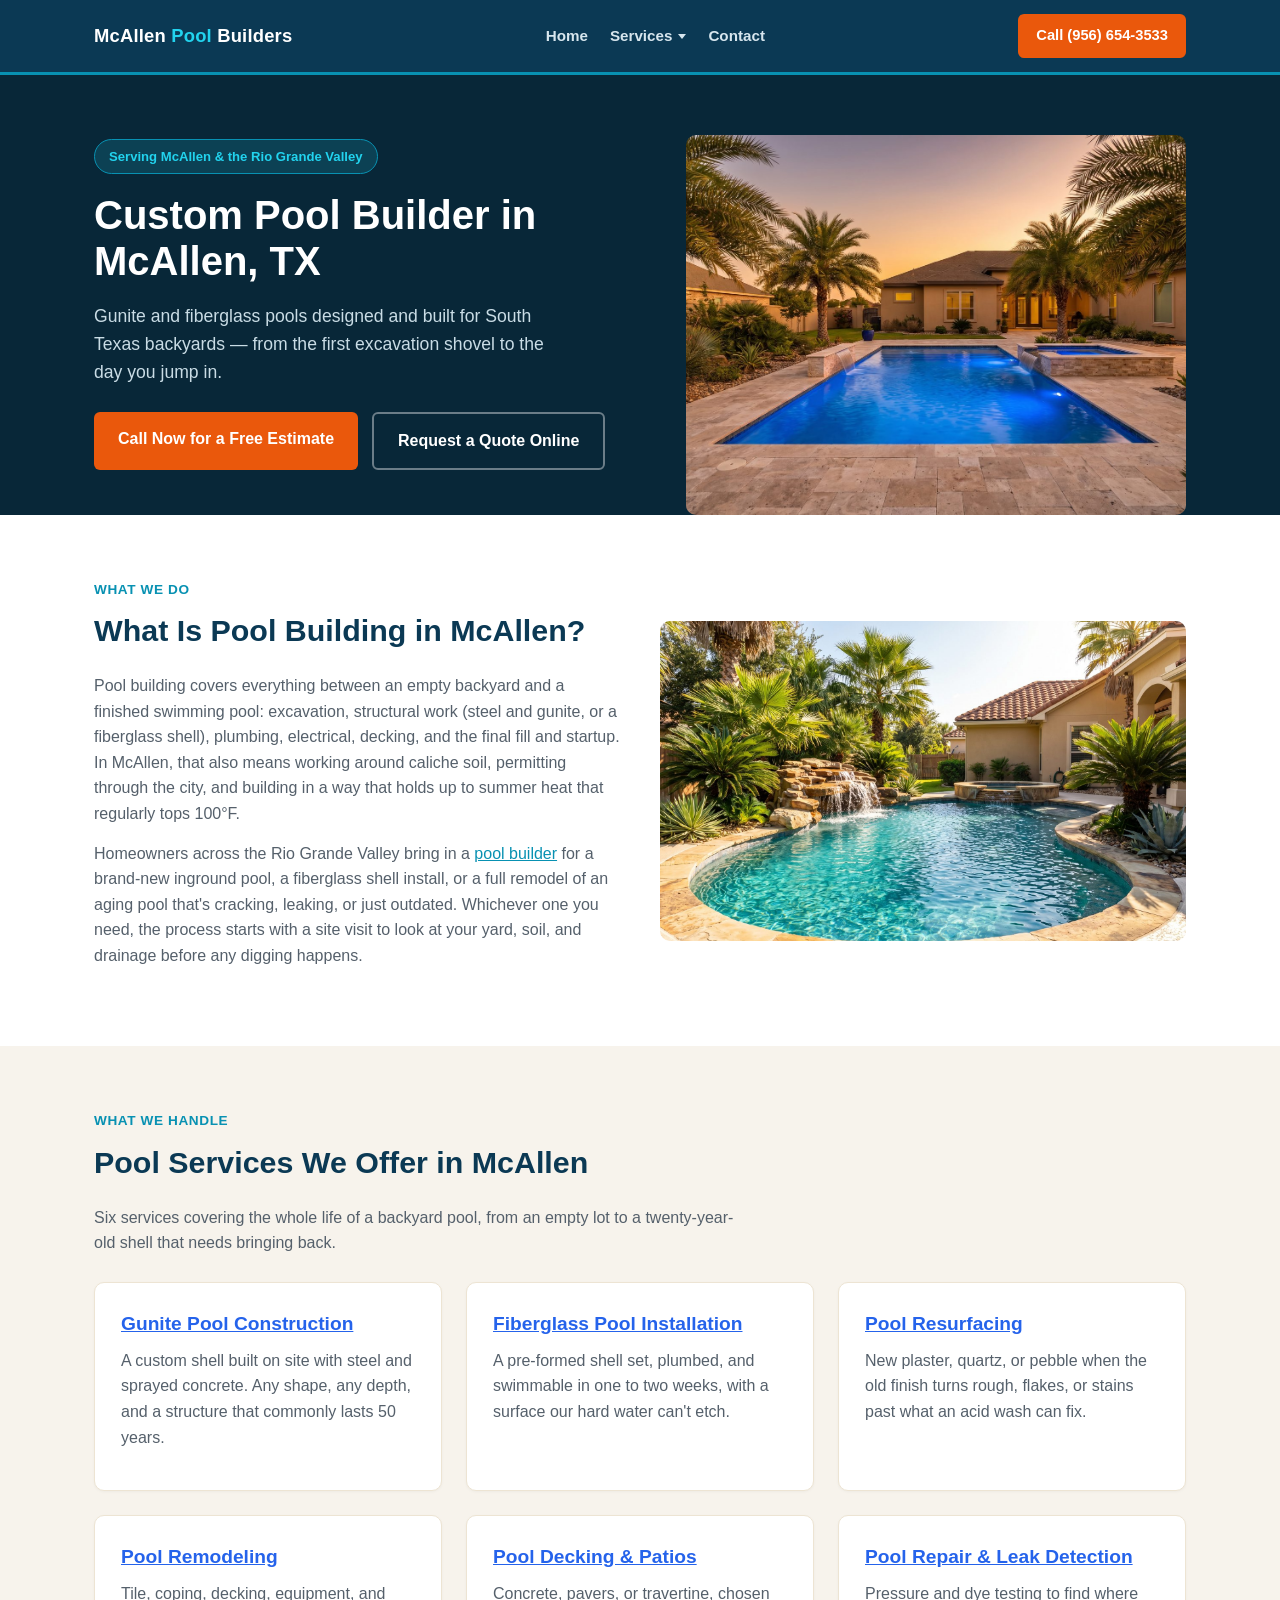
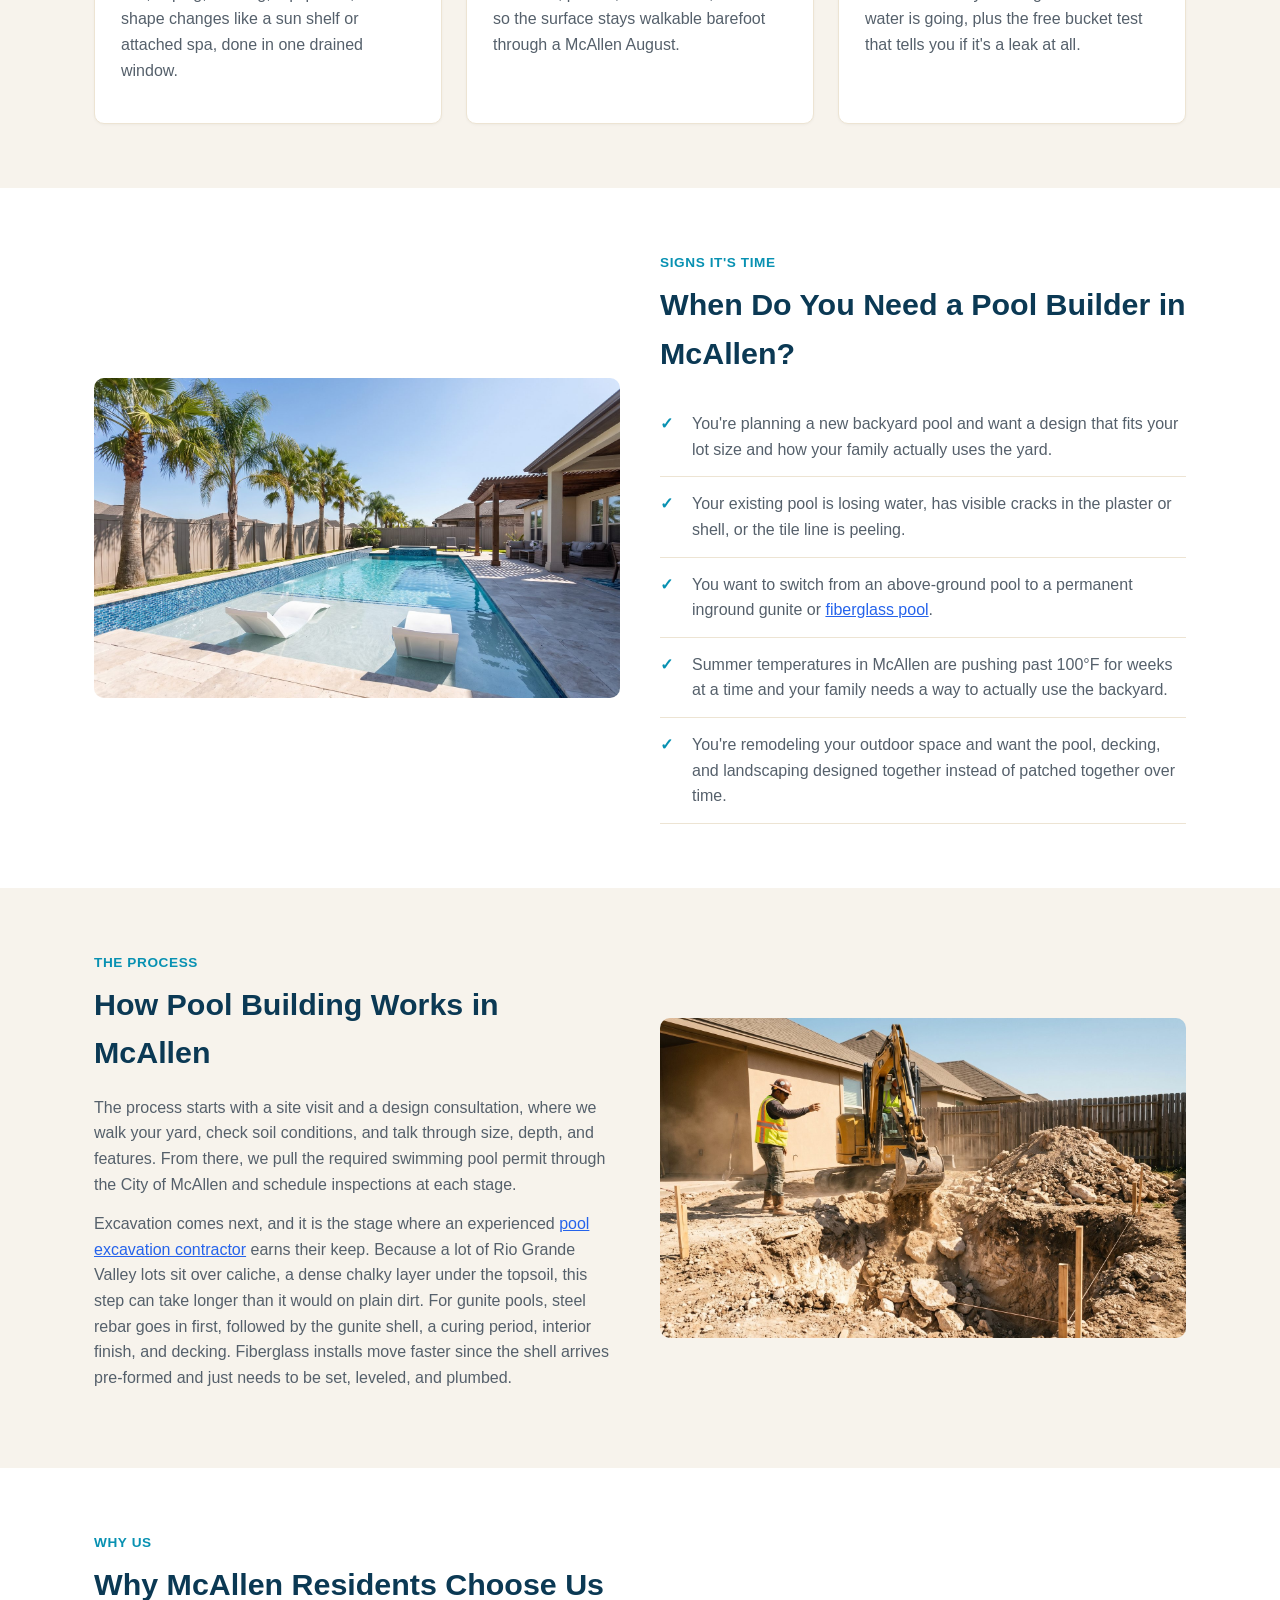
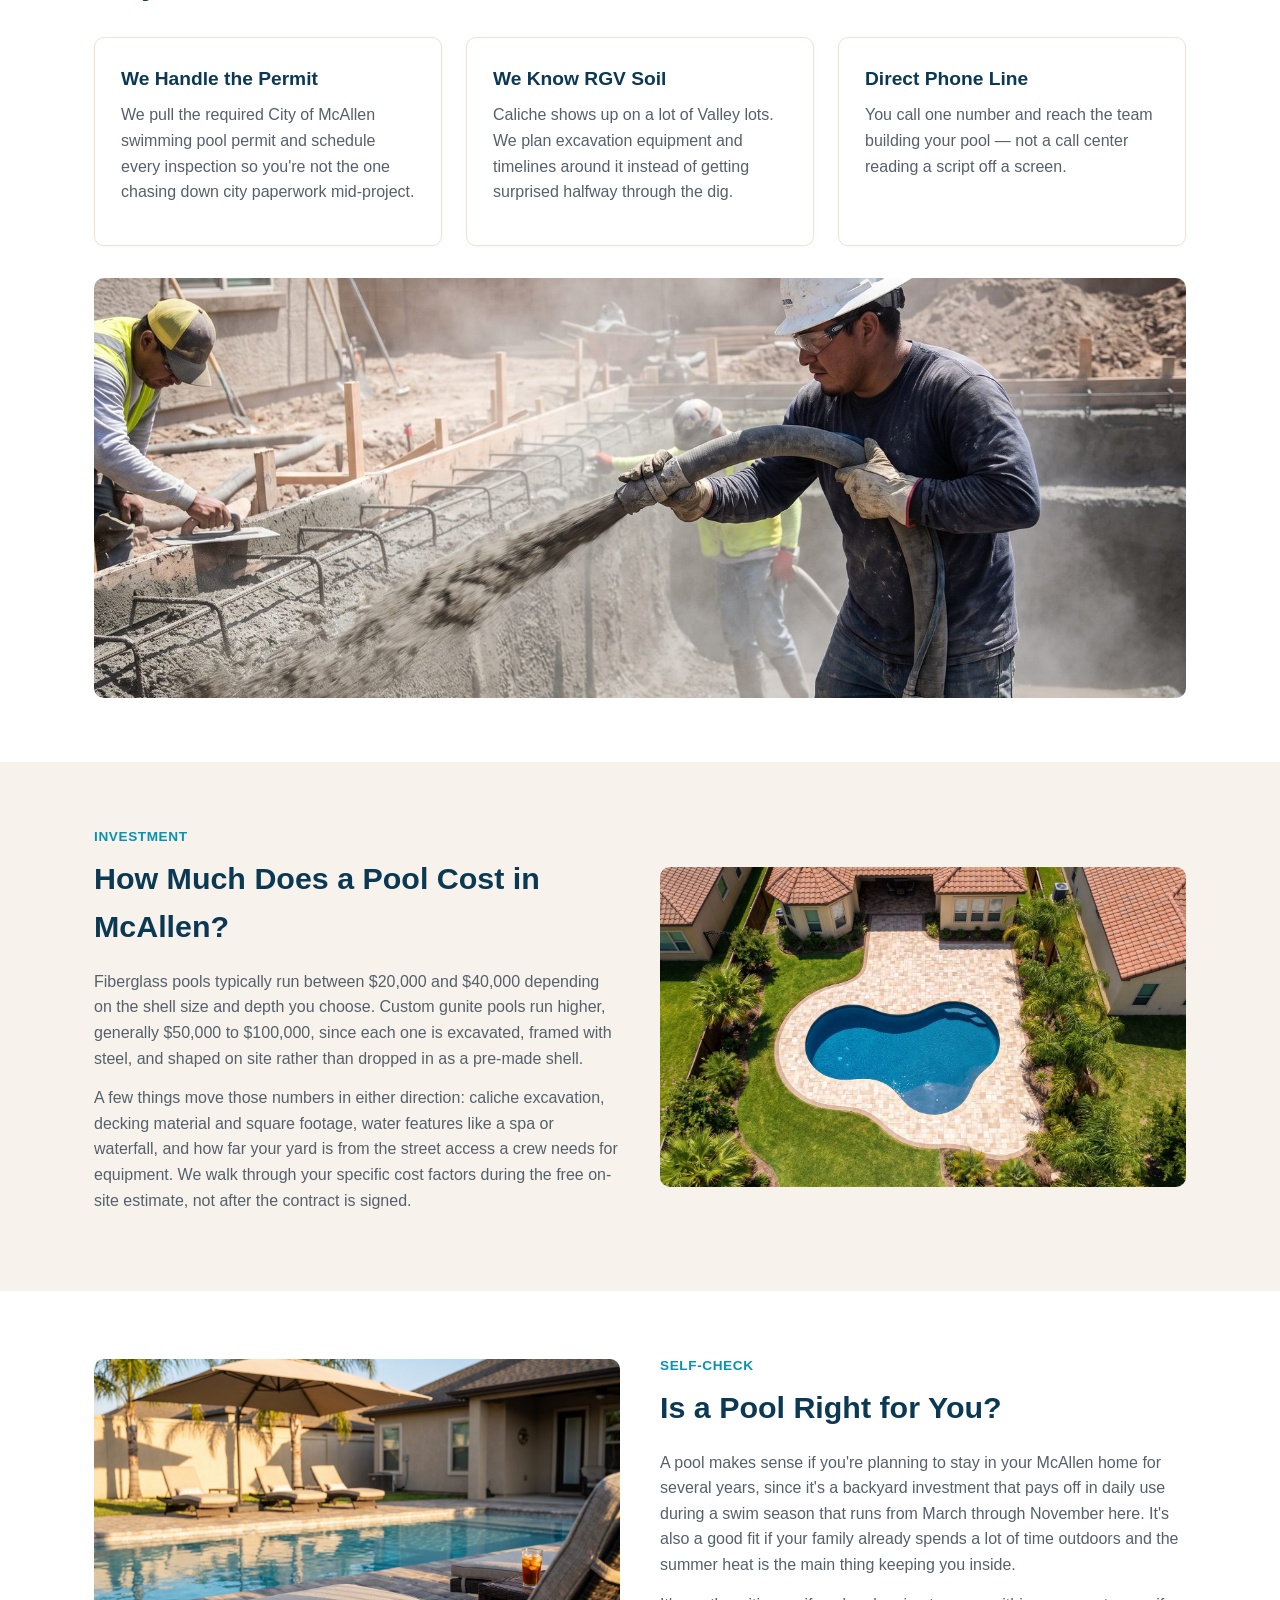
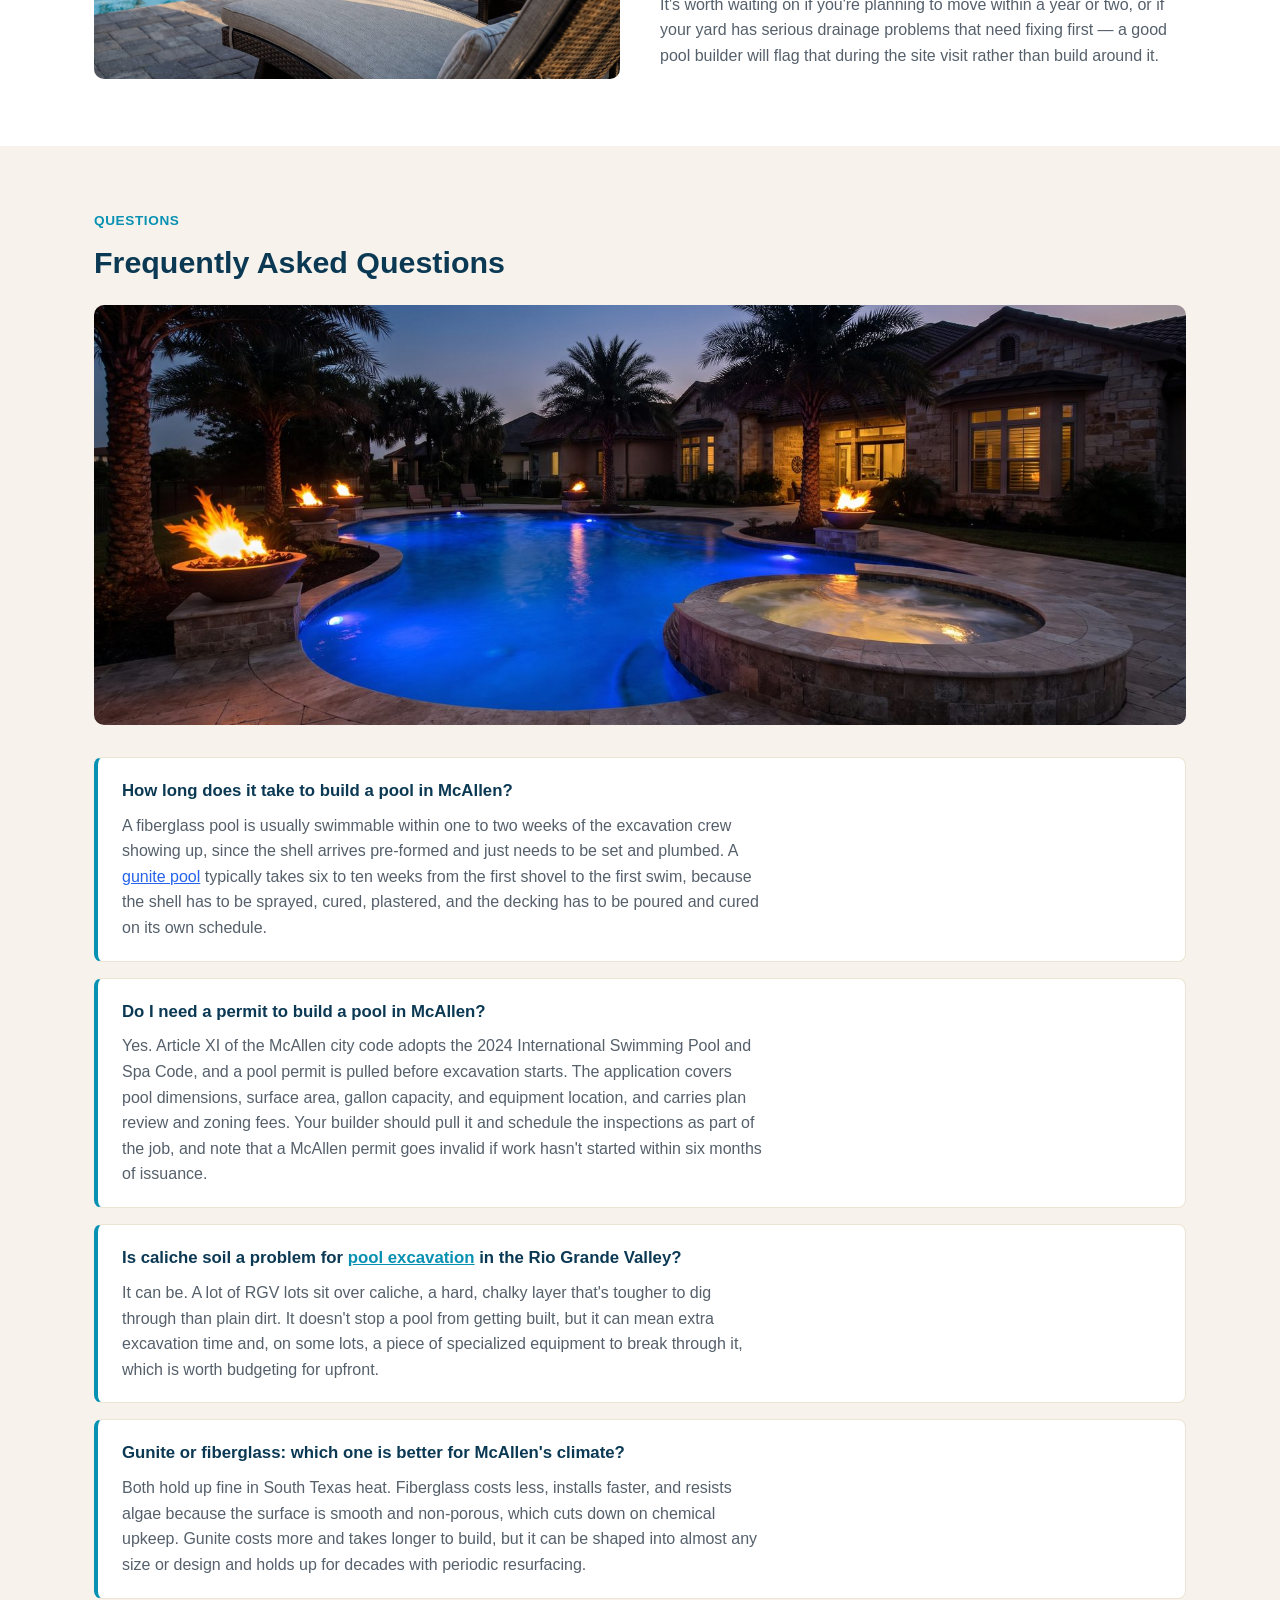
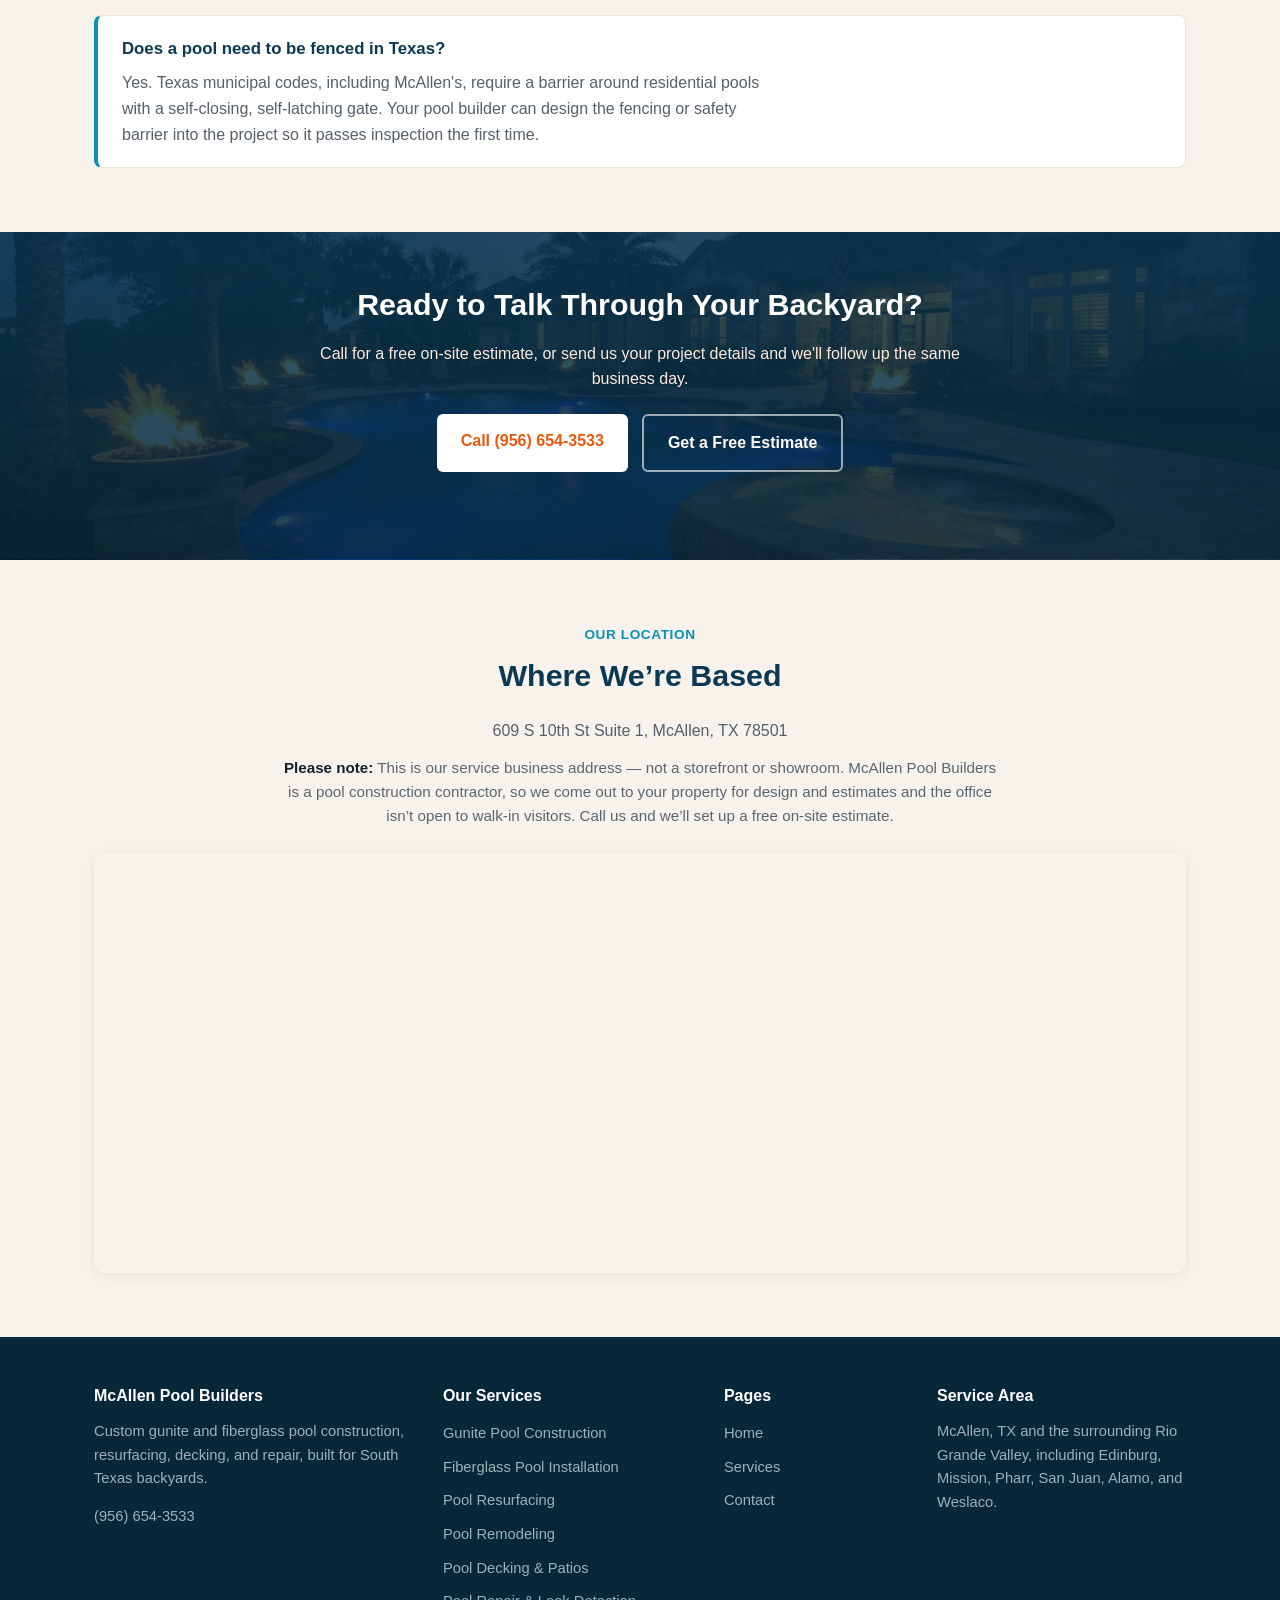
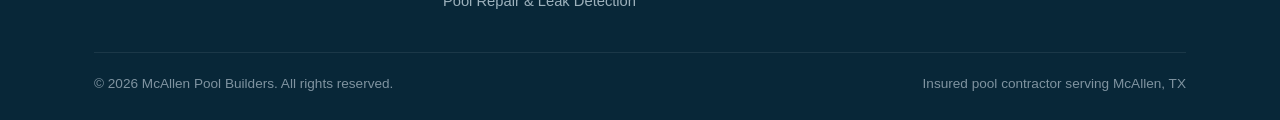
<file: index.html>
<!DOCTYPE html>

<html lang="en">
<head>
<link href="https://www.mcallenpoolbuilders.com/" rel="canonical"/>
<meta charset="utf-8"/>
<meta content="width=device-width, initial-scale=1.0" name="viewport"/>
<meta content="3usnAA2Hc35Qdj6KDBo5ALiQiFgTye6iGPglAsky8vU" name="google-site-verification">
<title>Pool Builder in McAllen, TX | Gunite &amp; Fiberglass Pools</title>
<meta content="Custom pool builder in McAllen, TX. Gunite and fiberglass pools built for South Texas heat. Call for a free on-site estimate today." name="description"/>
<link href="styles.css" rel="stylesheet"/>
<script type="application/ld+json">
{
  "@context": "https://schema.org",
  "@type": "LocalBusiness",
  "name": "McAllen Pool Builders",
  "telephone": "+19566543533",
  "address": {
    "@type": "PostalAddress",
    "addressLocality": "McAllen",
    "addressRegion": "TX",
    "addressCountry": "US"
  },
  "areaServed": "McAllen, TX",
  "description": "Custom gunite and fiberglass pool builder in McAllen, TX",
  "openingHours": "Mo-Fr 08:00-18:00"
}
</script>
<script type="application/ld+json">
{
  "@context": "https://schema.org",
  "@type": "FAQPage",
  "mainEntity": [
    {
      "@type": "Question",
      "name": "How long does it take to build a pool in McAllen?",
      "acceptedAnswer": { "@type": "Answer", "text": "A fiberglass pool is usually swimmable within one to two weeks of the excavation crew showing up, since the shell arrives pre-formed and just needs to be set and plumbed. A gunite pool typically takes six to ten weeks from the first shovel to the first swim, because the shell has to be sprayed, cured, plastered, and the decking has to be poured and cured on its own schedule." }
    },
    {
      "@type": "Question",
      "name": "Do I need a permit to build a pool in McAllen?",
      "acceptedAnswer": { "@type": "Answer", "text": "Yes. Article XI of the McAllen city code adopts the 2024 International Swimming Pool and Spa Code, and a pool permit is pulled before excavation starts. The application covers pool dimensions, surface area, gallon capacity, and equipment location, and carries plan review and zoning fees. Your builder should pull it and schedule the inspections as part of the job, and note that a McAllen permit goes invalid if work hasn't started within six months of issuance." }
    },
    {
      "@type": "Question",
      "name": "Is caliche soil a problem for pool excavation in the Rio Grande Valley?",
      "acceptedAnswer": { "@type": "Answer", "text": "It can be. A lot of RGV lots sit over caliche, a hard, chalky layer that's tougher to dig through than plain dirt. It doesn't stop a pool from getting built, but it can mean extra excavation time and, on some lots, a piece of specialized equipment to break through it, which is worth budgeting for upfront." }
    },
    {
      "@type": "Question",
      "name": "Gunite or fiberglass: which one is better for McAllen's climate?",
      "acceptedAnswer": { "@type": "Answer", "text": "Both hold up fine in South Texas heat. Fiberglass costs less, installs faster, and resists algae because the surface is smooth and non-porous, which cuts down on chemical upkeep. Gunite costs more and takes longer to build, but it can be shaped into almost any size or design and holds up for decades with periodic resurfacing." }
    },
    {
      "@type": "Question",
      "name": "Does a pool need to be fenced in Texas?",
      "acceptedAnswer": { "@type": "Answer", "text": "Yes. Texas municipal codes, including McAllen's, require a barrier around residential pools with a self-closing, self-latching gate. Your pool builder can design the fencing or safety barrier into the project so it passes inspection the first time." }
    },
    {
      "@type": "Question",
      "name": "How much does a pool cost in McAllen?",
      "acceptedAnswer": { "@type": "Answer", "text": "Fiberglass pools generally run in the $20,000 to $40,000 range depending on size and depth. Custom gunite pools run higher, typically $50,000 to $100,000, since every shell is poured and shaped on site. Decking, water features, and lot conditions like caliche can move either number up or down." }
    }
  ]
}
</script>
</meta></head>
<body>
<nav class="site-nav">
<div class="nav-inner">
<a class="nav-logo" href="/">McAllen <span>Pool</span> Builders</a>
<ul class="nav-links">
<li><a href="/">Home</a></li>
<li class="has-dropdown">
<a href="services.html">Services</a>
<div class="dropdown-menu">
<ul class="dropdown-menu-list">
<li><a href="gunite-pool-construction-mcallen.html">Gunite Pool Construction</a></li>
<li><a href="fiberglass-pool-installation-mcallen.html">Fiberglass Pool Installation</a></li>
<li><a href="pool-resurfacing-mcallen.html">Pool Resurfacing &amp; Replastering</a></li>
<li><a href="pool-remodeling-mcallen.html">Pool Remodeling</a></li>
<li><a href="pool-decking-mcallen.html">Pool Decking &amp; Patios</a></li>
<li><a href="pool-leak-detection-mcallen.html">Pool Repair &amp; Leak Detection</a></li>
</ul>
</div>
</li>
<li><a href="contact.html">Contact</a></li>
</ul>
<a class="nav-cta" href="tel:+19566543533">Call (956) 654-3533</a>
</div>
</nav>
<header class="hero">
<div class="container hero-grid">
<div>
<span class="hero-badge">Serving McAllen &amp; the Rio Grande Valley</span>
<h1>Custom Pool Builder in McAllen, TX</h1>
<p class="lead">Gunite and fiberglass pools designed and built for South Texas backyards — from the first excavation shovel to the day you jump in.</p>
<div class="hero-ctas">
<a class="btn btn-primary" href="tel:+19566543533">Call Now for a Free Estimate</a>
<a class="btn btn-secondary" href="contact.html">Request a Quote Online</a>
</div>
</div>
<div class="hero-image">
<img alt="Custom gunite pool with a raised spa built by a McAllen pool builder in a Rio Grande Valley backyard at sunset" src="images/custom-pool-mcallen-hero.jpg" width="1600" height="893" fetchpriority="high" decoding="async"/>
</div>
</div>
</header>
<section class="section-white">
<div class="container two-col">
<div>
<span class="eyebrow">What We Do</span>
<h2>What Is Pool Building in McAllen?</h2>
<p>Pool building covers everything between an empty backyard and a finished swimming pool: excavation, structural work (steel and gunite, or a fiberglass shell), plumbing, electrical, decking, and the final fill and startup. In McAllen, that also means working around caliche soil, permitting through the city, and building in a way that holds up to summer heat that regularly tops 100°F.</p>
<p>Homeowners across the Rio Grande Valley bring in a <a href="https://poolbuildersasheville.com/">pool builder</a> for a brand-new inground pool, a fiberglass shell install, or a full remodel of an aging pool that's cracking, leaking, or just outdated. Whichever one you need, the process starts with a site visit to look at your yard, soil, and drainage before any digging happens.</p>
</div>
<div>
<img alt="Custom freeform pool with a rock waterfall and attached spa built in McAllen, TX" src="images/custom-pool-waterfall-spa-mcallen.jpg" width="1600" height="1073" loading="lazy" decoding="async"/>
</div>
</div>
</section>
<section class="section-sand">
<div class="container">
<span class="eyebrow">What We Handle</span>
<h2>Pool Services We Offer in McAllen</h2>
<p>Six services covering the whole life of a backyard pool, from an empty lot to a twenty-year-old shell that needs bringing back.</p>
<div class="card-grid" style="margin-top:26px;">
<div class="card">
<h3><a href="gunite-pool-construction-mcallen.html" style="color: #2563eb; text-decoration: underline;">Gunite Pool Construction</a></h3>
<p>A custom shell built on site with steel and sprayed concrete. Any shape, any depth, and a structure that commonly lasts 50 years.</p>
</div>
<div class="card">
<h3><a href="https://birminghampoolpros.com/" style="color: #2563eb; text-decoration: underline;">Fiberglass Pool Installation</a></h3>
<p>A pre-formed shell set, plumbed, and swimmable in one to two weeks, with a surface our hard water can't etch.</p>
</div>
<div class="card">
<h3><a href="pool-resurfacing-mcallen.html" style="color: #2563eb; text-decoration: underline;">Pool Resurfacing</a></h3>
<p>New plaster, quartz, or pebble when the old finish turns rough, flakes, or stains past what an acid wash can fix.</p>
</div>
<div class="card">
<h3><a href="pool-remodeling-mcallen.html" style="color: #2563eb; text-decoration: underline;">Pool Remodeling</a></h3>
<p>Tile, coping, decking, equipment, and shape changes like a sun shelf or attached spa, done in one drained window.</p>
</div>
<div class="card">
<h3><a href="pool-decking-mcallen.html" style="color: #2563eb; text-decoration: underline;">Pool Decking &amp; Patios</a></h3>
<p>Concrete, pavers, or travertine, chosen so the surface stays walkable barefoot through a McAllen August.</p>
</div>
<div class="card">
<h3><a href="pool-leak-detection-mcallen.html" style="color: #2563eb; text-decoration: underline;">Pool Repair &amp; Leak Detection</a></h3>
<p>Pressure and dye testing to find where water is going, plus the free bucket test that tells you if it's a leak at all.</p>
</div>
</div>
</div>
</section>
<section class="section-white">
<div class="container two-col">
<div>
<img alt="Modern custom pool with a tanning ledge sun shelf and travertine deck at a McAllen home" src="images/custom-pool-sun-shelf-mcallen.jpg" width="1600" height="1073" loading="lazy" decoding="async"/>
</div>
<div>
<span class="eyebrow">Signs It's Time</span>
<h2>When Do You Need a Pool Builder in McAllen?</h2>
<ul class="trigger-list">
<li>You're planning a new backyard pool and want a design that fits your lot size and how your family actually uses the yard.</li>
<li>Your existing pool is losing water, has visible cracks in the plaster or shell, or the tile line is peeling.</li>
<li>You want to switch from an above-ground pool to a permanent inground gunite or <a href="fiberglass-pool-installation-mcallen.html" style="color: #2563eb; text-decoration: underline;">fiberglass pool</a>.</li>
<li>Summer temperatures in McAllen are pushing past 100°F for weeks at a time and your family needs a way to actually use the backyard.</li>
<li>You're remodeling your outdoor space and want the pool, decking, and landscaping designed together instead of patched together over time.</li>
</ul>
</div>
</div>
</section>
<section class="section-sand">
<div class="container two-col">
<div>
<span class="eyebrow">The Process</span>
<h2>How Pool Building Works in McAllen</h2>
<p>The process starts with a site visit and a design consultation, where we walk your yard, check soil conditions, and talk through size, depth, and features. From there, we pull the required swimming pool permit through the City of McAllen and schedule inspections at each stage.</p>
<p>Excavation comes next, and it is the stage where an experienced <a href="https://www.flemingtonexcavation.com/" style="color: #2563eb; text-decoration: underline;">pool excavation contractor</a> earns their keep. Because a lot of Rio Grande Valley lots sit over caliche, a dense chalky layer under the topsoil, this step can take longer than it would on plain dirt. For gunite pools, steel rebar goes in first, followed by the gunite shell, a curing period, interior finish, and decking. Fiberglass installs move faster since the shell arrives pre-formed and just needs to be set, leveled, and plumbed.</p>
</div>
<div>
<img alt="Pool builder crew excavating a swimming pool through caliche soil in a McAllen backyard" src="images/pool-contractors-excavation-mcallen.jpg" width="1600" height="1073" loading="lazy" decoding="async"/>
</div>
</div>
</section>
<section class="section-white">
<div class="container">
<span class="eyebrow">Why Us</span>
<h2>Why McAllen Residents Choose Us</h2>
<div class="card-grid" style="margin-bottom:32px;">
<div class="card">
<h3>We Handle the Permit</h3>
<p>We pull the required City of McAllen swimming pool permit and schedule every inspection so you're not the one chasing down city paperwork mid-project.</p>
</div>
<div class="card">
<h3>We Know RGV Soil</h3>
<p>Caliche shows up on a lot of Valley lots. We plan excavation equipment and timelines around it instead of getting surprised halfway through the dig.</p>
</div>
<div class="card">
<h3>Direct Phone Line</h3>
<p>You call one number and reach the team building your pool — not a call center reading a script off a screen.</p>
</div>
</div>
<img alt="McAllen pool contractor spraying gunite into a new swimming pool shell" src="images/pool-contractor-spraying-gunite-mcallen.jpg" width="1600" height="1073" loading="lazy" decoding="async" style="border-radius:10px; width:100%; max-height:420px; object-fit:cover;"/>
</div>
</section>
<section class="section-sand">
<div class="container two-col">
<div>
<span class="eyebrow">Investment</span>
<h2>How Much Does a Pool Cost in McAllen?</h2>
<p>Fiberglass pools typically run between $20,000 and $40,000 depending on the shell size and depth you choose. Custom gunite pools run higher, generally $50,000 to $100,000, since each one is excavated, framed with steel, and shaped on site rather than dropped in as a pre-made shell.</p>
<p>A few things move those numbers in either direction: caliche excavation, decking material and square footage, water features like a spa or waterfall, and how far your yard is from the street access a crew needs for equipment. We walk through your specific cost factors during the free on-site estimate, not after the contract is signed.</p>
</div>
<div>
<img alt="Aerial view of a finished custom pool and paver deck at a McAllen, TX home" src="images/custom-pool-aerial-mcallen.jpg" width="1600" height="893" loading="lazy" decoding="async"/>
</div>
</div>
</section>
<section class="section-white">
<div class="container two-col">
<div>
<img alt="Paver pool deck with lounge chairs beside a custom pool in McAllen, TX" src="images/pool-deck-patio-mcallen.jpg" width="1600" height="1073" loading="lazy" decoding="async"/>
</div>
<div>
<span class="eyebrow">Self-Check</span>
<h2>Is a Pool Right for You?</h2>
<p>A pool makes sense if you're planning to stay in your McAllen home for several years, since it's a backyard investment that pays off in daily use during a swim season that runs from March through November here. It's also a good fit if your family already spends a lot of time outdoors and the summer heat is the main thing keeping you inside.</p>
<p>It's worth waiting on if you're planning to move within a year or two, or if your yard has serious drainage problems that need fixing first — a good pool builder will flag that during the site visit rather than build around it.</p>
</div>
</div>
</section>
<section class="section-sand">
<div class="container">
<span class="eyebrow">Questions</span>
<h2>Frequently Asked Questions</h2>
<img alt="Custom McAllen pool lit at twilight with a raised spa and fire bowls on the deck" src="images/custom-pool-twilight-mcallen.jpg" width="1600" height="893" loading="lazy" decoding="async" style="border-radius:10px; width:100%; max-height:420px; object-fit:cover; margin-bottom:32px;"/>
<div class="faq-grid">
<div class="faq-card">
<h3>How long does it take to build a pool in McAllen?</h3>
<p>A fiberglass pool is usually swimmable within one to two weeks of the excavation crew showing up, since the shell arrives pre-formed and just needs to be set and plumbed. A <a href="gunite-pool-construction-mcallen.html" style="color: #2563eb; text-decoration: underline;">gunite pool</a> typically takes six to ten weeks from the first shovel to the first swim, because the shell has to be sprayed, cured, plastered, and the decking has to be poured and cured on its own schedule.</p>
</div>
<div class="faq-card">
<h3>Do I need a permit to build a pool in McAllen?</h3>
<p>Yes. Article XI of the McAllen city code adopts the 2024 International Swimming Pool and Spa Code, and a pool permit is pulled before excavation starts. The application covers pool dimensions, surface area, gallon capacity, and equipment location, and carries plan review and zoning fees. Your builder should pull it and schedule the inspections as part of the job, and note that a McAllen permit goes invalid if work hasn't started within six months of issuance.</p>
</div>
<div class="faq-card">
<h3>Is caliche soil a problem for <a href="https://www.belvidereexcavation.com/">pool excavation</a> in the Rio Grande Valley?</h3>
<p>It can be. A lot of RGV lots sit over caliche, a hard, chalky layer that's tougher to dig through than plain dirt. It doesn't stop a pool from getting built, but it can mean extra excavation time and, on some lots, a piece of specialized equipment to break through it, which is worth budgeting for upfront.</p>
</div>
<div class="faq-card">
<h3>Gunite or fiberglass: which one is better for McAllen's climate?</h3>
<p>Both hold up fine in South Texas heat. Fiberglass costs less, installs faster, and resists algae because the surface is smooth and non-porous, which cuts down on chemical upkeep. Gunite costs more and takes longer to build, but it can be shaped into almost any size or design and holds up for decades with periodic resurfacing.</p>
</div>
<div class="faq-card">
<h3>Does a pool need to be fenced in Texas?</h3>
<p>Yes. Texas municipal codes, including McAllen's, require a barrier around residential pools with a self-closing, self-latching gate. Your pool builder can design the fencing or safety barrier into the project so it passes inspection the first time.</p>
</div>
</div>
</div>
</section>
<section class="cta-banner" style="background-image: linear-gradient(rgba(11,57,84,0.82), rgba(8,39,56,0.88)), url('images/custom-pool-twilight-mcallen.jpg'); background-size: cover; background-position: center;">
<div class="container">
<h2>Ready to Talk Through Your Backyard?</h2>
<p>Call for a free on-site estimate, or send us your project details and we'll follow up the same business day.</p>
<div class="hero-ctas" style="justify-content:center;">
<a class="btn" href="tel:+19566543533" style="background:#fff;color:#ea580c;">Call (956) 654-3533</a>
<a class="btn btn-secondary" href="contact.html">Get a Free Estimate</a>
</div>
</div>
</section>
<!-- MAP / LOCATION -->
<section class="section-sand">
<div class="container" style="text-align:center;">
<span class="eyebrow">Our Location</span>
<h2>Where We&rsquo;re Based</h2>
<p style="margin:0 auto 12px;">609 S 10th St Suite 1, McAllen, TX 78501</p>
<p style="max-width:720px;margin:0 auto 24px;font-size:0.95rem;color:#5b6570;"><strong style="color:#16202b;">Please note:</strong> This is our service business address &mdash; not a storefront or showroom. McAllen Pool Builders is a pool construction contractor, so we come out to your property for design and estimates and the office isn&rsquo;t open to walk-in visitors. Call us and we&rsquo;ll set up a free on-site estimate.</p>
<div style="border-radius:10px; overflow:hidden; box-shadow:0 2px 12px rgba(0,0,0,0.08);">
<iframe title="Map to McAllen Pool Builders service address, 609 S 10th St Suite 1, McAllen, TX 78501" src="https://www.google.com/maps?q=609%20S%2010th%20St%20Suite%201%2C%20McAllen%2C%20TX%2078501&amp;output=embed" width="100%" height="420" style="border:0; display:block;" loading="lazy" referrerpolicy="no-referrer-when-downgrade" allowfullscreen></iframe>
</div>
</div>
</section>
<footer>
<div class="container">
<div class="footer-grid">
<div>
<h4>McAllen Pool Builders</h4>
<p>Custom gunite and fiberglass pool construction, resurfacing, decking, and repair, built for South Texas backyards.</p>
<p><a href="tel:+19566543533">(956) 654-3533</a></p>
</div>
<div>
<h4>Our Services</h4>
<ul>
<li><a href="gunite-pool-construction-mcallen.html">Gunite Pool Construction</a></li>
<li><a href="fiberglass-pool-installation-mcallen.html">Fiberglass Pool Installation</a></li>
<li><a href="pool-resurfacing-mcallen.html">Pool Resurfacing</a></li>
<li><a href="pool-remodeling-mcallen.html">Pool Remodeling</a></li>
<li><a href="pool-decking-mcallen.html">Pool Decking &amp; Patios</a></li>
<li><a href="pool-leak-detection-mcallen.html">Pool Repair &amp; Leak Detection</a></li>
</ul>
</div>
<div>
<h4>Pages</h4>
<ul>
<li><a href="/">Home</a></li>
<li><a href="services.html">Services</a></li>
<li><a href="contact.html">Contact</a></li>
</ul>
</div>
<div>
<h4>Service Area</h4>
<p>McAllen, TX and the surrounding Rio Grande Valley, including Edinburg, Mission, Pharr, San Juan, Alamo, and Weslaco.</p>
</div>
</div>
<div class="footer-bottom">
<span>© 2026 McAllen Pool Builders. All rights reserved.</span>
<span>Insured pool contractor serving McAllen, TX</span>
</div>
</div>
</footer>
</body>
</html>
</file>
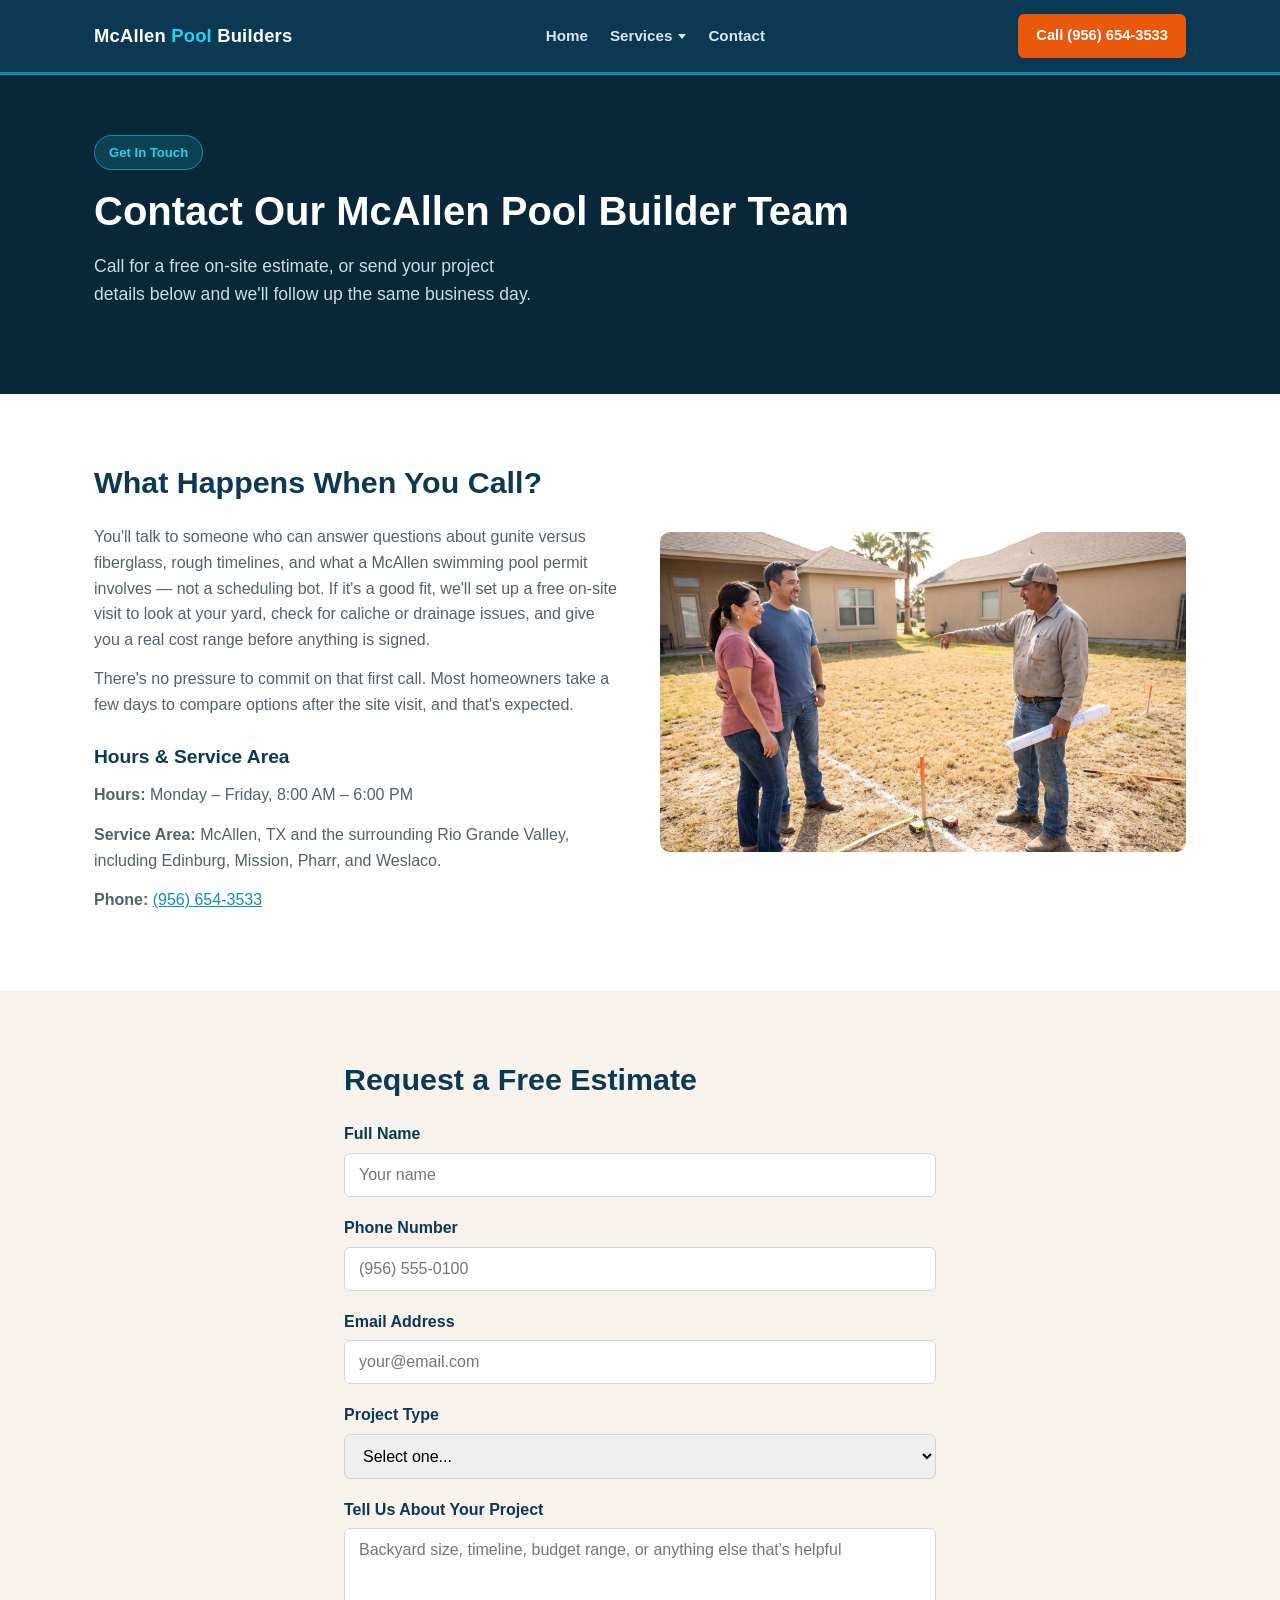
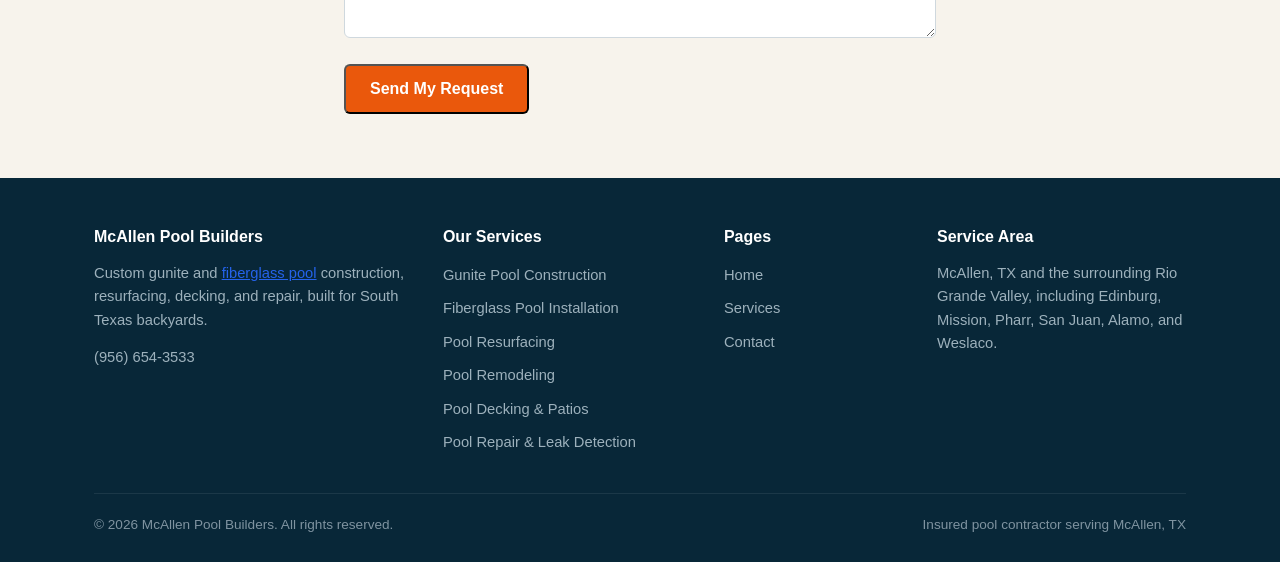
<file: contact.html>
<!DOCTYPE html>

<html lang="en">
<head>
<link href="https://www.mcallenpoolbuilders.com/contact.html" rel="canonical"/>
<meta charset="utf-8"/>
<meta content="width=device-width, initial-scale=1.0" name="viewport"/>
<title>Contact McAllen Pool Builders | Free Estimate</title>
<meta content="Get a free pool building estimate in McAllen, TX. Call (956) 654-3533 or send your project details online." name="description"/>
<link href="styles.css" rel="stylesheet"/>
<script type="application/ld+json">
{
  "@context": "https://schema.org",
  "@type": "LocalBusiness",
  "name": "McAllen Pool Builders",
  "telephone": "+19566543533",
  "address": {
    "@type": "PostalAddress",
    "addressLocality": "McAllen",
    "addressRegion": "TX",
    "addressCountry": "US"
  },
  "areaServed": "McAllen, TX",
  "description": "Custom gunite and fiberglass pool builder in McAllen, TX",
  "openingHours": "Mo-Fr 08:00-18:00"
}
</script>
</head>
<body>
<nav class="site-nav">
<div class="nav-inner">
<a class="nav-logo" href="/">McAllen <span>Pool</span> Builders</a>
<ul class="nav-links">
<li><a href="/">Home</a></li>
<li class="has-dropdown">
<a href="services.html">Services</a>
<div class="dropdown-menu">
<ul class="dropdown-menu-list">
<li><a href="gunite-pool-construction-mcallen.html">Gunite Pool Construction</a></li>
<li><a href="fiberglass-pool-installation-mcallen.html">Fiberglass Pool Installation</a></li>
<li><a href="pool-resurfacing-mcallen.html">Pool Resurfacing &amp; Replastering</a></li>
<li><a href="pool-remodeling-mcallen.html">Pool Remodeling</a></li>
<li><a href="pool-decking-mcallen.html">Pool Decking &amp; Patios</a></li>
<li><a href="pool-leak-detection-mcallen.html">Pool Repair &amp; Leak Detection</a></li>
</ul>
</div>
</li>
<li><a href="contact.html">Contact</a></li>
</ul>
<a class="nav-cta" href="tel:+19566543533">Call (956) 654-3533</a>
</div>
</nav>
<header class="hero" style="padding-bottom: 60px;">
<div class="container">
<span class="hero-badge">Get In Touch</span>
<h1>Contact Our McAllen Pool Builder Team</h1>
<p class="lead">Call for a free on-site estimate, or send your project details below and we'll follow up the same business day.</p>
</div>
</header>
<section class="section-white">
<div class="container two-col">
<div>
<h2>What Happens When You Call?</h2>
<p>You'll talk to someone who can answer questions about gunite versus fiberglass, rough timelines, and what a McAllen swimming pool permit involves — not a scheduling bot. If it's a good fit, we'll set up a free on-site visit to look at your yard, check for caliche or drainage issues, and give you a real cost range before anything is signed.</p>
<p>There's no pressure to commit on that first call. Most homeowners take a few days to compare options after the site visit, and that's expected.</p>
<h3 style="margin-top:24px;">Hours &amp; Service Area</h3>
<p><strong>Hours:</strong> Monday – Friday, 8:00 AM – 6:00 PM</p>
<p><strong>Service Area:</strong> McAllen, TX and the surrounding Rio Grande Valley, including Edinburg, Mission, Pharr, and Weslaco.</p>
<p><strong>Phone:</strong> <a href="tel:+19566543533">(956) 654-3533</a></p>
</div>
<div>
<img alt="McAllen pool builder walking a homeowner&#x27;s backyard during a free on-site pool estimate" src="images/pool-builder-consultation-mcallen.jpg" width="1600" height="1073" loading="lazy" decoding="async"/>
</div>
</div>
</section>
<section class="section-sand">
<div class="container" style="max-width: 640px;">
<h2>Request a Free Estimate</h2>
<form action="https://formspree.io/f/mvzezpne" method="POST">
<input name="_subject" type="hidden" value="New Lead — Pool Builder in McAllen, TX"/>
<div class="form-group">
<label for="name">Full Name</label>
<input id="name" name="name" placeholder="Your name" required="" type="text"/>
</div>
<div class="form-group">
<label for="phone">Phone Number</label>
<input id="phone" name="phone" placeholder="(956) 555-0100" required="" type="tel"/>
</div>
<div class="form-group">
<label for="email">Email Address</label>
<input id="email" name="email" placeholder="your@email.com" type="email"/>
</div>
<div class="form-group">
<label for="project">Project Type</label>
<select id="project" name="project">
<option value="">Select one...</option>
<option value="New gunite pool">New gunite pool</option>
<option value="New fiberglass pool">New fiberglass pool</option>
<option value="Pool remodel or resurfacing">Pool remodel or resurfacing</option>
<option value="Not sure yet">Not sure yet</option>
</select>
</div>
<div class="form-group">
<label for="message">Tell Us About Your Project</label>
<textarea id="message" name="message" placeholder="Backyard size, timeline, budget range, or anything else that's helpful"></textarea>
</div>
<input name="_gotcha" style="display:none" tabindex="-1" type="text"/>
<button class="btn btn-primary" type="submit">Send My Request</button>
</form>
</div>
</section>
<footer>
<div class="container">
<div class="footer-grid">
<div>
<h4>McAllen Pool Builders</h4>
<p>Custom gunite and <a href="fiberglass-pool-installation-mcallen.html" style="color: #2563eb; text-decoration: underline;">fiberglass pool</a> construction, resurfacing, decking, and repair, built for South Texas backyards.</p>
<p><a href="tel:+19566543533">(956) 654-3533</a></p>
</div>
<div>
<h4>Our Services</h4>
<ul>
<li><a href="gunite-pool-construction-mcallen.html">Gunite Pool Construction</a></li>
<li><a href="fiberglass-pool-installation-mcallen.html">Fiberglass Pool Installation</a></li>
<li><a href="pool-resurfacing-mcallen.html">Pool Resurfacing</a></li>
<li><a href="pool-remodeling-mcallen.html">Pool Remodeling</a></li>
<li><a href="pool-decking-mcallen.html">Pool Decking &amp; Patios</a></li>
<li><a href="pool-leak-detection-mcallen.html">Pool Repair &amp; Leak Detection</a></li>
</ul>
</div>
<div>
<h4>Pages</h4>
<ul>
<li><a href="/">Home</a></li>
<li><a href="services.html">Services</a></li>
<li><a href="contact.html">Contact</a></li>
</ul>
</div>
<div>
<h4>Service Area</h4>
<p>McAllen, TX and the surrounding Rio Grande Valley, including Edinburg, Mission, Pharr, San Juan, Alamo, and Weslaco.</p>
</div>
</div>
<div class="footer-bottom">
<span>© 2026 McAllen Pool Builders. All rights reserved.</span>
<span>Insured pool contractor serving McAllen, TX</span>
</div>
</div>
</footer>
</body>
</html>
</file>
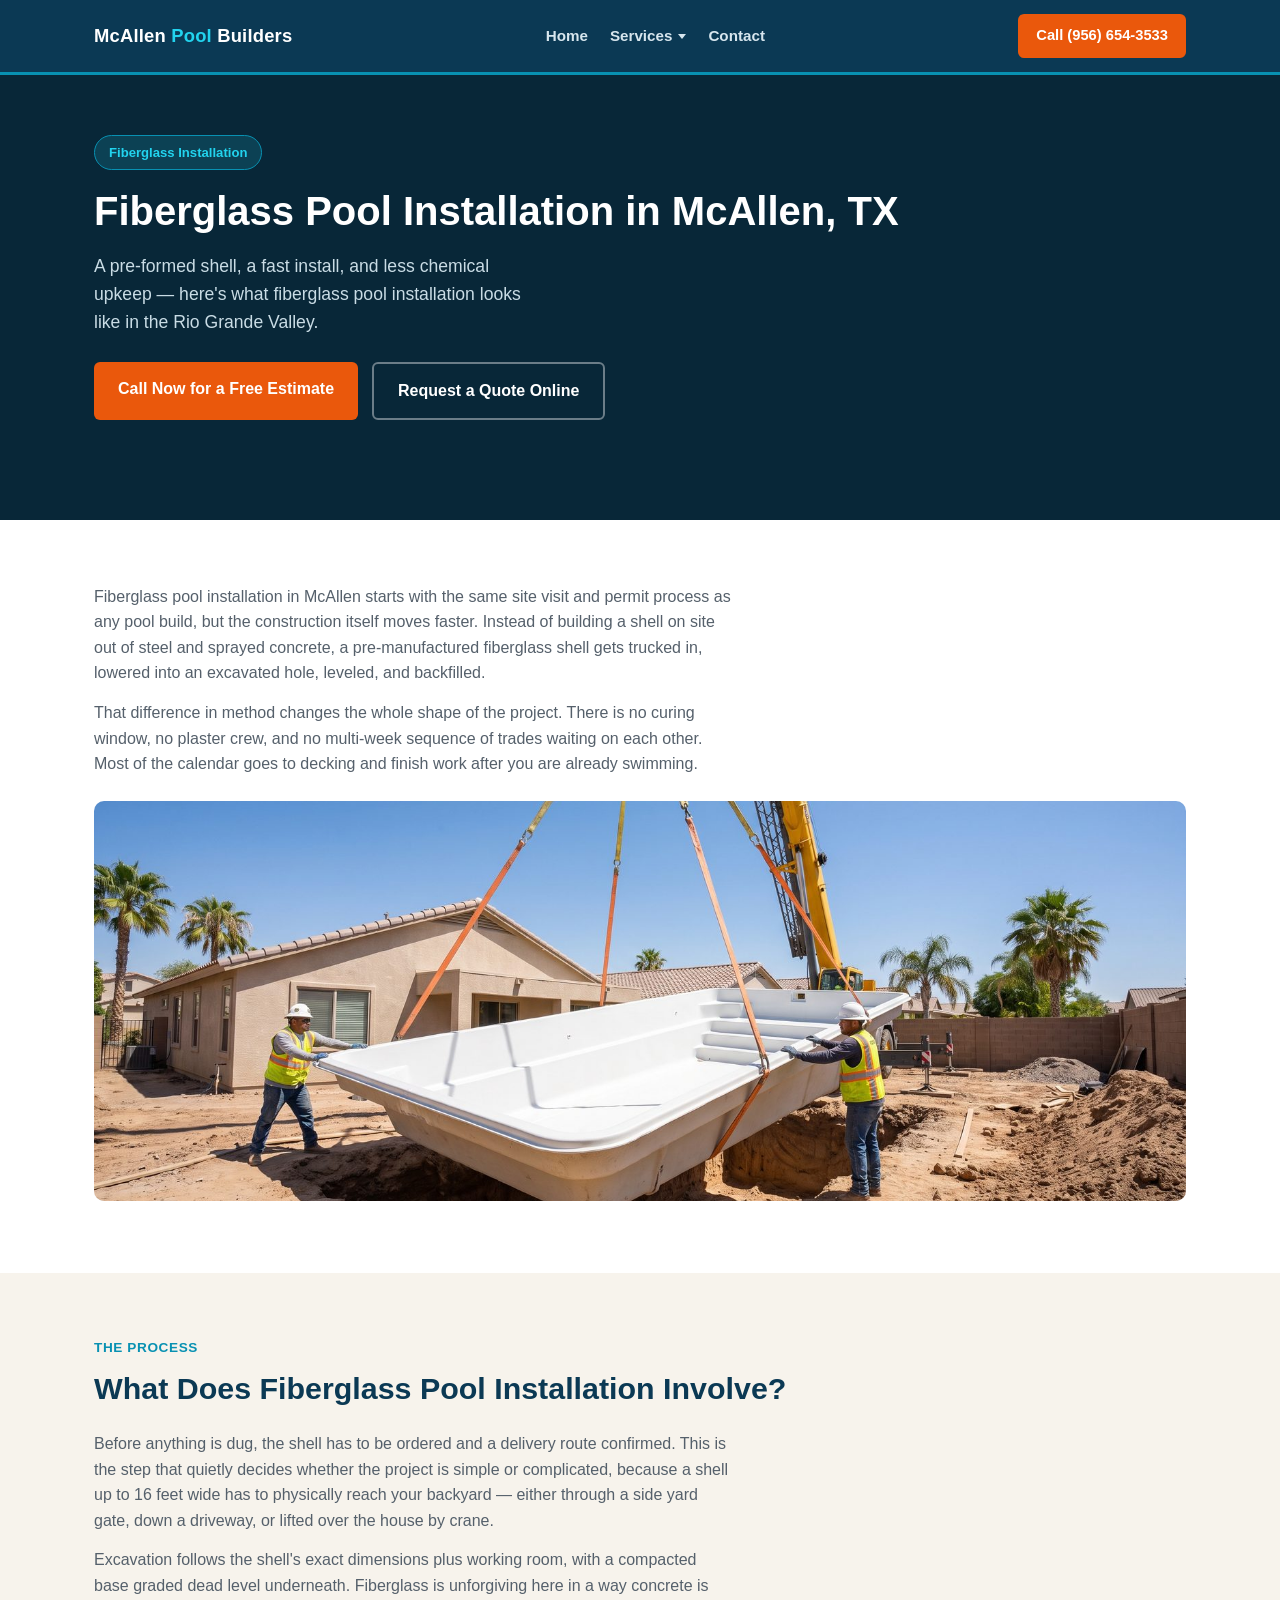
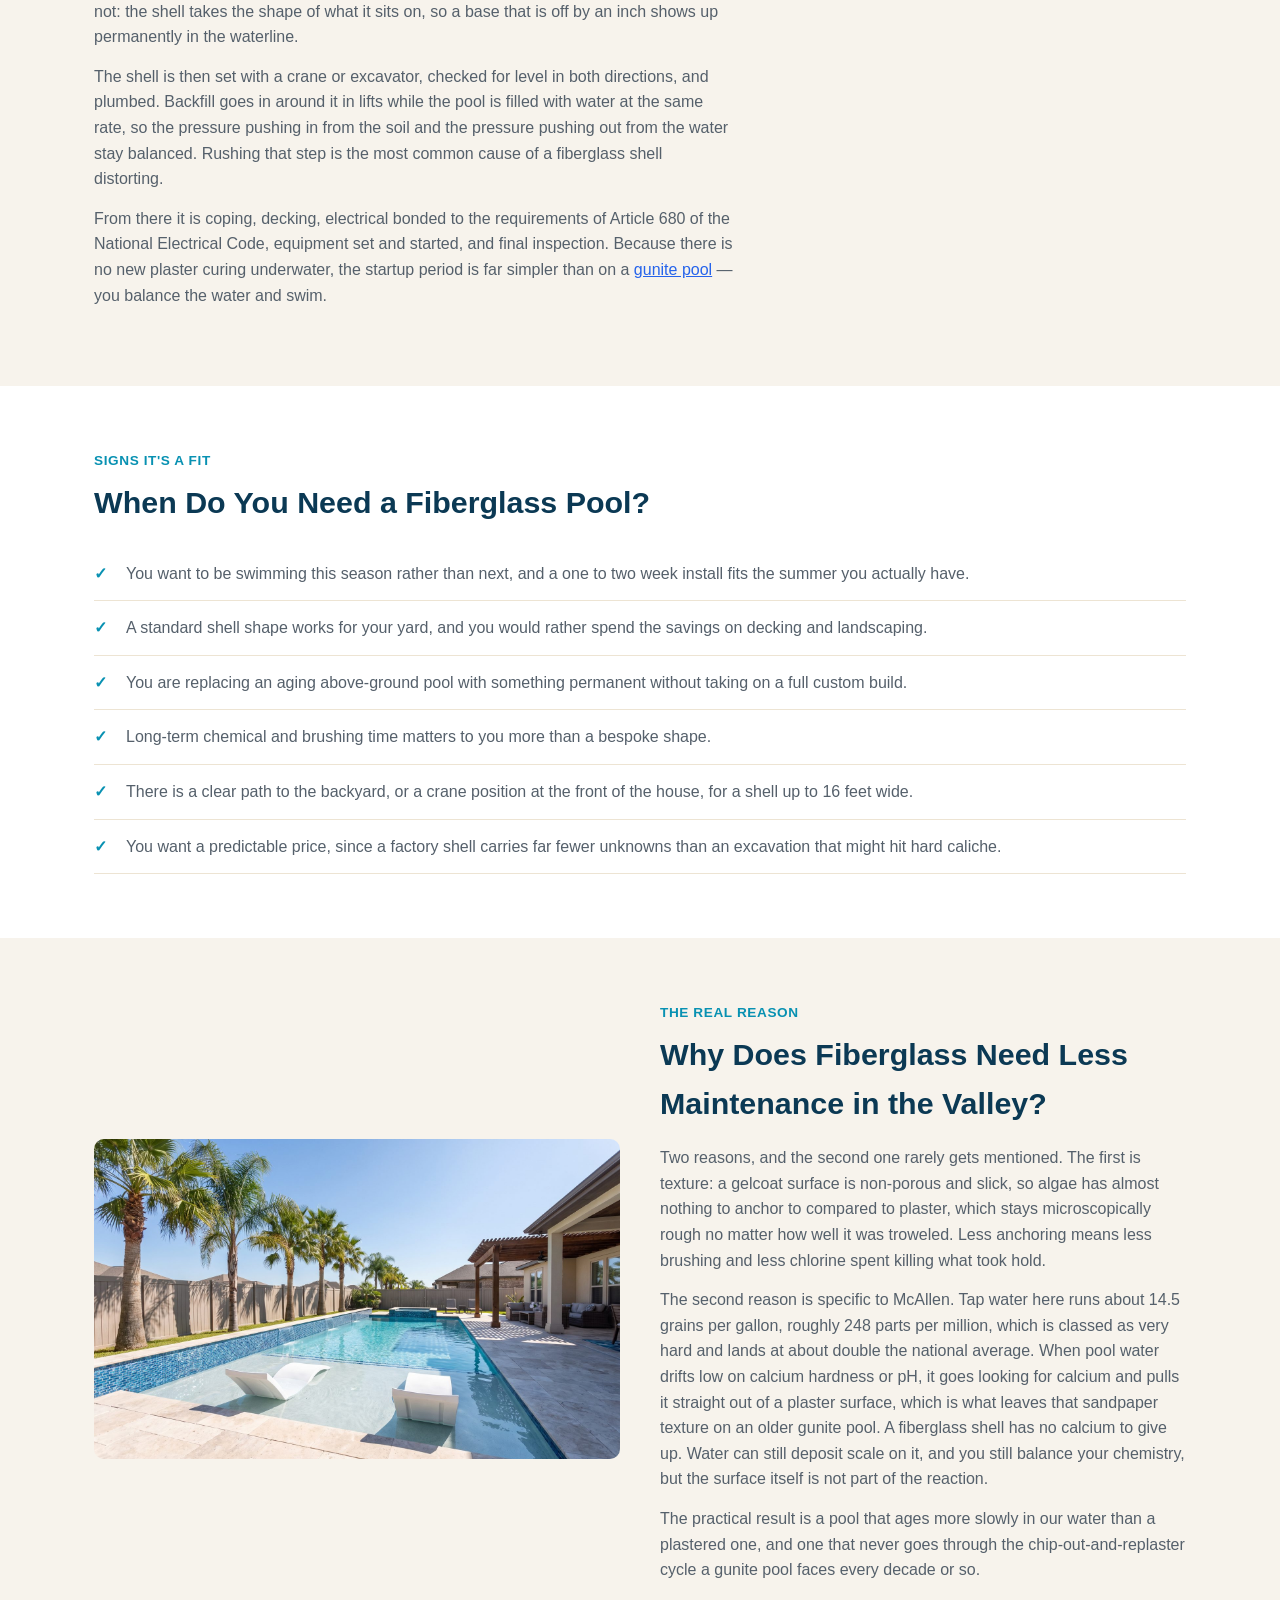
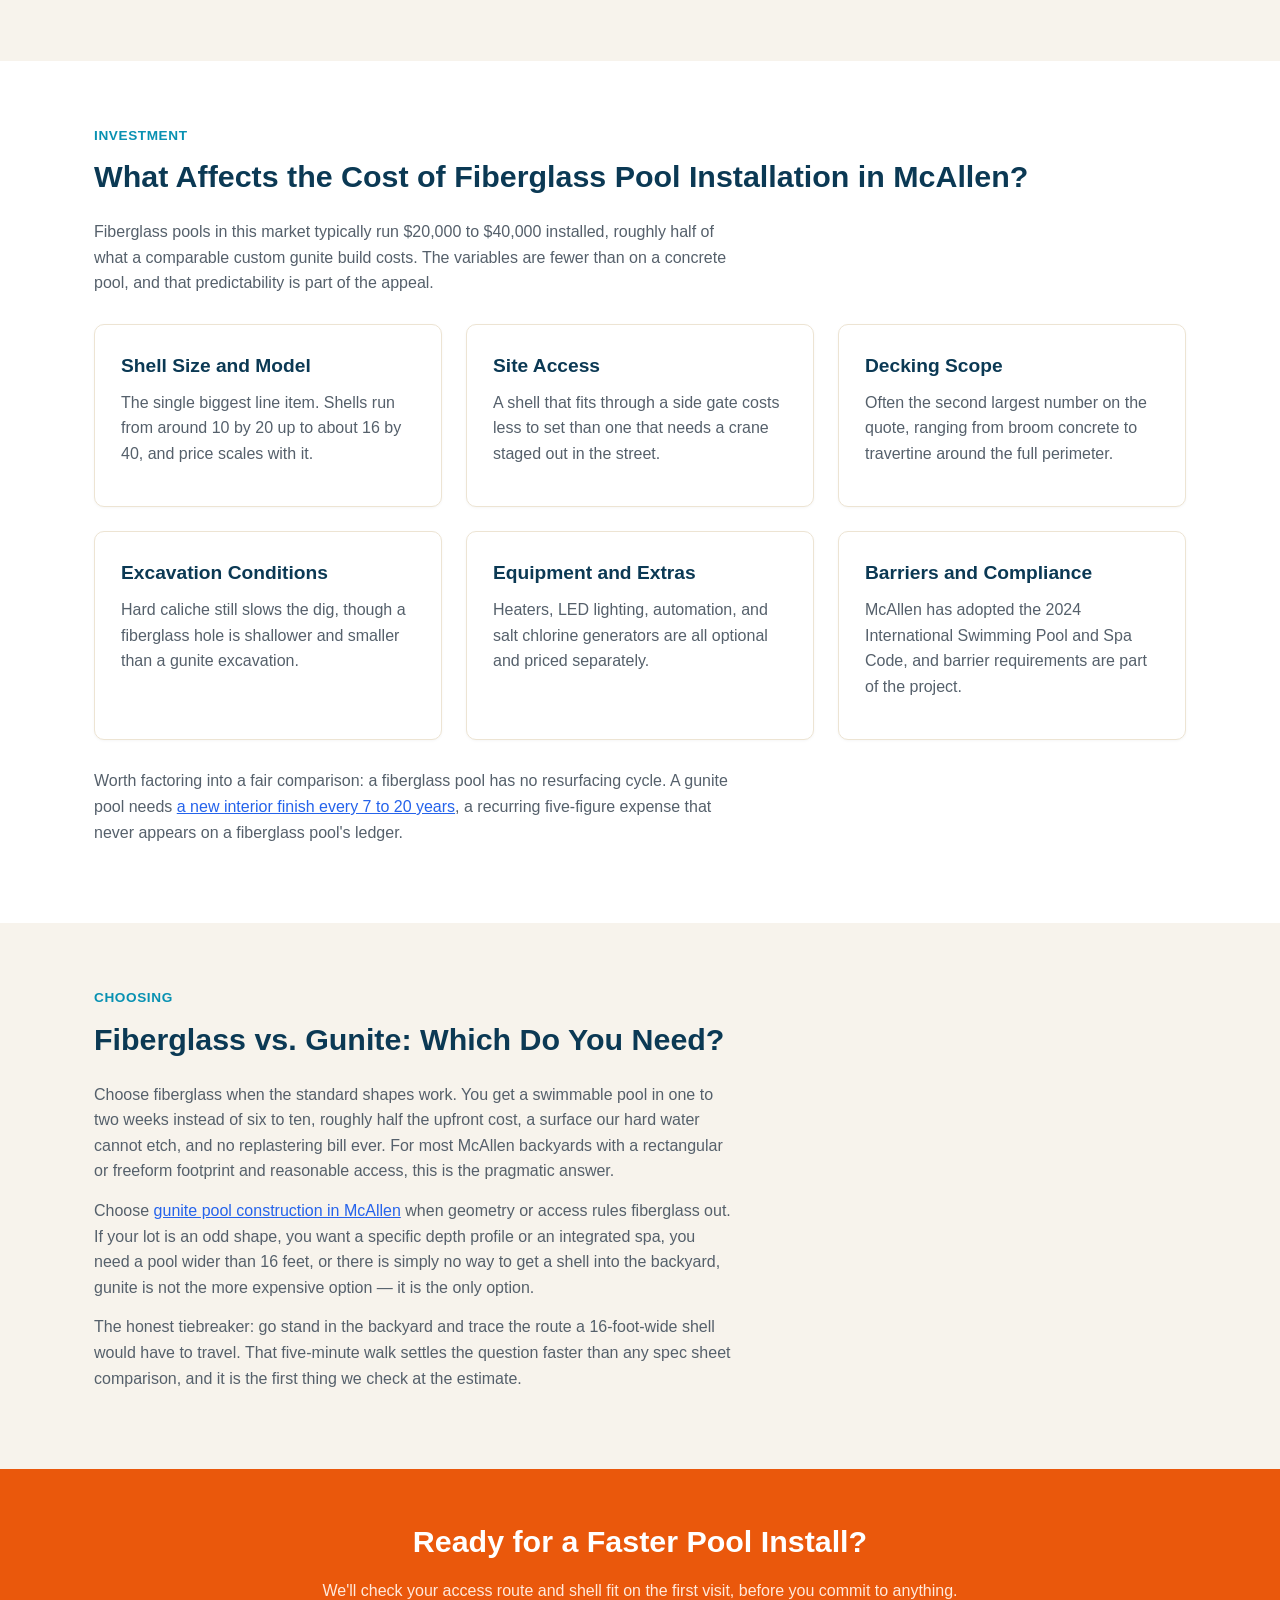
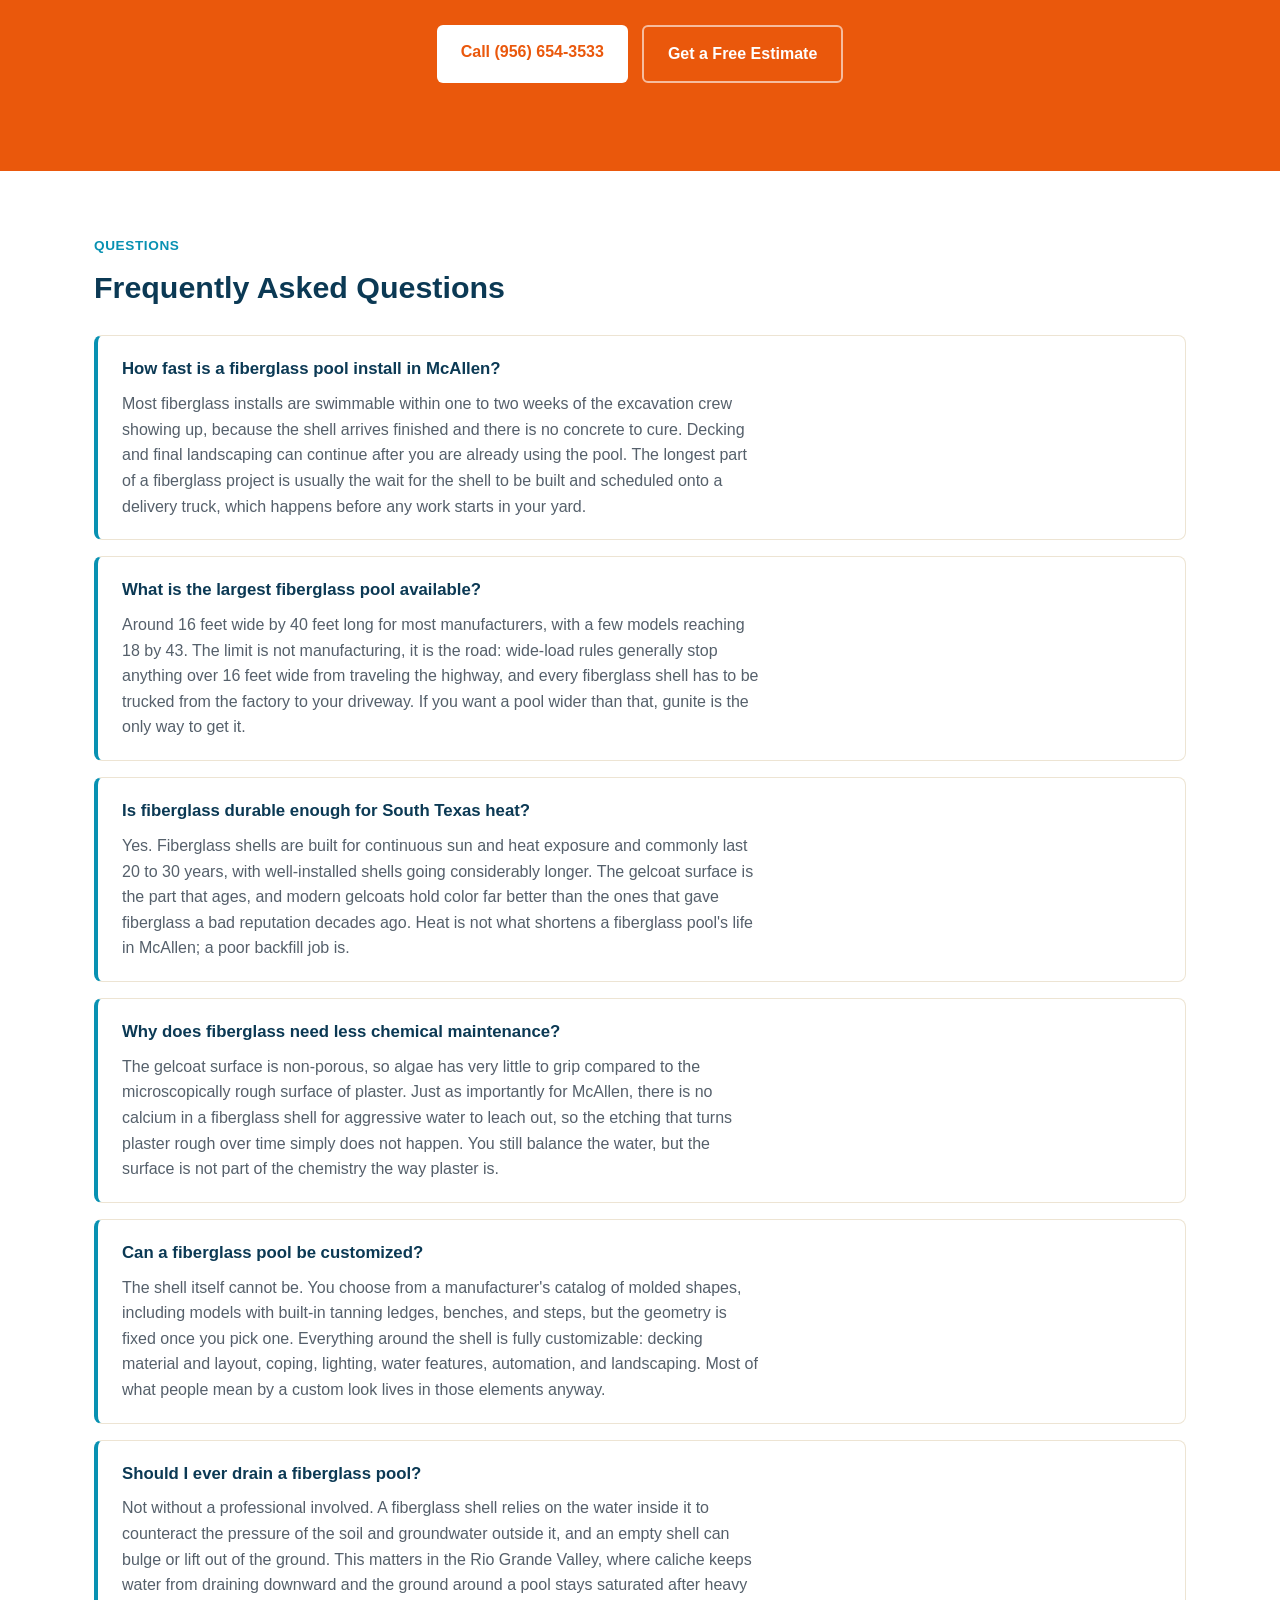
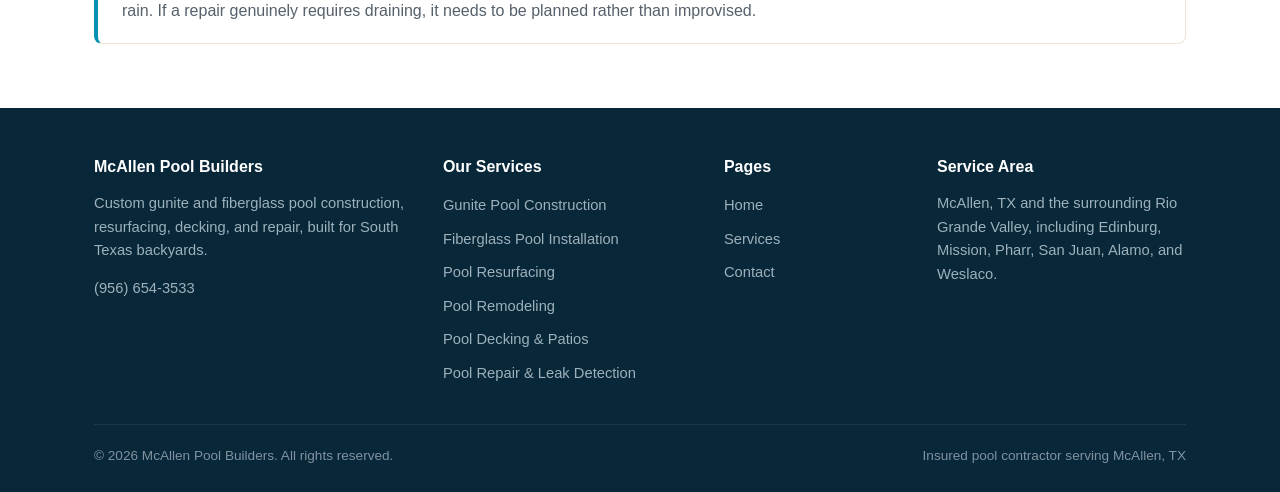
<file: fiberglass-pool-installation-mcallen.html>
<!DOCTYPE html>

<html lang="en">
<head>
<link href="https://www.mcallenpoolbuilders.com/fiberglass-pool-installation-mcallen.html" rel="canonical"/>
<meta charset="utf-8"/>
<meta content="width=device-width, initial-scale=1.0" name="viewport"/>
<title>Fiberglass Pool Installation in McAllen, TX</title>
<meta content="Fiberglass pool installation in McAllen, TX. A pre-formed shell, swimmable in one to two weeks, and a surface that shrugs off Valley hard water. Free estimate." name="description"/>
<link href="styles.css" rel="stylesheet"/>
<script type="application/ld+json">
{
  "@context": "https://schema.org",
  "@type": "LocalBusiness",
  "name": "McAllen Pool Builders",
  "telephone": "+19566543533",
  "address": {
    "@type": "PostalAddress",
    "addressLocality": "McAllen",
    "addressRegion": "TX",
    "addressCountry": "US"
  },
  "areaServed": "McAllen, TX",
  "description": "Fiberglass pool installation in McAllen, TX",
  "openingHours": "Mo-Fr 08:00-18:00"
}
</script>
<script type="application/ld+json">
{
  "@context": "https://schema.org",
  "@type": "FAQPage",
  "mainEntity": [
    {
      "@type": "Question",
      "name": "How fast is a fiberglass pool install in McAllen?",
      "acceptedAnswer": { "@type": "Answer", "text": "Most fiberglass installs are swimmable within one to two weeks of the excavation crew showing up, because the shell arrives finished and there is no concrete to cure. Decking and final landscaping can continue after you are already using the pool. The longest part of a fiberglass project is usually the wait for the shell to be built and scheduled onto a delivery truck, which happens before any work starts in your yard." }
    },
    {
      "@type": "Question",
      "name": "What is the largest fiberglass pool available?",
      "acceptedAnswer": { "@type": "Answer", "text": "Around 16 feet wide by 40 feet long for most manufacturers, with a few models reaching 18 by 43. The limit is not manufacturing, it is the road: wide-load rules generally stop anything over 16 feet wide from traveling the highway, and every fiberglass shell has to be trucked from the factory to your driveway. If you want a pool wider than that, gunite is the only way to get it." }
    },
    {
      "@type": "Question",
      "name": "Is fiberglass durable enough for South Texas heat?",
      "acceptedAnswer": { "@type": "Answer", "text": "Yes. Fiberglass shells are built for continuous sun and heat exposure and commonly last 20 to 30 years, with well-installed shells going considerably longer. The gelcoat surface is the part that ages, and modern gelcoats hold color far better than the ones that gave fiberglass a bad reputation decades ago. Heat is not what shortens a fiberglass pool's life in McAllen; a poor backfill job is." }
    },
    {
      "@type": "Question",
      "name": "Why does fiberglass need less chemical maintenance?",
      "acceptedAnswer": { "@type": "Answer", "text": "The gelcoat surface is non-porous, so algae has very little to grip compared to the microscopically rough surface of plaster. Just as importantly for McAllen, there is no calcium in a fiberglass shell for aggressive water to leach out, so the etching that turns plaster rough over time simply does not happen. You still balance the water, but the surface is not part of the chemistry the way plaster is." }
    },
    {
      "@type": "Question",
      "name": "Can a fiberglass pool be customized?",
      "acceptedAnswer": { "@type": "Answer", "text": "The shell itself cannot be. You choose from a manufacturer's catalog of molded shapes, including models with built-in tanning ledges, benches, and steps, but the geometry is fixed once you pick one. Everything around the shell is fully customizable: decking material and layout, coping, lighting, water features, automation, and landscaping. Most of what people mean by a custom look lives in those elements anyway." }
    },
    {
      "@type": "Question",
      "name": "Should I ever drain a fiberglass pool?",
      "acceptedAnswer": { "@type": "Answer", "text": "Not without a professional involved. A fiberglass shell relies on the water inside it to counteract the pressure of the soil and groundwater outside it, and an empty shell can bulge or lift out of the ground. This matters in the Rio Grande Valley, where caliche keeps water from draining downward and the ground around a pool stays saturated after heavy rain. If a repair genuinely requires draining, it needs to be planned rather than improvised." }
    }
  ]
}
</script>
</head>
<body>
<nav class="site-nav">
<div class="nav-inner">
<a class="nav-logo" href="/">McAllen <span>Pool</span> Builders</a>
<ul class="nav-links">
<li><a href="/">Home</a></li>
<li class="has-dropdown">
<a href="services.html">Services</a>
<div class="dropdown-menu">
<ul class="dropdown-menu-list">
<li><a href="gunite-pool-construction-mcallen.html">Gunite Pool Construction</a></li>
<li><a href="fiberglass-pool-installation-mcallen.html">Fiberglass Pool Installation</a></li>
<li><a href="pool-resurfacing-mcallen.html">Pool Resurfacing &amp; Replastering</a></li>
<li><a href="pool-remodeling-mcallen.html">Pool Remodeling</a></li>
<li><a href="pool-decking-mcallen.html">Pool Decking &amp; Patios</a></li>
<li><a href="pool-leak-detection-mcallen.html">Pool Repair &amp; Leak Detection</a></li>
</ul>
</div>
</li>
<li><a href="contact.html">Contact</a></li>
</ul>
<a class="nav-cta" href="tel:+19566543533">Call (956) 654-3533</a>
</div>
</nav>
<header class="hero" style="padding-bottom: 60px;">
<div class="container">
<span class="hero-badge">Fiberglass Installation</span>
<h1>Fiberglass Pool Installation in McAllen, TX</h1>
<p class="lead">A pre-formed shell, a fast install, and less chemical upkeep — here's what fiberglass pool installation looks like in the Rio Grande Valley.</p>
<div class="hero-ctas" style="margin-top:26px;">
<a class="btn btn-primary" href="tel:+19566543533">Call Now for a Free Estimate</a>
<a class="btn btn-secondary" href="contact.html">Request a Quote Online</a>
</div>
</div>
</header>
<section class="section-white">
<div class="container">
<p>Fiberglass pool installation in McAllen starts with the same site visit and permit process as any pool build, but the construction itself moves faster. Instead of building a shell on site out of steel and sprayed concrete, a pre-manufactured fiberglass shell gets trucked in, lowered into an excavated hole, leveled, and backfilled.</p>
<p>That difference in method changes the whole shape of the project. There is no curing window, no plaster crew, and no multi-week sequence of trades waiting on each other. Most of the calendar goes to decking and finish work after you are already swimming.</p>
<img alt="Crane lowering a fiberglass pool shell into a prepared excavation at a McAllen home" src="images/fiberglass-pool-shell-install-mcallen.jpg" width="1600" height="1073" fetchpriority="high" decoding="async" style="border-radius:10px; width:100%; max-height:400px; object-fit:cover; margin:24px 0 8px;"/>
</div>
</section>
<section class="section-sand">
<div class="container">
<span class="eyebrow">The Process</span>
<h2>What Does Fiberglass Pool Installation Involve?</h2>
<p>Before anything is dug, the shell has to be ordered and a delivery route confirmed. This is the step that quietly decides whether the project is simple or complicated, because a shell up to 16 feet wide has to physically reach your backyard — either through a side yard gate, down a driveway, or lifted over the house by crane.</p>
<p>Excavation follows the shell's exact dimensions plus working room, with a compacted base graded dead level underneath. Fiberglass is unforgiving here in a way concrete is not: the shell takes the shape of what it sits on, so a base that is off by an inch shows up permanently in the waterline.</p>
<p>The shell is then set with a crane or excavator, checked for level in both directions, and plumbed. Backfill goes in around it in lifts while the pool is filled with water at the same rate, so the pressure pushing in from the soil and the pressure pushing out from the water stay balanced. Rushing that step is the most common cause of a fiberglass shell distorting.</p>
<p>From there it is coping, decking, electrical bonded to the requirements of Article 680 of the National Electrical Code, equipment set and started, and final inspection. Because there is no new plaster curing underwater, the startup period is far simpler than on a <a href="gunite-pool-construction-mcallen.html" style="color: #2563eb; text-decoration: underline;">gunite pool</a> — you balance the water and swim.</p>
</div>
</section>
<section class="section-white">
<div class="container">
<span class="eyebrow">Signs It's a Fit</span>
<h2>When Do You Need a Fiberglass Pool?</h2>
<ul class="trigger-list">
<li>You want to be swimming this season rather than next, and a one to two week install fits the summer you actually have.</li>
<li>A standard shell shape works for your yard, and you would rather spend the savings on decking and landscaping.</li>
<li>You are replacing an aging above-ground pool with something permanent without taking on a full custom build.</li>
<li>Long-term chemical and brushing time matters to you more than a bespoke shape.</li>
<li>There is a clear path to the backyard, or a crane position at the front of the house, for a shell up to 16 feet wide.</li>
<li>You want a predictable price, since a factory shell carries far fewer unknowns than an excavation that might hit hard caliche.</li>
</ul>
</div>
</section>
<section class="section-sand">
<div class="container two-col">
<div>
<img alt="Finished fiberglass pool with a tanning ledge and travertine deck in McAllen, TX" src="images/custom-pool-sun-shelf-mcallen.jpg" width="1600" height="1073" loading="lazy" decoding="async"/>
</div>
<div>
<span class="eyebrow">The Real Reason</span>
<h2>Why Does Fiberglass Need Less Maintenance in the Valley?</h2>
<p>Two reasons, and the second one rarely gets mentioned. The first is texture: a gelcoat surface is non-porous and slick, so algae has almost nothing to anchor to compared to plaster, which stays microscopically rough no matter how well it was troweled. Less anchoring means less brushing and less chlorine spent killing what took hold.</p>
<p>The second reason is specific to McAllen. Tap water here runs about 14.5 grains per gallon, roughly 248 parts per million, which is classed as very hard and lands at about double the national average. When pool water drifts low on calcium hardness or pH, it goes looking for calcium and pulls it straight out of a plaster surface, which is what leaves that sandpaper texture on an older gunite pool. A fiberglass shell has no calcium to give up. Water can still deposit scale on it, and you still balance your chemistry, but the surface itself is not part of the reaction.</p>
<p>The practical result is a pool that ages more slowly in our water than a plastered one, and one that never goes through the chip-out-and-replaster cycle a gunite pool faces every decade or so.</p>
</div>
</div>
</section>
<section class="section-white">
<div class="container">
<span class="eyebrow">Investment</span>
<h2>What Affects the Cost of Fiberglass Pool Installation in McAllen?</h2>
<p>Fiberglass pools in this market typically run $20,000 to $40,000 installed, roughly half of what a comparable custom gunite build costs. The variables are fewer than on a concrete pool, and that predictability is part of the appeal.</p>
<div class="card-grid" style="margin-bottom:28px;">
<div class="card">
<h3>Shell Size and Model</h3>
<p>The single biggest line item. Shells run from around 10 by 20 up to about 16 by 40, and price scales with it.</p>
</div>
<div class="card">
<h3>Site Access</h3>
<p>A shell that fits through a side gate costs less to set than one that needs a crane staged out in the street.</p>
</div>
<div class="card">
<h3>Decking Scope</h3>
<p>Often the second largest number on the quote, ranging from broom concrete to travertine around the full perimeter.</p>
</div>
<div class="card">
<h3>Excavation Conditions</h3>
<p>Hard caliche still slows the dig, though a fiberglass hole is shallower and smaller than a gunite excavation.</p>
</div>
<div class="card">
<h3>Equipment and Extras</h3>
<p>Heaters, LED lighting, automation, and salt chlorine generators are all optional and priced separately.</p>
</div>
<div class="card">
<h3>Barriers and Compliance</h3>
<p>McAllen has adopted the 2024 International Swimming Pool and Spa Code, and barrier requirements are part of the project.</p>
</div>
</div>
<p>Worth factoring into a fair comparison: a fiberglass pool has no resurfacing cycle. A gunite pool needs <a href="pool-resurfacing-mcallen.html" style="color: #2563eb; text-decoration: underline;">a new interior finish every 7 to 20 years</a>, a recurring five-figure expense that never appears on a fiberglass pool's ledger.</p>
</div>
</section>
<section class="section-sand">
<div class="container">
<span class="eyebrow">Choosing</span>
<h2>Fiberglass vs. Gunite: Which Do You Need?</h2>
<p>Choose fiberglass when the standard shapes work. You get a swimmable pool in one to two weeks instead of six to ten, roughly half the upfront cost, a surface our hard water cannot etch, and no replastering bill ever. For most McAllen backyards with a rectangular or freeform footprint and reasonable access, this is the pragmatic answer.</p>
<p>Choose <a href="gunite-pool-construction-mcallen.html" style="color: #2563eb; text-decoration: underline;">gunite pool construction in McAllen</a> when geometry or access rules fiberglass out. If your lot is an odd shape, you want a specific depth profile or an integrated spa, you need a pool wider than 16 feet, or there is simply no way to get a shell into the backyard, gunite is not the more expensive option — it is the only option.</p>
<p>The honest tiebreaker: go stand in the backyard and trace the route a 16-foot-wide shell would have to travel. That five-minute walk settles the question faster than any spec sheet comparison, and it is the first thing we check at the estimate.</p>
</div>
</section>
<section class="cta-banner">
<div class="container">
<h2>Ready for a Faster Pool Install?</h2>
<p>We'll check your access route and shell fit on the first visit, before you commit to anything.</p>
<div class="hero-ctas" style="justify-content:center;">
<a class="btn" href="tel:+19566543533" style="background:#fff;color:#ea580c;">Call (956) 654-3533</a>
<a class="btn btn-secondary" href="contact.html">Get a Free Estimate</a>
</div>
</div>
</section>
<section class="section-white">
<div class="container">
<span class="eyebrow">Questions</span>
<h2>Frequently Asked Questions</h2>
<div class="faq-grid">
<div class="faq-card">
<h3>How fast is a fiberglass pool install in McAllen?</h3>
<p>Most fiberglass installs are swimmable within one to two weeks of the excavation crew showing up, because the shell arrives finished and there is no concrete to cure. Decking and final landscaping can continue after you are already using the pool. The longest part of a fiberglass project is usually the wait for the shell to be built and scheduled onto a delivery truck, which happens before any work starts in your yard.</p>
</div>
<div class="faq-card">
<h3>What is the largest fiberglass pool available?</h3>
<p>Around 16 feet wide by 40 feet long for most manufacturers, with a few models reaching 18 by 43. The limit is not manufacturing, it is the road: wide-load rules generally stop anything over 16 feet wide from traveling the highway, and every fiberglass shell has to be trucked from the factory to your driveway. If you want a pool wider than that, gunite is the only way to get it.</p>
</div>
<div class="faq-card">
<h3>Is fiberglass durable enough for South Texas heat?</h3>
<p>Yes. Fiberglass shells are built for continuous sun and heat exposure and commonly last 20 to 30 years, with well-installed shells going considerably longer. The gelcoat surface is the part that ages, and modern gelcoats hold color far better than the ones that gave fiberglass a bad reputation decades ago. Heat is not what shortens a fiberglass pool's life in McAllen; a poor backfill job is.</p>
</div>
<div class="faq-card">
<h3>Why does fiberglass need less chemical maintenance?</h3>
<p>The gelcoat surface is non-porous, so algae has very little to grip compared to the microscopically rough surface of plaster. Just as importantly for McAllen, there is no calcium in a fiberglass shell for aggressive water to leach out, so the etching that turns plaster rough over time simply does not happen. You still balance the water, but the surface is not part of the chemistry the way plaster is.</p>
</div>
<div class="faq-card">
<h3>Can a fiberglass pool be customized?</h3>
<p>The shell itself cannot be. You choose from a manufacturer's catalog of molded shapes, including models with built-in tanning ledges, benches, and steps, but the geometry is fixed once you pick one. Everything around the shell is fully customizable: decking material and layout, coping, lighting, water features, automation, and landscaping. Most of what people mean by a custom look lives in those elements anyway.</p>
</div>
<div class="faq-card">
<h3>Should I ever drain a fiberglass pool?</h3>
<p>Not without a professional involved. A fiberglass shell relies on the water inside it to counteract the pressure of the soil and groundwater outside it, and an empty shell can bulge or lift out of the ground. This matters in the Rio Grande Valley, where caliche keeps water from draining downward and the ground around a pool stays saturated after heavy rain. If a repair genuinely requires draining, it needs to be planned rather than improvised.</p>
</div>
</div>
</div>
</section>
<footer>
<div class="container">
<div class="footer-grid">
<div>
<h4>McAllen Pool Builders</h4>
<p>Custom gunite and fiberglass pool construction, resurfacing, decking, and repair, built for South Texas backyards.</p>
<p><a href="tel:+19566543533">(956) 654-3533</a></p>
</div>
<div>
<h4>Our Services</h4>
<ul>
<li><a href="gunite-pool-construction-mcallen.html">Gunite Pool Construction</a></li>
<li><a href="fiberglass-pool-installation-mcallen.html">Fiberglass Pool Installation</a></li>
<li><a href="pool-resurfacing-mcallen.html">Pool Resurfacing</a></li>
<li><a href="pool-remodeling-mcallen.html">Pool Remodeling</a></li>
<li><a href="pool-decking-mcallen.html">Pool Decking &amp; Patios</a></li>
<li><a href="pool-leak-detection-mcallen.html">Pool Repair &amp; Leak Detection</a></li>
</ul>
</div>
<div>
<h4>Pages</h4>
<ul>
<li><a href="/">Home</a></li>
<li><a href="services.html">Services</a></li>
<li><a href="contact.html">Contact</a></li>
</ul>
</div>
<div>
<h4>Service Area</h4>
<p>McAllen, TX and the surrounding Rio Grande Valley, including Edinburg, Mission, Pharr, San Juan, Alamo, and Weslaco.</p>
</div>
</div>
<div class="footer-bottom">
<span>© 2026 McAllen Pool Builders. All rights reserved.</span>
<span>Insured pool contractor serving McAllen, TX</span>
</div>
</div>
</footer>
</body>
</html>
</file>
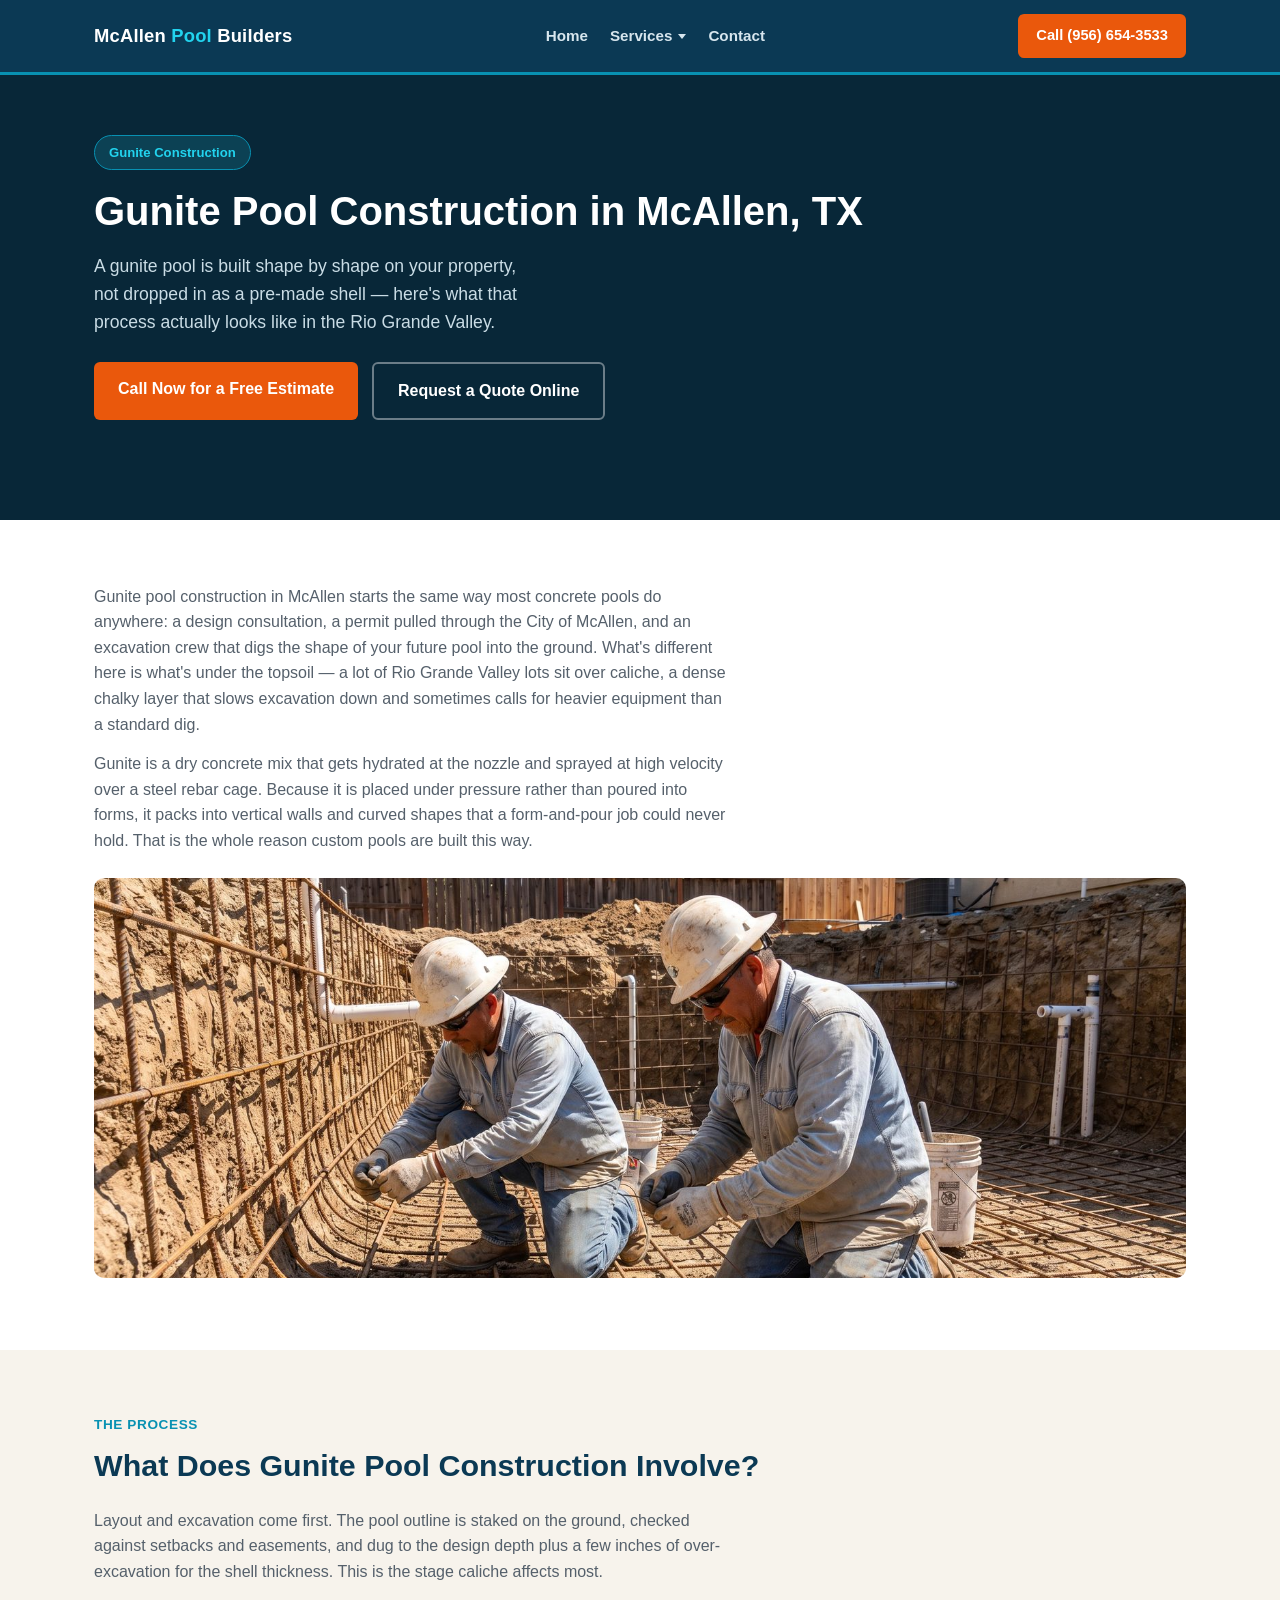
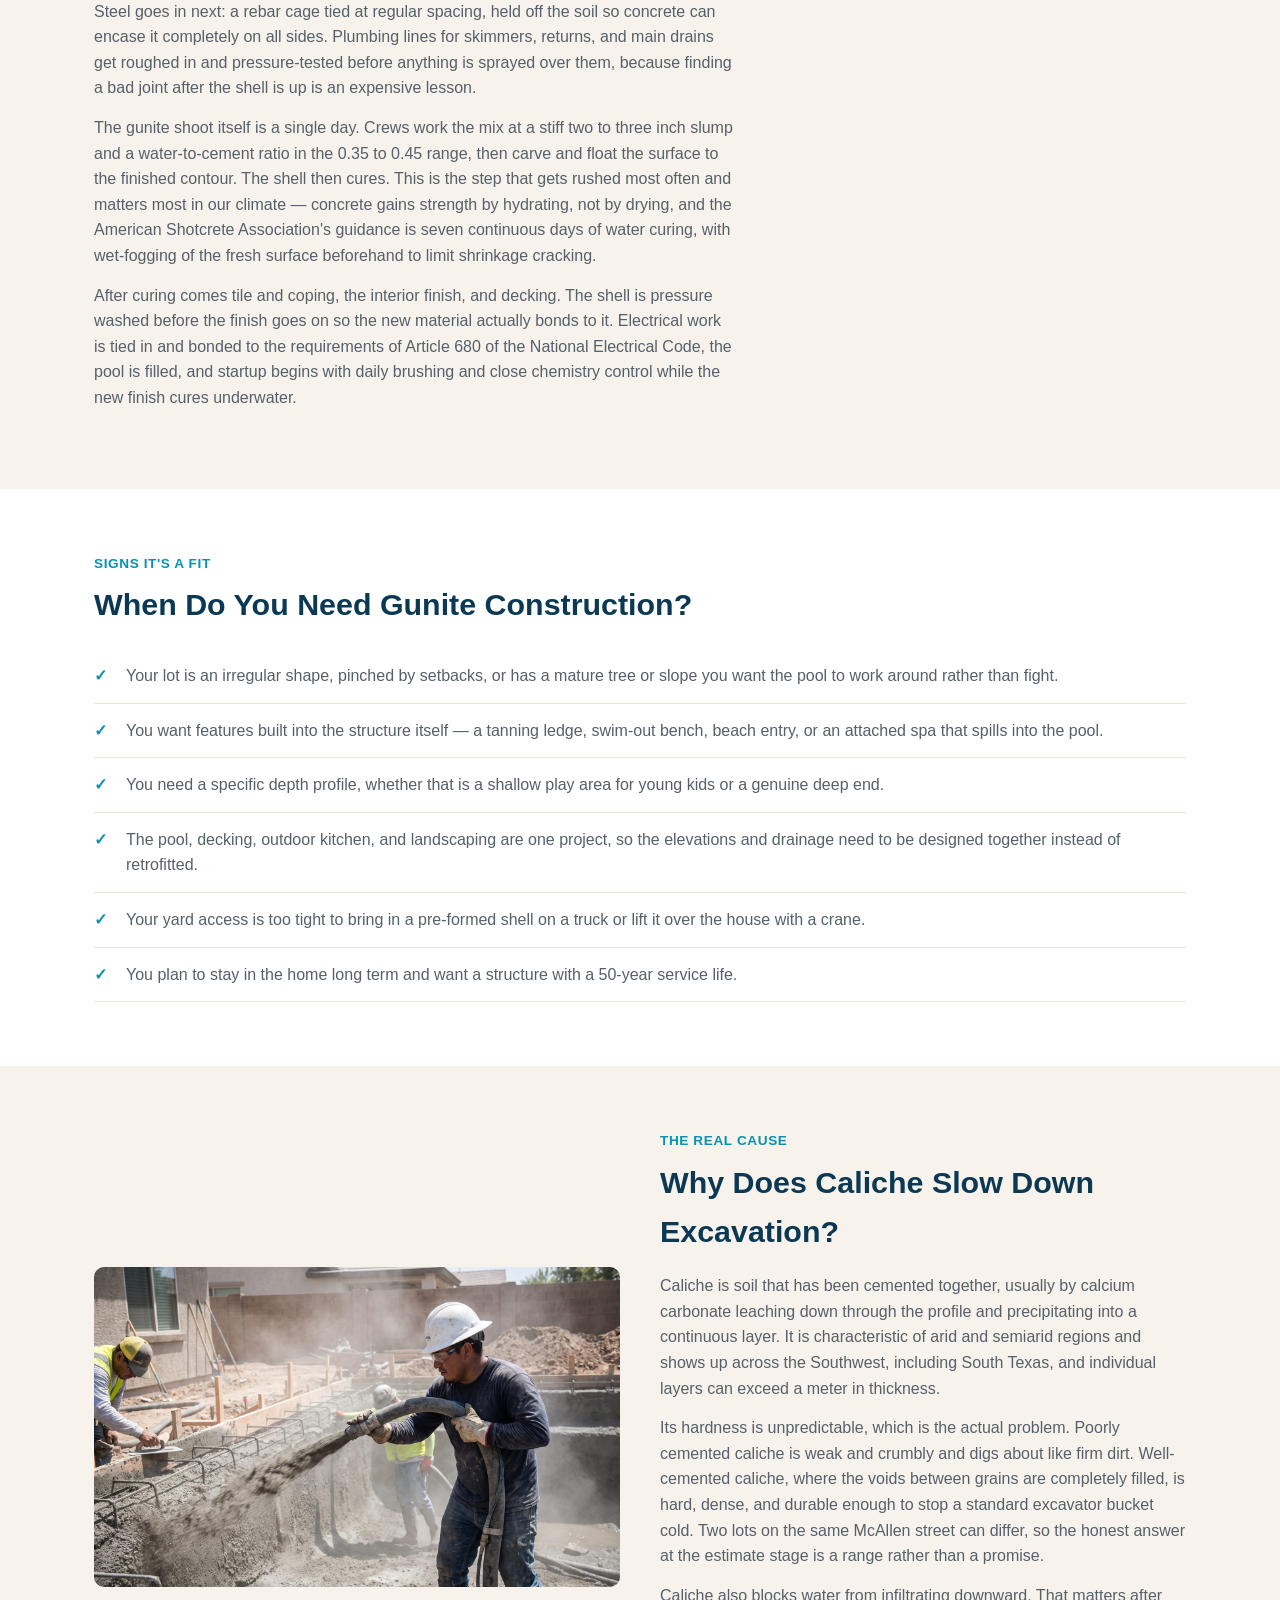
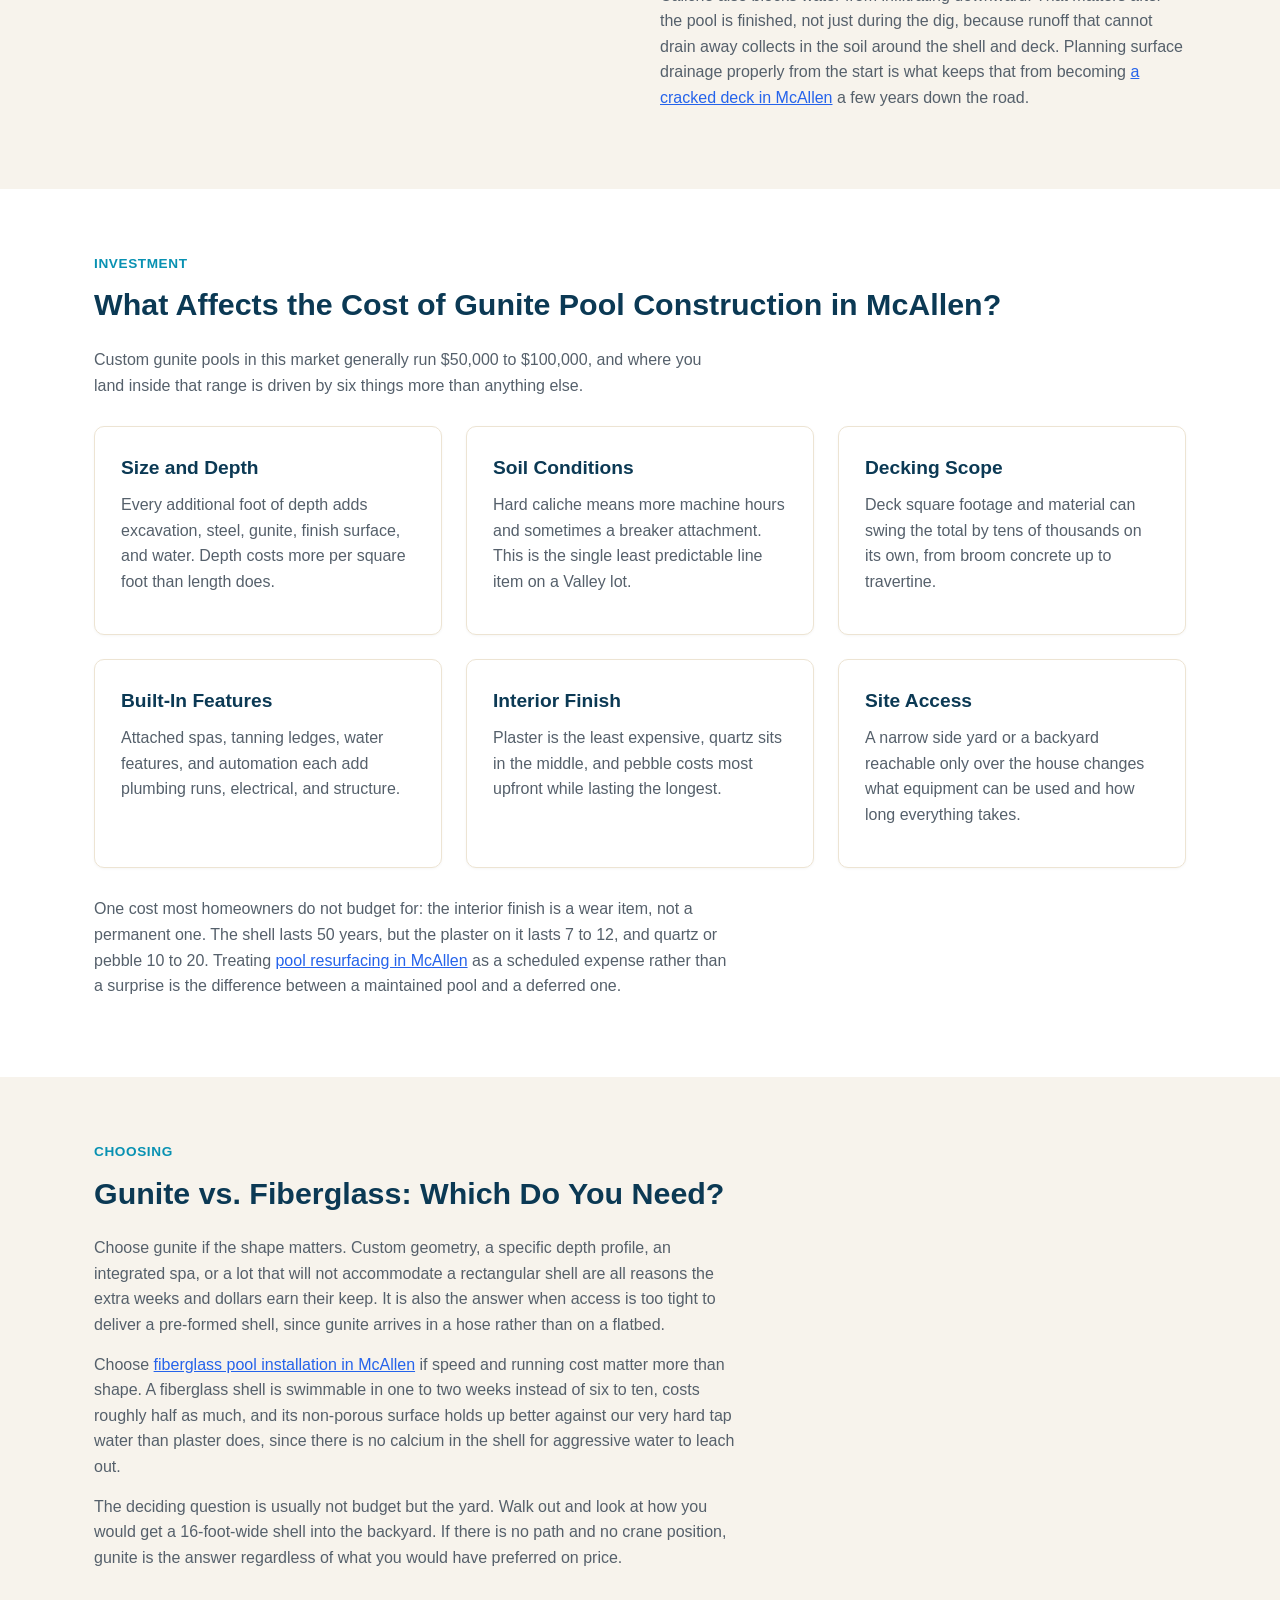
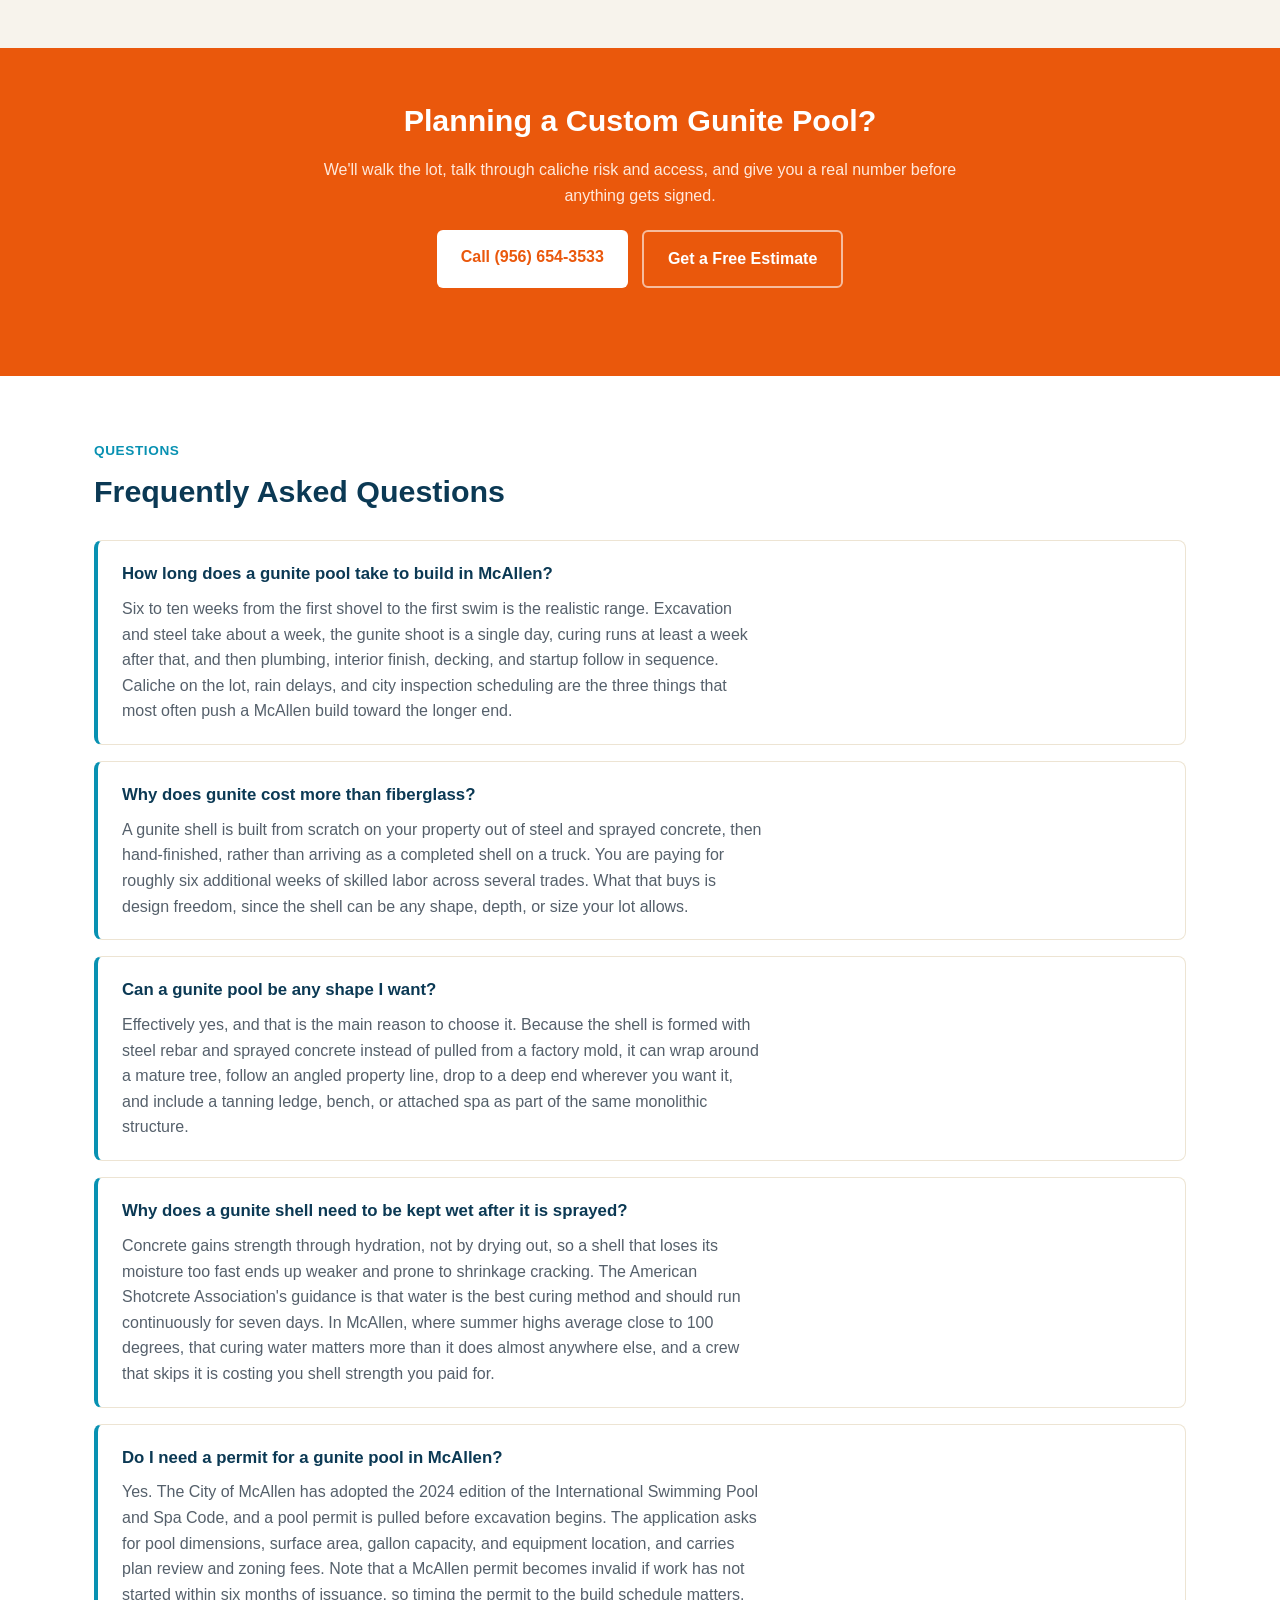
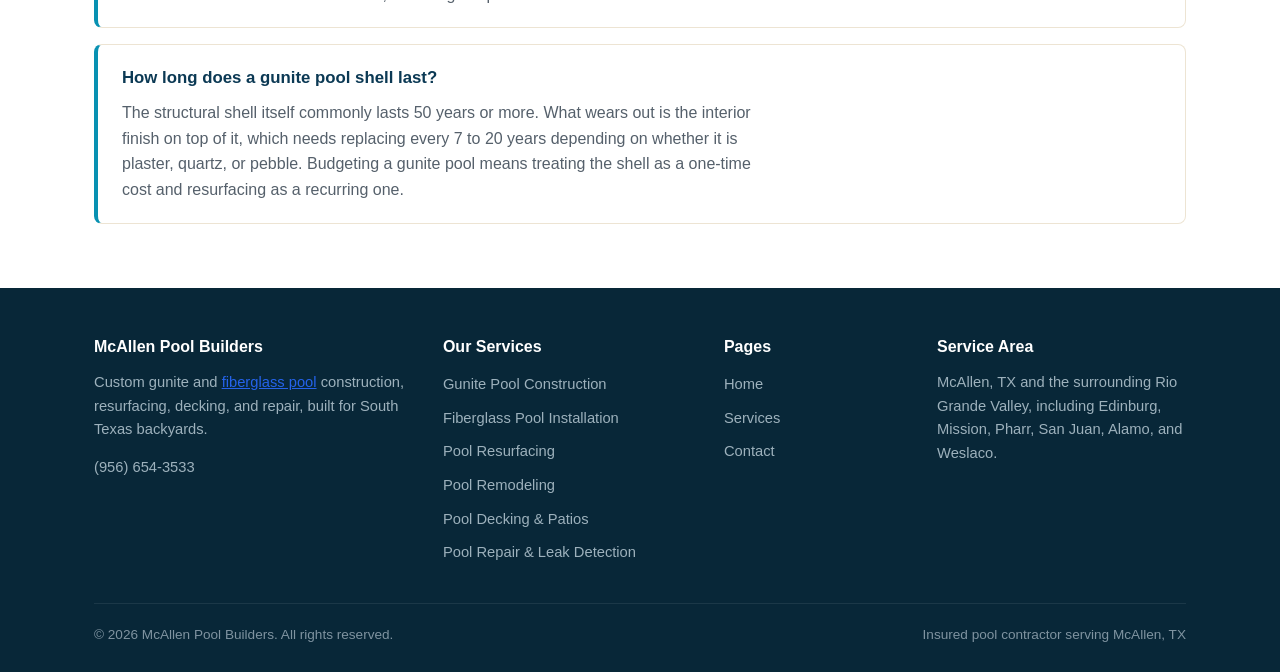
<file: gunite-pool-construction-mcallen.html>
<!DOCTYPE html>

<html lang="en">
<head>
<link href="https://www.mcallenpoolbuilders.com/gunite-pool-construction-mcallen.html" rel="canonical"/>
<meta charset="utf-8"/>
<meta content="width=device-width, initial-scale=1.0" name="viewport"/>
<title>Gunite Pool Construction in McAllen, TX</title>
<meta content="Custom gunite pool construction in McAllen, TX. Steel, sprayed concrete, and a shell built for caliche soil and South Texas heat. Free on-site estimate." name="description"/>
<link href="styles.css" rel="stylesheet"/>
<script type="application/ld+json">
{
  "@context": "https://schema.org",
  "@type": "LocalBusiness",
  "name": "McAllen Pool Builders",
  "telephone": "+19566543533",
  "address": {
    "@type": "PostalAddress",
    "addressLocality": "McAllen",
    "addressRegion": "TX",
    "addressCountry": "US"
  },
  "areaServed": "McAllen, TX",
  "description": "Custom gunite pool construction in McAllen, TX",
  "openingHours": "Mo-Fr 08:00-18:00"
}
</script>
<script type="application/ld+json">
{
  "@context": "https://schema.org",
  "@type": "FAQPage",
  "mainEntity": [
    {
      "@type": "Question",
      "name": "How long does a gunite pool take to build in McAllen?",
      "acceptedAnswer": { "@type": "Answer", "text": "Six to ten weeks from the first shovel to the first swim is the realistic range. Excavation and steel take about a week, the gunite shoot is a single day, curing runs at least a week after that, and then plumbing, interior finish, decking, and startup follow in sequence. Caliche on the lot, rain delays, and city inspection scheduling are the three things that most often push a McAllen build toward the longer end." }
    },
    {
      "@type": "Question",
      "name": "Why does gunite cost more than fiberglass?",
      "acceptedAnswer": { "@type": "Answer", "text": "A gunite shell is built from scratch on your property out of steel and sprayed concrete, then hand-finished, rather than arriving as a completed shell on a truck. You are paying for roughly six additional weeks of skilled labor across several trades. What that buys is design freedom, since the shell can be any shape, depth, or size your lot allows." }
    },
    {
      "@type": "Question",
      "name": "Can a gunite pool be any shape I want?",
      "acceptedAnswer": { "@type": "Answer", "text": "Effectively yes, and that is the main reason to choose it. Because the shell is formed with steel rebar and sprayed concrete instead of pulled from a factory mold, it can wrap around a mature tree, follow an angled property line, drop to a deep end wherever you want it, and include a tanning ledge, bench, or attached spa as part of the same monolithic structure." }
    },
    {
      "@type": "Question",
      "name": "Why does a gunite shell need to be kept wet after it is sprayed?",
      "acceptedAnswer": { "@type": "Answer", "text": "Concrete gains strength through hydration, not by drying out, so a shell that loses its moisture too fast ends up weaker and prone to shrinkage cracking. The American Shotcrete Association's guidance is that water is the best curing method and should run continuously for seven days. In McAllen, where summer highs average close to 100 degrees, that curing water matters more than it does almost anywhere else, and a crew that skips it is costing you shell strength you paid for." }
    },
    {
      "@type": "Question",
      "name": "Do I need a permit for a gunite pool in McAllen?",
      "acceptedAnswer": { "@type": "Answer", "text": "Yes. The City of McAllen has adopted the 2024 edition of the International Swimming Pool and Spa Code, and a pool permit is pulled before excavation begins. The application asks for pool dimensions, surface area, gallon capacity, and equipment location, and carries plan review and zoning fees. Note that a McAllen permit becomes invalid if work has not started within six months of issuance, so timing the permit to the build schedule matters." }
    },
    {
      "@type": "Question",
      "name": "How long does a gunite pool shell last?",
      "acceptedAnswer": { "@type": "Answer", "text": "The structural shell itself commonly lasts 50 years or more. What wears out is the interior finish on top of it, which needs replacing every 7 to 20 years depending on whether it is plaster, quartz, or pebble. Budgeting a gunite pool means treating the shell as a one-time cost and resurfacing as a recurring one." }
    }
  ]
}
</script>
</head>
<body>
<nav class="site-nav">
<div class="nav-inner">
<a class="nav-logo" href="/">McAllen <span>Pool</span> Builders</a>
<ul class="nav-links">
<li><a href="/">Home</a></li>
<li class="has-dropdown">
<a href="services.html">Services</a>
<div class="dropdown-menu">
<ul class="dropdown-menu-list">
<li><a href="gunite-pool-construction-mcallen.html">Gunite Pool Construction</a></li>
<li><a href="fiberglass-pool-installation-mcallen.html">Fiberglass Pool Installation</a></li>
<li><a href="pool-resurfacing-mcallen.html">Pool Resurfacing &amp; Replastering</a></li>
<li><a href="pool-remodeling-mcallen.html">Pool Remodeling</a></li>
<li><a href="pool-decking-mcallen.html">Pool Decking &amp; Patios</a></li>
<li><a href="pool-leak-detection-mcallen.html">Pool Repair &amp; Leak Detection</a></li>
</ul>
</div>
</li>
<li><a href="contact.html">Contact</a></li>
</ul>
<a class="nav-cta" href="tel:+19566543533">Call (956) 654-3533</a>
</div>
</nav>
<header class="hero" style="padding-bottom: 60px;">
<div class="container">
<span class="hero-badge">Gunite Construction</span>
<h1>Gunite Pool Construction in McAllen, TX</h1>
<p class="lead">A gunite pool is built shape by shape on your property, not dropped in as a pre-made shell — here's what that process actually looks like in the Rio Grande Valley.</p>
<div class="hero-ctas" style="margin-top:26px;">
<a class="btn btn-primary" href="tel:+19566543533">Call Now for a Free Estimate</a>
<a class="btn btn-secondary" href="contact.html">Request a Quote Online</a>
</div>
</div>
</header>
<section class="section-white">
<div class="container">
<p>Gunite pool construction in McAllen starts the same way most concrete pools do anywhere: a design consultation, a permit pulled through the City of McAllen, and an excavation crew that digs the shape of your future pool into the ground. What's different here is what's under the topsoil — a lot of Rio Grande Valley lots sit over caliche, a dense chalky layer that slows excavation down and sometimes calls for heavier equipment than a standard dig.</p>
<p>Gunite is a dry concrete mix that gets hydrated at the nozzle and sprayed at high velocity over a steel rebar cage. Because it is placed under pressure rather than poured into forms, it packs into vertical walls and curved shapes that a form-and-pour job could never hold. That is the whole reason custom pools are built this way.</p>
<img alt="Pool builders tying the steel rebar cage inside a gunite pool shell in McAllen, TX" src="images/pool-builders-rebar-steel-mcallen.jpg" width="1600" height="1073" fetchpriority="high" decoding="async" style="border-radius:10px; width:100%; max-height:400px; object-fit:cover; margin:24px 0 8px;"/>
</div>
</section>
<section class="section-sand">
<div class="container">
<span class="eyebrow">The Process</span>
<h2>What Does Gunite Pool Construction Involve?</h2>
<p>Layout and excavation come first. The pool outline is staked on the ground, checked against setbacks and easements, and dug to the design depth plus a few inches of over-excavation for the shell thickness. This is the stage caliche affects most.</p>
<p>Steel goes in next: a rebar cage tied at regular spacing, held off the soil so concrete can encase it completely on all sides. Plumbing lines for skimmers, returns, and main drains get roughed in and pressure-tested before anything is sprayed over them, because finding a bad joint after the shell is up is an expensive lesson.</p>
<p>The gunite shoot itself is a single day. Crews work the mix at a stiff two to three inch slump and a water-to-cement ratio in the 0.35 to 0.45 range, then carve and float the surface to the finished contour. The shell then cures. This is the step that gets rushed most often and matters most in our climate — concrete gains strength by hydrating, not by drying, and the American Shotcrete Association's guidance is seven continuous days of water curing, with wet-fogging of the fresh surface beforehand to limit shrinkage cracking.</p>
<p>After curing comes tile and coping, the interior finish, and decking. The shell is pressure washed before the finish goes on so the new material actually bonds to it. Electrical work is tied in and bonded to the requirements of Article 680 of the National Electrical Code, the pool is filled, and startup begins with daily brushing and close chemistry control while the new finish cures underwater.</p>
</div>
</section>
<section class="section-white">
<div class="container">
<span class="eyebrow">Signs It's a Fit</span>
<h2>When Do You Need Gunite Construction?</h2>
<ul class="trigger-list">
<li>Your lot is an irregular shape, pinched by setbacks, or has a mature tree or slope you want the pool to work around rather than fight.</li>
<li>You want features built into the structure itself — a tanning ledge, swim-out bench, beach entry, or an attached spa that spills into the pool.</li>
<li>You need a specific depth profile, whether that is a shallow play area for young kids or a genuine deep end.</li>
<li>The pool, decking, outdoor kitchen, and landscaping are one project, so the elevations and drainage need to be designed together instead of retrofitted.</li>
<li>Your yard access is too tight to bring in a pre-formed shell on a truck or lift it over the house with a crane.</li>
<li>You plan to stay in the home long term and want a structure with a 50-year service life.</li>
</ul>
</div>
</section>
<section class="section-sand">
<div class="container two-col">
<div>
<img alt="Contractor spraying gunite over rebar to form a custom pool shell in McAllen" src="images/pool-contractor-spraying-gunite-mcallen.jpg" width="1600" height="1073" loading="lazy" decoding="async"/>
</div>
<div>
<span class="eyebrow">The Real Cause</span>
<h2>Why Does Caliche Slow Down Excavation?</h2>
<p>Caliche is soil that has been cemented together, usually by calcium carbonate leaching down through the profile and precipitating into a continuous layer. It is characteristic of arid and semiarid regions and shows up across the Southwest, including South Texas, and individual layers can exceed a meter in thickness.</p>
<p>Its hardness is unpredictable, which is the actual problem. Poorly cemented caliche is weak and crumbly and digs about like firm dirt. Well-cemented caliche, where the voids between grains are completely filled, is hard, dense, and durable enough to stop a standard excavator bucket cold. Two lots on the same McAllen street can differ, so the honest answer at the estimate stage is a range rather than a promise.</p>
<p>Caliche also blocks water from infiltrating downward. That matters after the pool is finished, not just during the dig, because runoff that cannot drain away collects in the soil around the shell and deck. Planning surface drainage properly from the start is what keeps that from becoming <a href="pool-decking-mcallen.html" style="color: #2563eb; text-decoration: underline;">a cracked deck in McAllen</a> a few years down the road.</p>
</div>
</div>
</section>
<section class="section-white">
<div class="container">
<span class="eyebrow">Investment</span>
<h2>What Affects the Cost of Gunite Pool Construction in McAllen?</h2>
<p>Custom gunite pools in this market generally run $50,000 to $100,000, and where you land inside that range is driven by six things more than anything else.</p>
<div class="card-grid" style="margin-bottom:28px;">
<div class="card">
<h3>Size and Depth</h3>
<p>Every additional foot of depth adds excavation, steel, gunite, finish surface, and water. Depth costs more per square foot than length does.</p>
</div>
<div class="card">
<h3>Soil Conditions</h3>
<p>Hard caliche means more machine hours and sometimes a breaker attachment. This is the single least predictable line item on a Valley lot.</p>
</div>
<div class="card">
<h3>Decking Scope</h3>
<p>Deck square footage and material can swing the total by tens of thousands on its own, from broom concrete up to travertine.</p>
</div>
<div class="card">
<h3>Built-In Features</h3>
<p>Attached spas, tanning ledges, water features, and automation each add plumbing runs, electrical, and structure.</p>
</div>
<div class="card">
<h3>Interior Finish</h3>
<p>Plaster is the least expensive, quartz sits in the middle, and pebble costs most upfront while lasting the longest.</p>
</div>
<div class="card">
<h3>Site Access</h3>
<p>A narrow side yard or a backyard reachable only over the house changes what equipment can be used and how long everything takes.</p>
</div>
</div>
<p>One cost most homeowners do not budget for: the interior finish is a wear item, not a permanent one. The shell lasts 50 years, but the plaster on it lasts 7 to 12, and quartz or pebble 10 to 20. Treating <a href="pool-resurfacing-mcallen.html" style="color: #2563eb; text-decoration: underline;">pool resurfacing in McAllen</a> as a scheduled expense rather than a surprise is the difference between a maintained pool and a deferred one.</p>
</div>
</section>
<section class="section-sand">
<div class="container">
<span class="eyebrow">Choosing</span>
<h2>Gunite vs. Fiberglass: Which Do You Need?</h2>
<p>Choose gunite if the shape matters. Custom geometry, a specific depth profile, an integrated spa, or a lot that will not accommodate a rectangular shell are all reasons the extra weeks and dollars earn their keep. It is also the answer when access is too tight to deliver a pre-formed shell, since gunite arrives in a hose rather than on a flatbed.</p>
<p>Choose <a href="fiberglass-pool-installation-mcallen.html" style="color: #2563eb; text-decoration: underline;">fiberglass pool installation in McAllen</a> if speed and running cost matter more than shape. A fiberglass shell is swimmable in one to two weeks instead of six to ten, costs roughly half as much, and its non-porous surface holds up better against our very hard tap water than plaster does, since there is no calcium in the shell for aggressive water to leach out.</p>
<p>The deciding question is usually not budget but the yard. Walk out and look at how you would get a 16-foot-wide shell into the backyard. If there is no path and no crane position, gunite is the answer regardless of what you would have preferred on price.</p>
</div>
</section>
<section class="cta-banner">
<div class="container">
<h2>Planning a Custom Gunite Pool?</h2>
<p>We'll walk the lot, talk through caliche risk and access, and give you a real number before anything gets signed.</p>
<div class="hero-ctas" style="justify-content:center;">
<a class="btn" href="tel:+19566543533" style="background:#fff;color:#ea580c;">Call (956) 654-3533</a>
<a class="btn btn-secondary" href="contact.html">Get a Free Estimate</a>
</div>
</div>
</section>
<section class="section-white">
<div class="container">
<span class="eyebrow">Questions</span>
<h2>Frequently Asked Questions</h2>
<div class="faq-grid">
<div class="faq-card">
<h3>How long does a gunite pool take to build in McAllen?</h3>
<p>Six to ten weeks from the first shovel to the first swim is the realistic range. Excavation and steel take about a week, the gunite shoot is a single day, curing runs at least a week after that, and then plumbing, interior finish, decking, and startup follow in sequence. Caliche on the lot, rain delays, and city inspection scheduling are the three things that most often push a McAllen build toward the longer end.</p>
</div>
<div class="faq-card">
<h3>Why does gunite cost more than fiberglass?</h3>
<p>A gunite shell is built from scratch on your property out of steel and sprayed concrete, then hand-finished, rather than arriving as a completed shell on a truck. You are paying for roughly six additional weeks of skilled labor across several trades. What that buys is design freedom, since the shell can be any shape, depth, or size your lot allows.</p>
</div>
<div class="faq-card">
<h3>Can a gunite pool be any shape I want?</h3>
<p>Effectively yes, and that is the main reason to choose it. Because the shell is formed with steel rebar and sprayed concrete instead of pulled from a factory mold, it can wrap around a mature tree, follow an angled property line, drop to a deep end wherever you want it, and include a tanning ledge, bench, or attached spa as part of the same monolithic structure.</p>
</div>
<div class="faq-card">
<h3>Why does a gunite shell need to be kept wet after it is sprayed?</h3>
<p>Concrete gains strength through hydration, not by drying out, so a shell that loses its moisture too fast ends up weaker and prone to shrinkage cracking. The American Shotcrete Association's guidance is that water is the best curing method and should run continuously for seven days. In McAllen, where summer highs average close to 100 degrees, that curing water matters more than it does almost anywhere else, and a crew that skips it is costing you shell strength you paid for.</p>
</div>
<div class="faq-card">
<h3>Do I need a permit for a gunite pool in McAllen?</h3>
<p>Yes. The City of McAllen has adopted the 2024 edition of the International Swimming Pool and Spa Code, and a pool permit is pulled before excavation begins. The application asks for pool dimensions, surface area, gallon capacity, and equipment location, and carries plan review and zoning fees. Note that a McAllen permit becomes invalid if work has not started within six months of issuance, so timing the permit to the build schedule matters.</p>
</div>
<div class="faq-card">
<h3>How long does a gunite pool shell last?</h3>
<p>The structural shell itself commonly lasts 50 years or more. What wears out is the interior finish on top of it, which needs replacing every 7 to 20 years depending on whether it is plaster, quartz, or pebble. Budgeting a gunite pool means treating the shell as a one-time cost and resurfacing as a recurring one.</p>
</div>
</div>
</div>
</section>
<footer>
<div class="container">
<div class="footer-grid">
<div>
<h4>McAllen Pool Builders</h4>
<p>Custom gunite and <a href="fiberglass-pool-installation-mcallen.html" style="color: #2563eb; text-decoration: underline;">fiberglass pool</a> construction, resurfacing, decking, and repair, built for South Texas backyards.</p>
<p><a href="tel:+19566543533">(956) 654-3533</a></p>
</div>
<div>
<h4>Our Services</h4>
<ul>
<li><a href="gunite-pool-construction-mcallen.html">Gunite Pool Construction</a></li>
<li><a href="fiberglass-pool-installation-mcallen.html">Fiberglass Pool Installation</a></li>
<li><a href="pool-resurfacing-mcallen.html">Pool Resurfacing</a></li>
<li><a href="pool-remodeling-mcallen.html">Pool Remodeling</a></li>
<li><a href="pool-decking-mcallen.html">Pool Decking &amp; Patios</a></li>
<li><a href="pool-leak-detection-mcallen.html">Pool Repair &amp; Leak Detection</a></li>
</ul>
</div>
<div>
<h4>Pages</h4>
<ul>
<li><a href="/">Home</a></li>
<li><a href="services.html">Services</a></li>
<li><a href="contact.html">Contact</a></li>
</ul>
</div>
<div>
<h4>Service Area</h4>
<p>McAllen, TX and the surrounding Rio Grande Valley, including Edinburg, Mission, Pharr, San Juan, Alamo, and Weslaco.</p>
</div>
</div>
<div class="footer-bottom">
<span>© 2026 McAllen Pool Builders. All rights reserved.</span>
<span>Insured pool contractor serving McAllen, TX</span>
</div>
</div>
</footer>
</body>
</html>
</file>
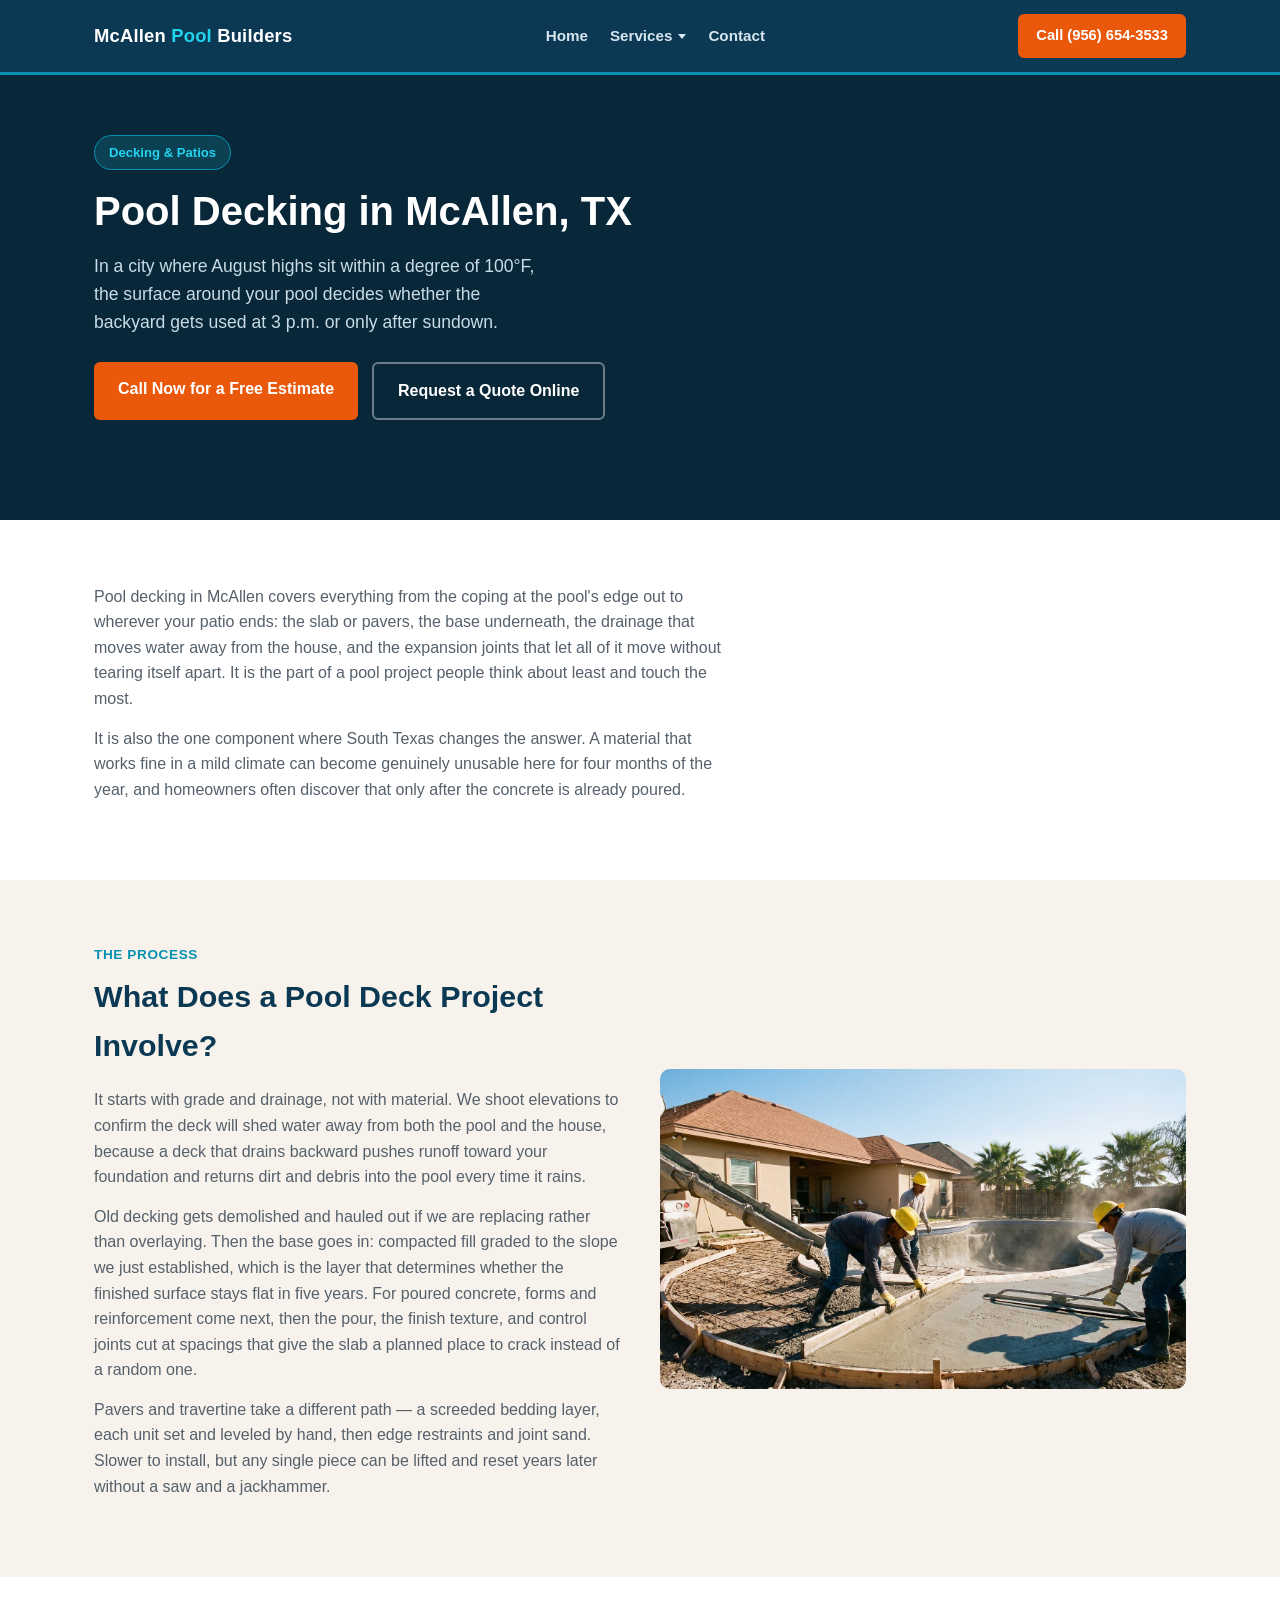
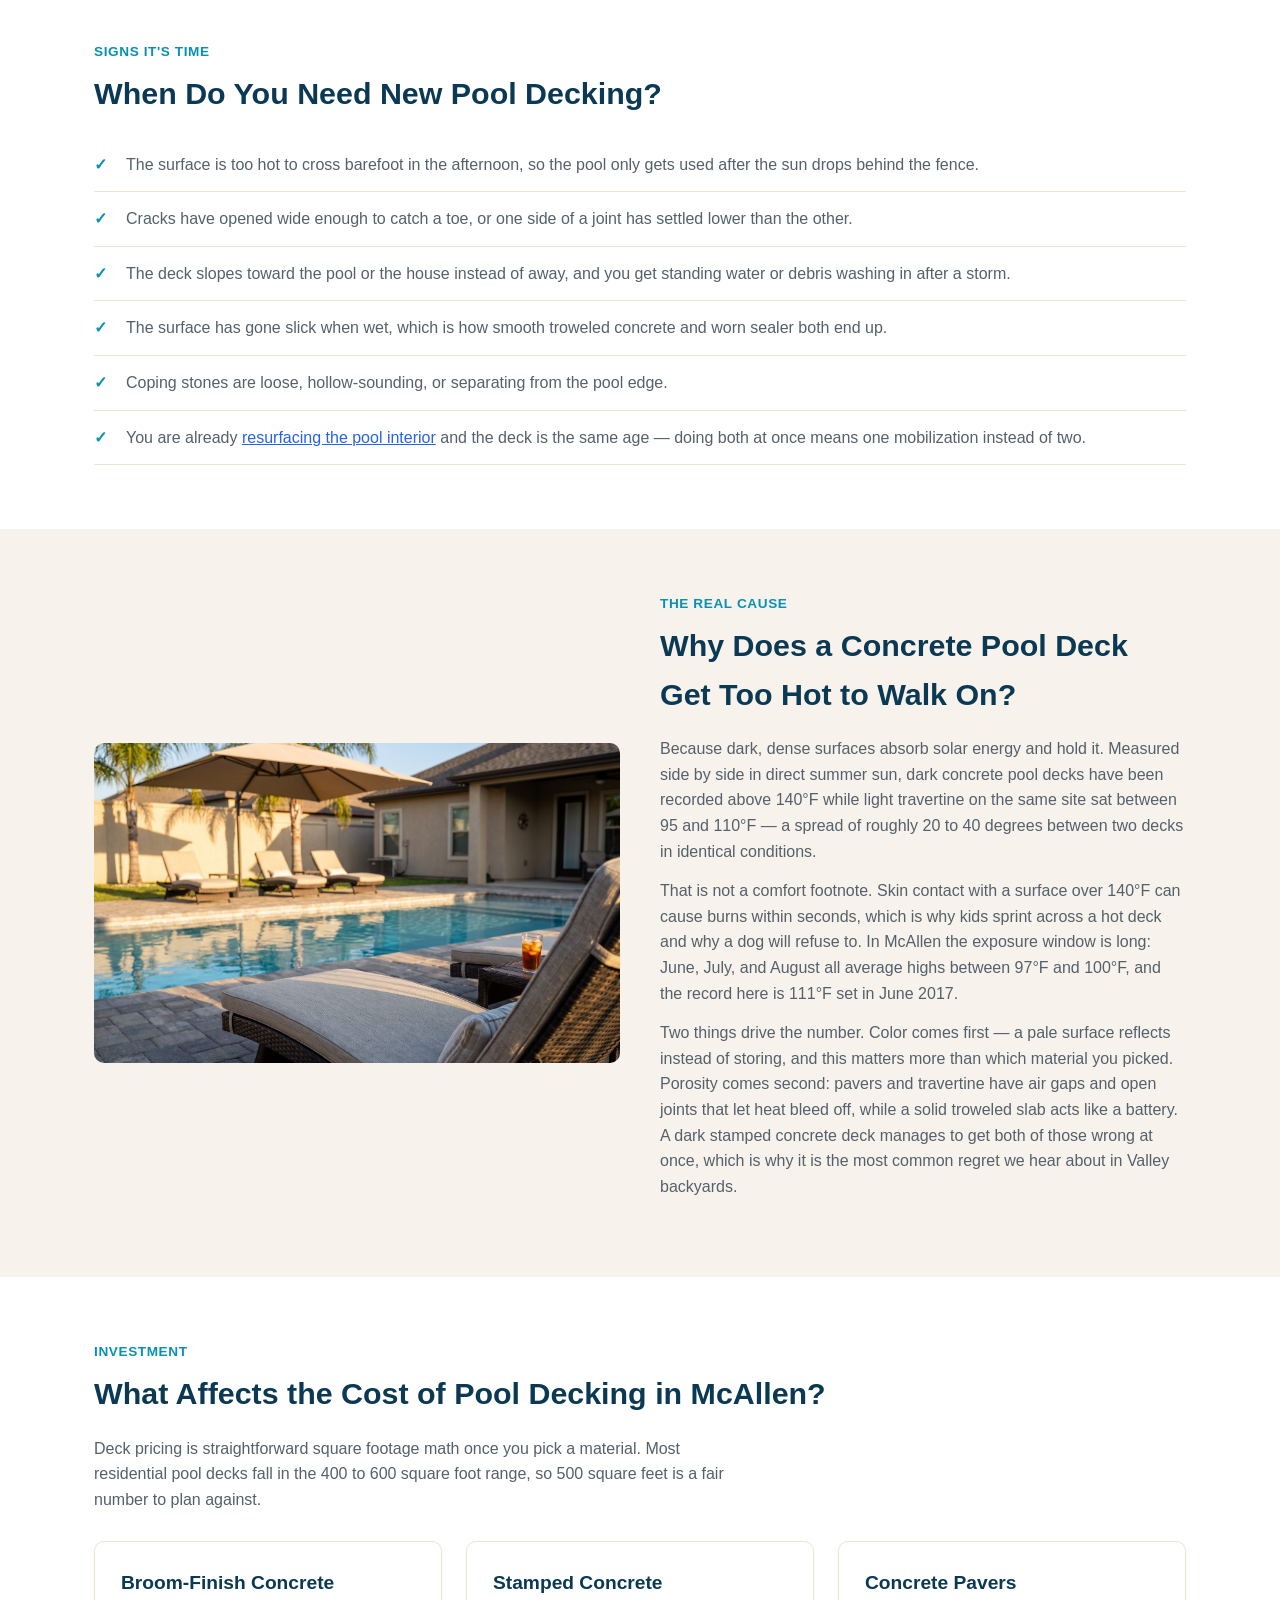
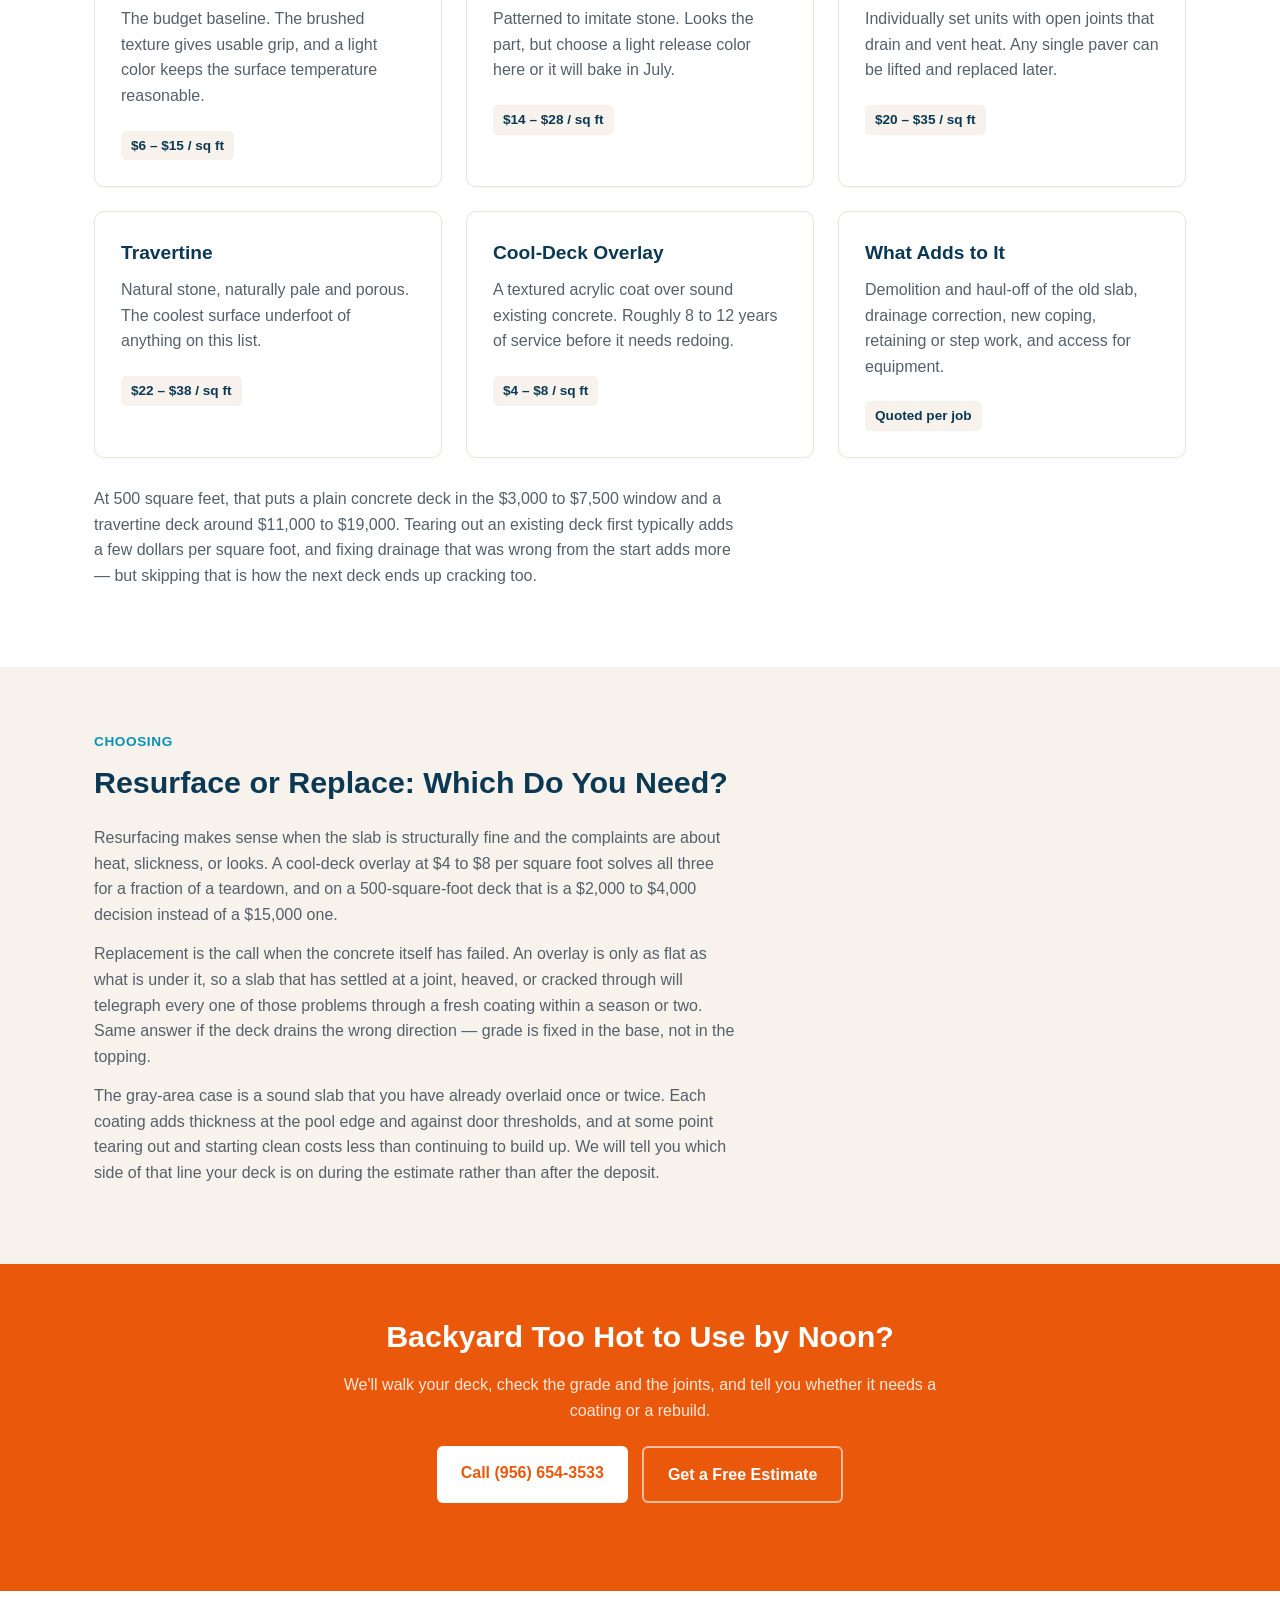
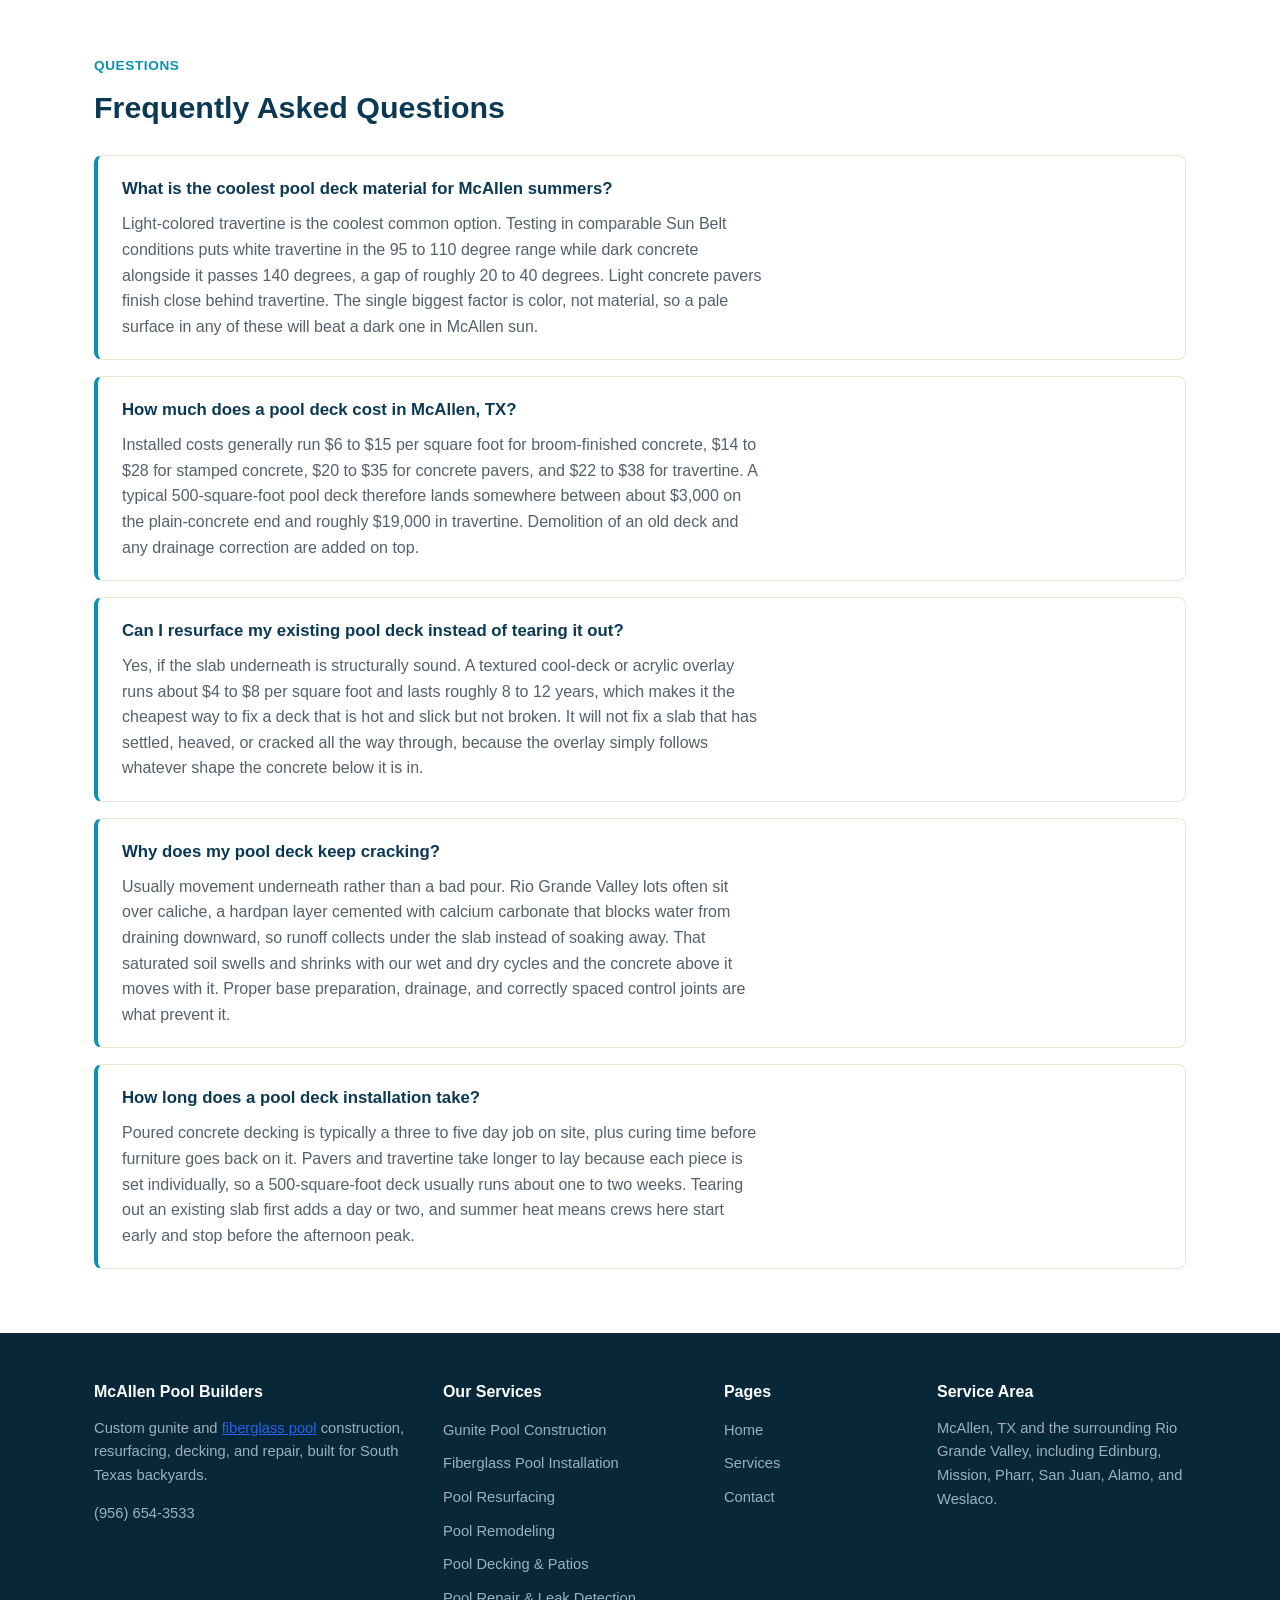
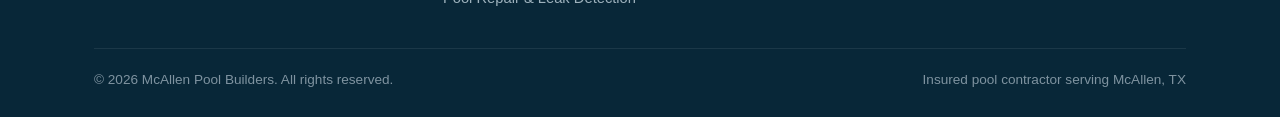
<file: pool-decking-mcallen.html>
<!DOCTYPE html>

<html lang="en">
<head>
<link href="https://www.mcallenpoolbuilders.com/pool-decking-mcallen.html" rel="canonical"/>
<meta charset="utf-8"/>
<meta content="width=device-width, initial-scale=1.0" name="viewport"/>
<title>Pool Decking in McAllen, TX | Pavers &amp; Travertine</title>
<meta content="Pool decking and patios in McAllen, TX. Travertine, pavers, and cool-deck coatings that stay walkable when bare concrete hits 140 degrees. Free estimate." name="description"/>
<link href="styles.css" rel="stylesheet"/>
<script type="application/ld+json">
{
  "@context": "https://schema.org",
  "@type": "LocalBusiness",
  "name": "McAllen Pool Builders",
  "telephone": "+19566543533",
  "address": {
    "@type": "PostalAddress",
    "addressLocality": "McAllen",
    "addressRegion": "TX",
    "addressCountry": "US"
  },
  "areaServed": "McAllen, TX",
  "description": "Pool decking and patio construction in McAllen, TX",
  "openingHours": "Mo-Fr 08:00-18:00"
}
</script>
<script type="application/ld+json">
{
  "@context": "https://schema.org",
  "@type": "FAQPage",
  "mainEntity": [
    {
      "@type": "Question",
      "name": "What is the coolest pool deck material for McAllen summers?",
      "acceptedAnswer": { "@type": "Answer", "text": "Light-colored travertine is the coolest common option. Testing in comparable Sun Belt conditions puts white travertine in the 95 to 110 degree range while dark concrete alongside it passes 140 degrees, a gap of roughly 20 to 40 degrees. Light concrete pavers finish close behind travertine. The single biggest factor is color, not material, so a pale surface in any of these will beat a dark one in McAllen sun." }
    },
    {
      "@type": "Question",
      "name": "How much does a pool deck cost in McAllen, TX?",
      "acceptedAnswer": { "@type": "Answer", "text": "Installed costs generally run $6 to $15 per square foot for broom-finished concrete, $14 to $28 for stamped concrete, $20 to $35 for concrete pavers, and $22 to $38 for travertine. A typical 500-square-foot pool deck therefore lands somewhere between about $3,000 on the plain-concrete end and roughly $19,000 in travertine. Demolition of an old deck and any drainage correction are added on top." }
    },
    {
      "@type": "Question",
      "name": "Can I resurface my existing pool deck instead of tearing it out?",
      "acceptedAnswer": { "@type": "Answer", "text": "Yes, if the slab underneath is structurally sound. A textured cool-deck or acrylic overlay runs about $4 to $8 per square foot and lasts roughly 8 to 12 years, which makes it the cheapest way to fix a deck that is hot and slick but not broken. It will not fix a slab that has settled, heaved, or cracked all the way through, because the overlay simply follows whatever shape the concrete below it is in." }
    },
    {
      "@type": "Question",
      "name": "Why does my pool deck keep cracking?",
      "acceptedAnswer": { "@type": "Answer", "text": "Usually movement underneath rather than a bad pour. Rio Grande Valley lots often sit over caliche, a hardpan layer cemented with calcium carbonate that blocks water from draining downward, so runoff collects under the slab instead of soaking away. That saturated soil swells and shrinks with our wet and dry cycles and the concrete above it moves with it. Proper base preparation, drainage, and correctly spaced control joints are what prevent it." }
    },
    {
      "@type": "Question",
      "name": "How long does a pool deck installation take?",
      "acceptedAnswer": { "@type": "Answer", "text": "Poured concrete decking is typically a three to five day job on site, plus curing time before furniture goes back on it. Pavers and travertine take longer to lay because each piece is set individually, so a 500-square-foot deck usually runs about one to two weeks. Tearing out an existing slab first adds a day or two, and summer heat means crews here start early and stop before the afternoon peak." }
    }
  ]
}
</script>
</head>
<body>
<nav class="site-nav">
<div class="nav-inner">
<a class="nav-logo" href="/">McAllen <span>Pool</span> Builders</a>
<ul class="nav-links">
<li><a href="/">Home</a></li>
<li class="has-dropdown">
<a href="services.html">Services</a>
<div class="dropdown-menu">
<ul class="dropdown-menu-list">
<li><a href="gunite-pool-construction-mcallen.html">Gunite Pool Construction</a></li>
<li><a href="fiberglass-pool-installation-mcallen.html">Fiberglass Pool Installation</a></li>
<li><a href="pool-resurfacing-mcallen.html">Pool Resurfacing &amp; Replastering</a></li>
<li><a href="pool-remodeling-mcallen.html">Pool Remodeling</a></li>
<li><a href="pool-decking-mcallen.html">Pool Decking &amp; Patios</a></li>
<li><a href="pool-leak-detection-mcallen.html">Pool Repair &amp; Leak Detection</a></li>
</ul>
</div>
</li>
<li><a href="contact.html">Contact</a></li>
</ul>
<a class="nav-cta" href="tel:+19566543533">Call (956) 654-3533</a>
</div>
</nav>
<header class="hero" style="padding-bottom: 60px;">
<div class="container">
<span class="hero-badge">Decking &amp; Patios</span>
<h1>Pool Decking in McAllen, TX</h1>
<p class="lead">In a city where August highs sit within a degree of 100°F, the surface around your pool decides whether the backyard gets used at 3 p.m. or only after sundown.</p>
<div class="hero-ctas" style="margin-top:26px;">
<a class="btn btn-primary" href="tel:+19566543533">Call Now for a Free Estimate</a>
<a class="btn btn-secondary" href="contact.html">Request a Quote Online</a>
</div>
</div>
</header>
<section class="section-white">
<div class="container">
<p>Pool decking in McAllen covers everything from the coping at the pool's edge out to wherever your patio ends: the slab or pavers, the base underneath, the drainage that moves water away from the house, and the expansion joints that let all of it move without tearing itself apart. It is the part of a pool project people think about least and touch the most.</p>
<p>It is also the one component where South Texas changes the answer. A material that works fine in a mild climate can become genuinely unusable here for four months of the year, and homeowners often discover that only after the concrete is already poured.</p>
</div>
</section>
<section class="section-sand">
<div class="container two-col">
<div>
<span class="eyebrow">The Process</span>
<h2>What Does a Pool Deck Project Involve?</h2>
<p>It starts with grade and drainage, not with material. We shoot elevations to confirm the deck will shed water away from both the pool and the house, because a deck that drains backward pushes runoff toward your foundation and returns dirt and debris into the pool every time it rains.</p>
<p>Old decking gets demolished and hauled out if we are replacing rather than overlaying. Then the base goes in: compacted fill graded to the slope we just established, which is the layer that determines whether the finished surface stays flat in five years. For poured concrete, forms and reinforcement come next, then the pour, the finish texture, and control joints cut at spacings that give the slab a planned place to crack instead of a random one.</p>
<p>Pavers and travertine take a different path — a screeded bedding layer, each unit set and leveled by hand, then edge restraints and joint sand. Slower to install, but any single piece can be lifted and reset years later without a saw and a jackhammer.</p>
</div>
<div>
<img alt="Concrete crew screeding a fresh pool deck around a new pool in McAllen, TX" src="images/pool-deck-concrete-pour-mcallen.jpg" width="1600" height="893" fetchpriority="high" decoding="async"/>
</div>
</div>
</section>
<section class="section-white">
<div class="container">
<span class="eyebrow">Signs It's Time</span>
<h2>When Do You Need New Pool Decking?</h2>
<ul class="trigger-list">
<li>The surface is too hot to cross barefoot in the afternoon, so the pool only gets used after the sun drops behind the fence.</li>
<li>Cracks have opened wide enough to catch a toe, or one side of a joint has settled lower than the other.</li>
<li>The deck slopes toward the pool or the house instead of away, and you get standing water or debris washing in after a storm.</li>
<li>The surface has gone slick when wet, which is how smooth troweled concrete and worn sealer both end up.</li>
<li>Coping stones are loose, hollow-sounding, or separating from the pool edge.</li>
<li>You are already <a href="pool-resurfacing-mcallen.html" style="color: #2563eb; text-decoration: underline;">resurfacing the pool interior</a> and the deck is the same age — doing both at once means one mobilization instead of two.</li>
</ul>
</div>
</section>
<section class="section-sand">
<div class="container two-col">
<div>
<img alt="Finished paver pool deck and patio with lounge chairs at a McAllen home" src="images/pool-deck-patio-mcallen.jpg" width="1600" height="1073" loading="lazy" decoding="async"/>
</div>
<div>
<span class="eyebrow">The Real Cause</span>
<h2>Why Does a Concrete Pool Deck Get Too Hot to Walk On?</h2>
<p>Because dark, dense surfaces absorb solar energy and hold it. Measured side by side in direct summer sun, dark concrete pool decks have been recorded above 140°F while light travertine on the same site sat between 95 and 110°F — a spread of roughly 20 to 40 degrees between two decks in identical conditions.</p>
<p>That is not a comfort footnote. Skin contact with a surface over 140°F can cause burns within seconds, which is why kids sprint across a hot deck and why a dog will refuse to. In McAllen the exposure window is long: June, July, and August all average highs between 97°F and 100°F, and the record here is 111°F set in June 2017.</p>
<p>Two things drive the number. Color comes first — a pale surface reflects instead of storing, and this matters more than which material you picked. Porosity comes second: pavers and travertine have air gaps and open joints that let heat bleed off, while a solid troweled slab acts like a battery. A dark stamped concrete deck manages to get both of those wrong at once, which is why it is the most common regret we hear about in Valley backyards.</p>
</div>
</div>
</section>
<section class="section-white">
<div class="container">
<span class="eyebrow">Investment</span>
<h2>What Affects the Cost of Pool Decking in McAllen?</h2>
<p>Deck pricing is straightforward square footage math once you pick a material. Most residential pool decks fall in the 400 to 600 square foot range, so 500 square feet is a fair number to plan against.</p>
<div class="card-grid" style="margin-bottom:28px;">
<div class="card">
<h3>Broom-Finish Concrete</h3>
<p>The budget baseline. The brushed texture gives usable grip, and a light color keeps the surface temperature reasonable.</p>
<span class="price">$6 – $15 / sq ft</span>
</div>
<div class="card">
<h3>Stamped Concrete</h3>
<p>Patterned to imitate stone. Looks the part, but choose a light release color here or it will bake in July.</p>
<span class="price">$14 – $28 / sq ft</span>
</div>
<div class="card">
<h3>Concrete Pavers</h3>
<p>Individually set units with open joints that drain and vent heat. Any single paver can be lifted and replaced later.</p>
<span class="price">$20 – $35 / sq ft</span>
</div>
<div class="card">
<h3>Travertine</h3>
<p>Natural stone, naturally pale and porous. The coolest surface underfoot of anything on this list.</p>
<span class="price">$22 – $38 / sq ft</span>
</div>
<div class="card">
<h3>Cool-Deck Overlay</h3>
<p>A textured acrylic coat over sound existing concrete. Roughly 8 to 12 years of service before it needs redoing.</p>
<span class="price">$4 – $8 / sq ft</span>
</div>
<div class="card">
<h3>What Adds to It</h3>
<p>Demolition and haul-off of the old slab, drainage correction, new coping, retaining or step work, and access for equipment.</p>
<span class="price">Quoted per job</span>
</div>
</div>
<p>At 500 square feet, that puts a plain concrete deck in the $3,000 to $7,500 window and a travertine deck around $11,000 to $19,000. Tearing out an existing deck first typically adds a few dollars per square foot, and fixing drainage that was wrong from the start adds more — but skipping that is how the next deck ends up cracking too.</p>
</div>
</section>
<section class="section-sand">
<div class="container">
<span class="eyebrow">Choosing</span>
<h2>Resurface or Replace: Which Do You Need?</h2>
<p>Resurfacing makes sense when the slab is structurally fine and the complaints are about heat, slickness, or looks. A cool-deck overlay at $4 to $8 per square foot solves all three for a fraction of a teardown, and on a 500-square-foot deck that is a $2,000 to $4,000 decision instead of a $15,000 one.</p>
<p>Replacement is the call when the concrete itself has failed. An overlay is only as flat as what is under it, so a slab that has settled at a joint, heaved, or cracked through will telegraph every one of those problems through a fresh coating within a season or two. Same answer if the deck drains the wrong direction — grade is fixed in the base, not in the topping.</p>
<p>The gray-area case is a sound slab that you have already overlaid once or twice. Each coating adds thickness at the pool edge and against door thresholds, and at some point tearing out and starting clean costs less than continuing to build up. We will tell you which side of that line your deck is on during the estimate rather than after the deposit.</p>
</div>
</section>
<section class="cta-banner">
<div class="container">
<h2>Backyard Too Hot to Use by Noon?</h2>
<p>We'll walk your deck, check the grade and the joints, and tell you whether it needs a coating or a rebuild.</p>
<div class="hero-ctas" style="justify-content:center;">
<a class="btn" href="tel:+19566543533" style="background:#fff;color:#ea580c;">Call (956) 654-3533</a>
<a class="btn btn-secondary" href="contact.html">Get a Free Estimate</a>
</div>
</div>
</section>
<section class="section-white">
<div class="container">
<span class="eyebrow">Questions</span>
<h2>Frequently Asked Questions</h2>
<div class="faq-grid">
<div class="faq-card">
<h3>What is the coolest pool deck material for McAllen summers?</h3>
<p>Light-colored travertine is the coolest common option. Testing in comparable Sun Belt conditions puts white travertine in the 95 to 110 degree range while dark concrete alongside it passes 140 degrees, a gap of roughly 20 to 40 degrees. Light concrete pavers finish close behind travertine. The single biggest factor is color, not material, so a pale surface in any of these will beat a dark one in McAllen sun.</p>
</div>
<div class="faq-card">
<h3>How much does a pool deck cost in McAllen, TX?</h3>
<p>Installed costs generally run $6 to $15 per square foot for broom-finished concrete, $14 to $28 for stamped concrete, $20 to $35 for concrete pavers, and $22 to $38 for travertine. A typical 500-square-foot pool deck therefore lands somewhere between about $3,000 on the plain-concrete end and roughly $19,000 in travertine. Demolition of an old deck and any drainage correction are added on top.</p>
</div>
<div class="faq-card">
<h3>Can I resurface my existing pool deck instead of tearing it out?</h3>
<p>Yes, if the slab underneath is structurally sound. A textured cool-deck or acrylic overlay runs about $4 to $8 per square foot and lasts roughly 8 to 12 years, which makes it the cheapest way to fix a deck that is hot and slick but not broken. It will not fix a slab that has settled, heaved, or cracked all the way through, because the overlay simply follows whatever shape the concrete below it is in.</p>
</div>
<div class="faq-card">
<h3>Why does my pool deck keep cracking?</h3>
<p>Usually movement underneath rather than a bad pour. Rio Grande Valley lots often sit over caliche, a hardpan layer cemented with calcium carbonate that blocks water from draining downward, so runoff collects under the slab instead of soaking away. That saturated soil swells and shrinks with our wet and dry cycles and the concrete above it moves with it. Proper base preparation, drainage, and correctly spaced control joints are what prevent it.</p>
</div>
<div class="faq-card">
<h3>How long does a pool deck installation take?</h3>
<p>Poured concrete decking is typically a three to five day job on site, plus curing time before furniture goes back on it. Pavers and travertine take longer to lay because each piece is set individually, so a 500-square-foot deck usually runs about one to two weeks. Tearing out an existing slab first adds a day or two, and summer heat means crews here start early and stop before the afternoon peak.</p>
</div>
</div>
</div>
</section>
<footer>
<div class="container">
<div class="footer-grid">
<div>
<h4>McAllen Pool Builders</h4>
<p>Custom gunite and <a href="fiberglass-pool-installation-mcallen.html" style="color: #2563eb; text-decoration: underline;">fiberglass pool</a> construction, resurfacing, decking, and repair, built for South Texas backyards.</p>
<p><a href="tel:+19566543533">(956) 654-3533</a></p>
</div>
<div>
<h4>Our Services</h4>
<ul>
<li><a href="gunite-pool-construction-mcallen.html">Gunite Pool Construction</a></li>
<li><a href="fiberglass-pool-installation-mcallen.html">Fiberglass Pool Installation</a></li>
<li><a href="pool-resurfacing-mcallen.html">Pool Resurfacing</a></li>
<li><a href="pool-remodeling-mcallen.html">Pool Remodeling</a></li>
<li><a href="pool-decking-mcallen.html">Pool Decking &amp; Patios</a></li>
<li><a href="pool-leak-detection-mcallen.html">Pool Repair &amp; Leak Detection</a></li>
</ul>
</div>
<div>
<h4>Pages</h4>
<ul>
<li><a href="/">Home</a></li>
<li><a href="services.html">Services</a></li>
<li><a href="contact.html">Contact</a></li>
</ul>
</div>
<div>
<h4>Service Area</h4>
<p>McAllen, TX and the surrounding Rio Grande Valley, including Edinburg, Mission, Pharr, San Juan, Alamo, and Weslaco.</p>
</div>
</div>
<div class="footer-bottom">
<span>© 2026 McAllen Pool Builders. All rights reserved.</span>
<span>Insured pool contractor serving McAllen, TX</span>
</div>
</div>
</footer>
</body>
</html>
</file>
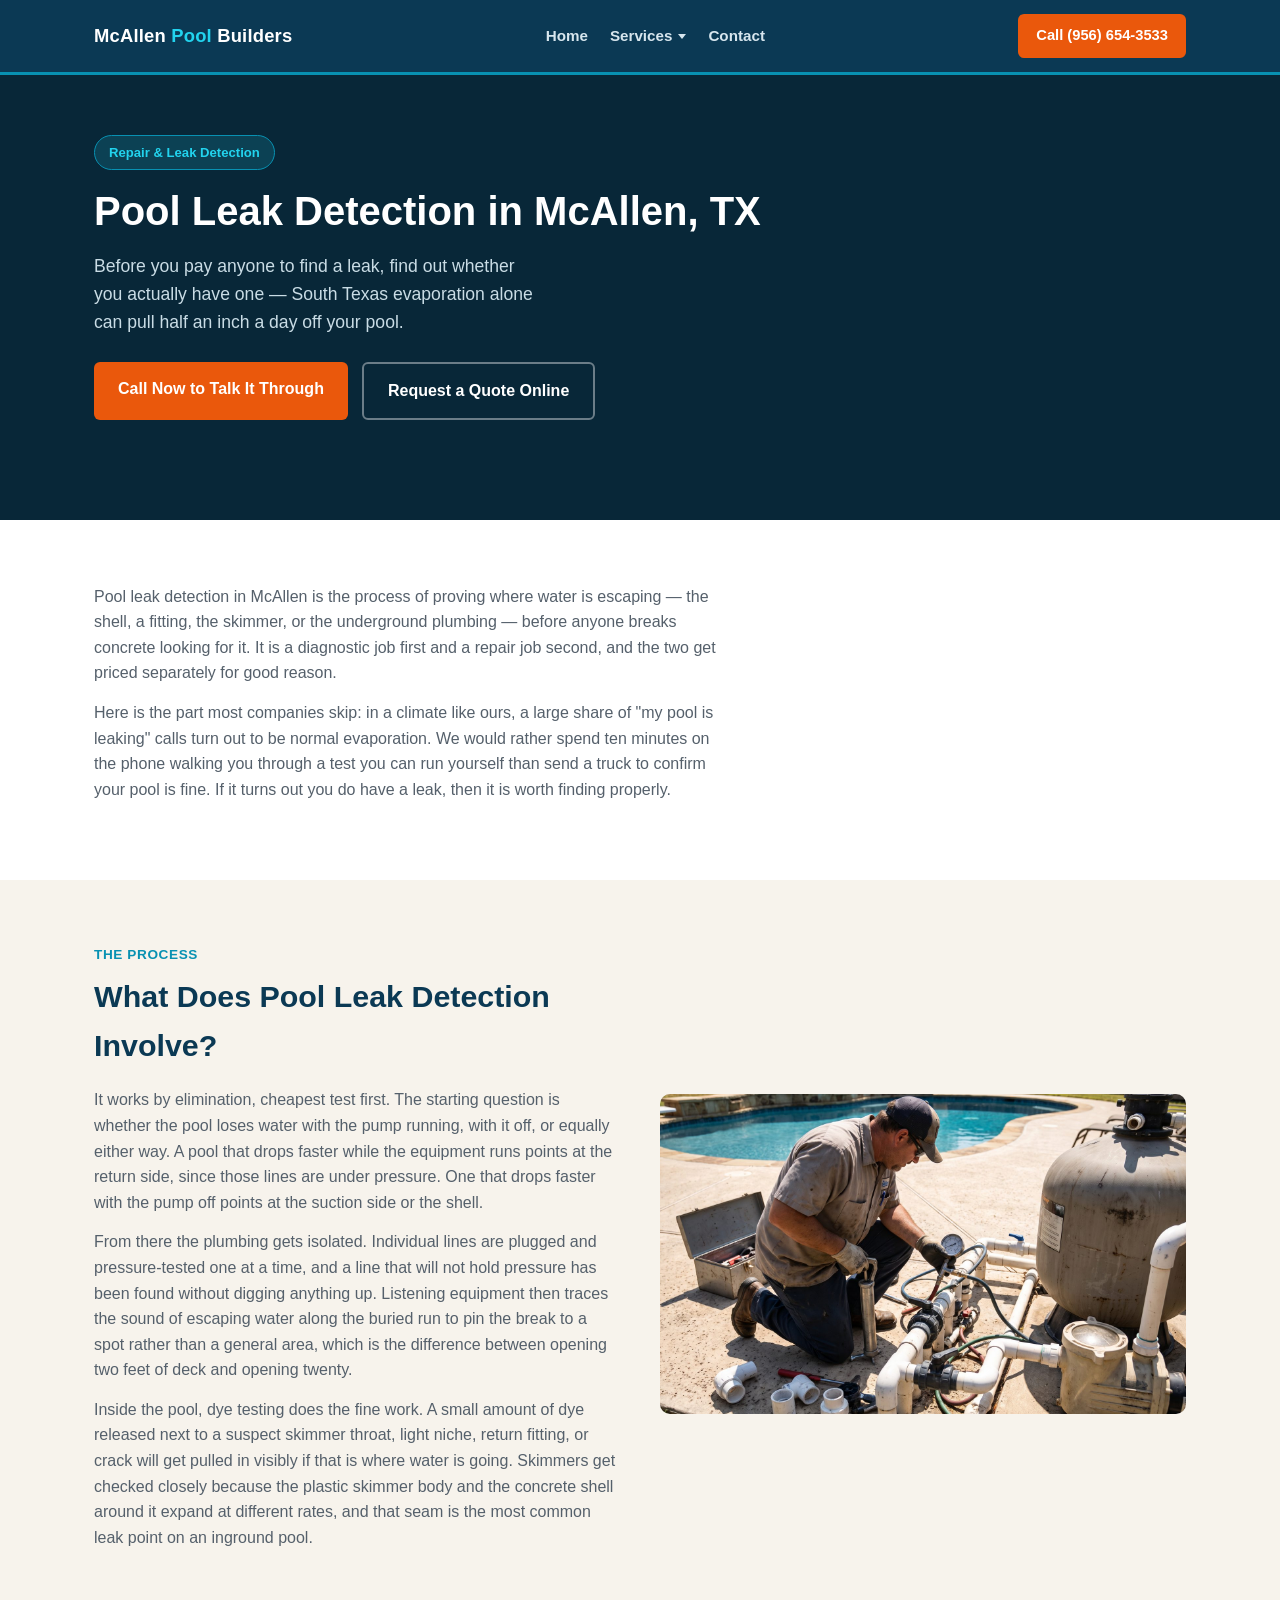
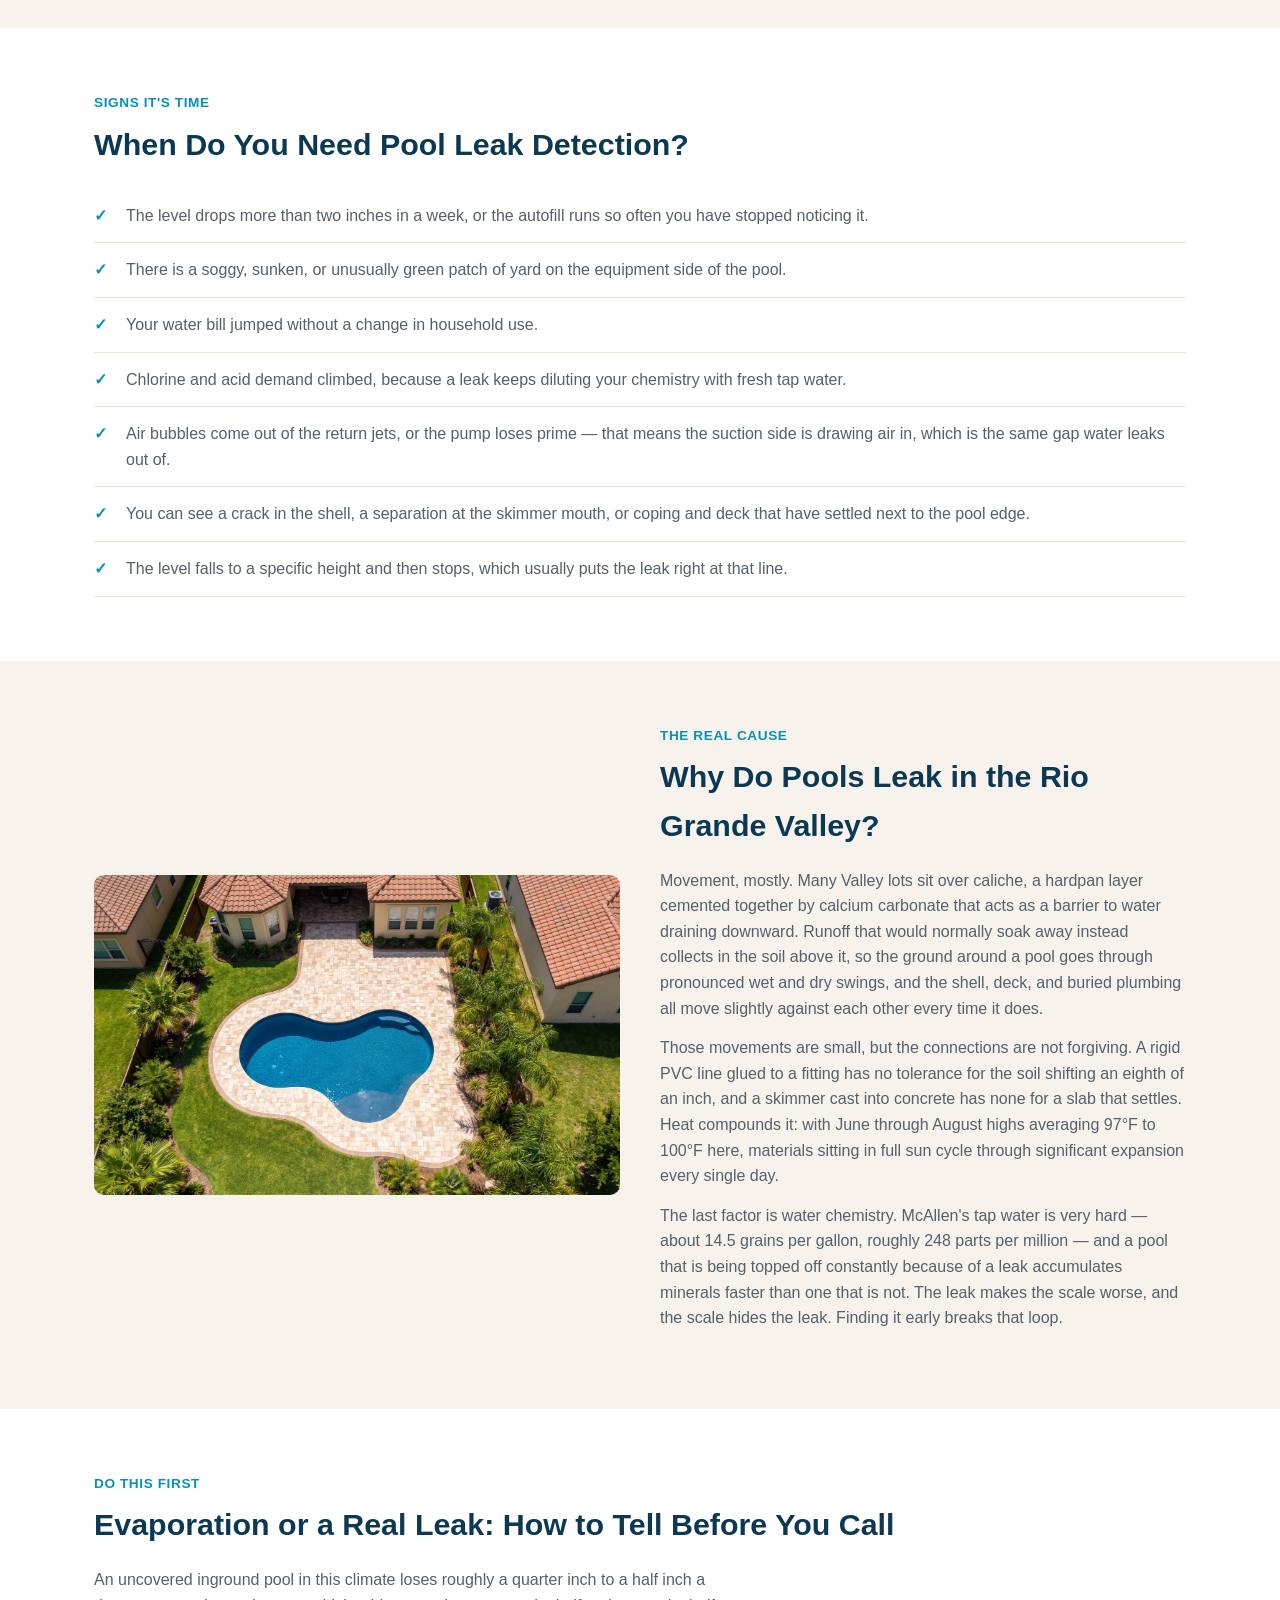
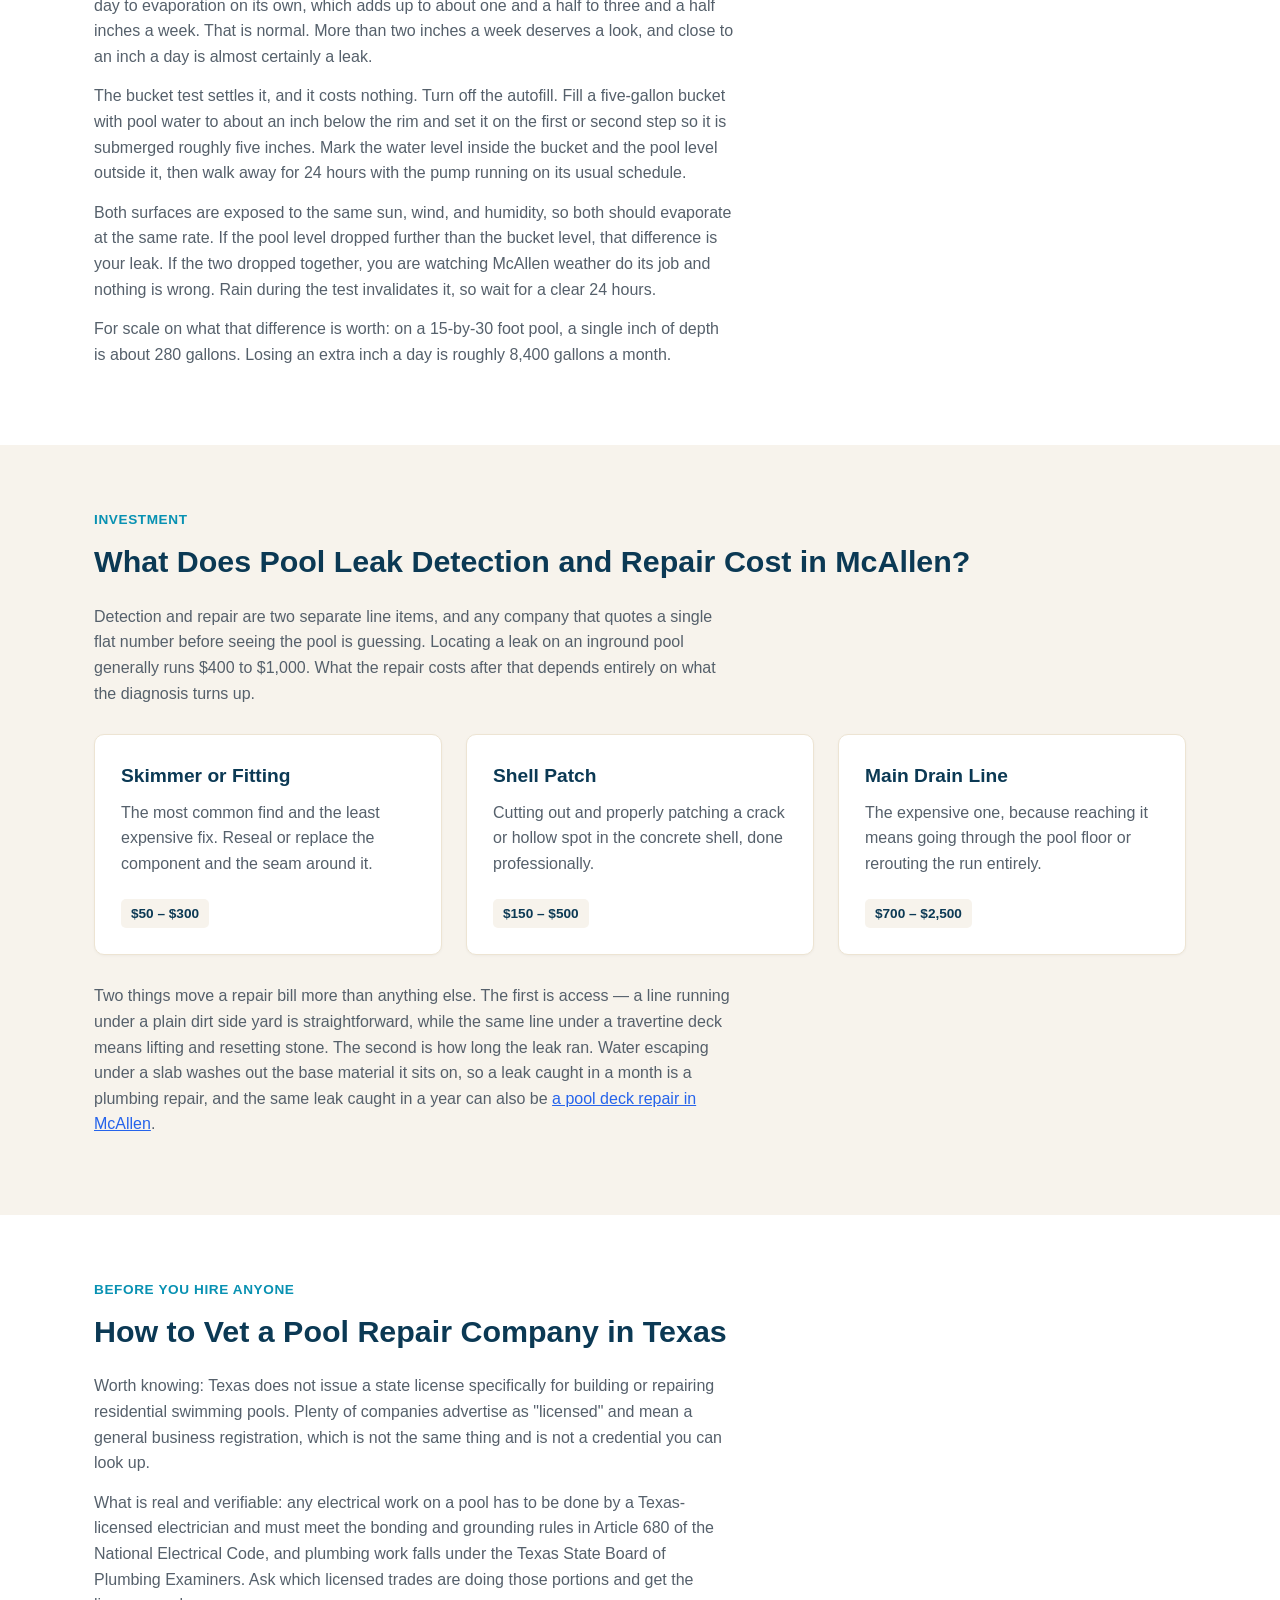
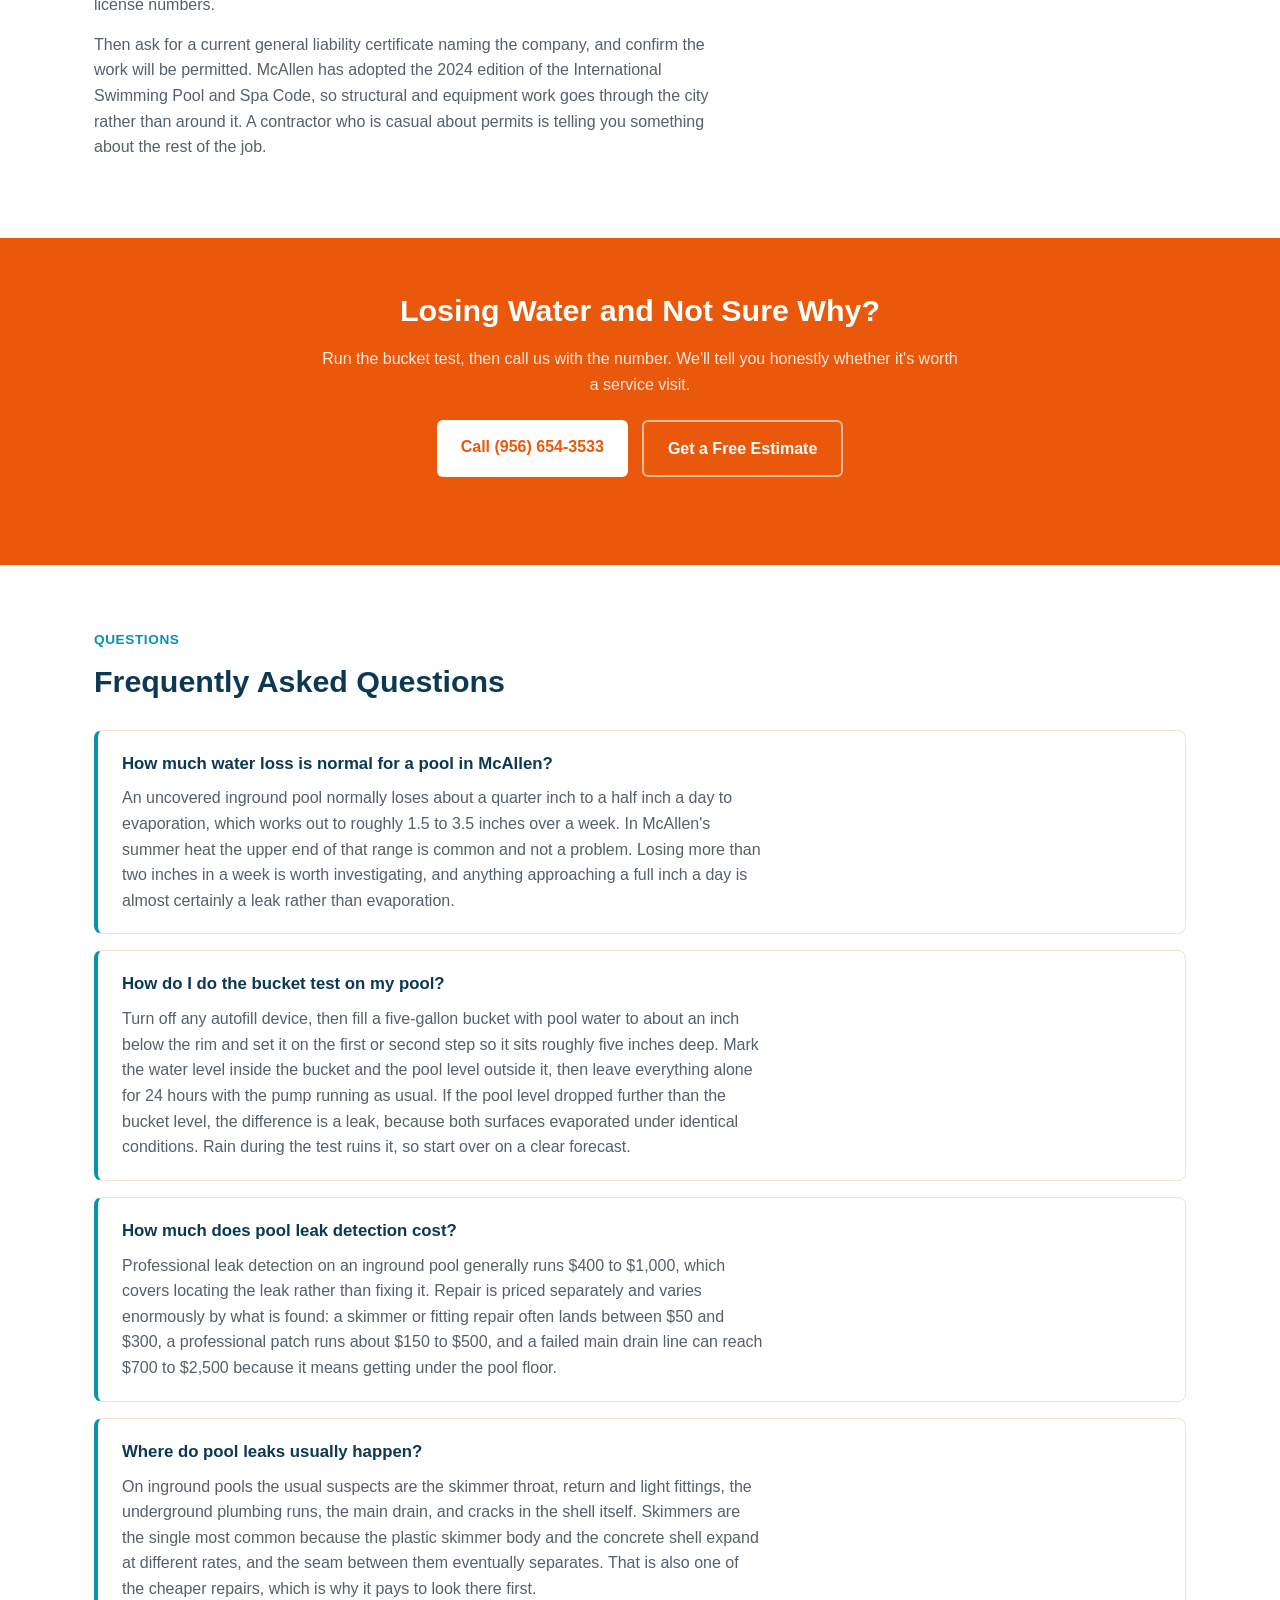
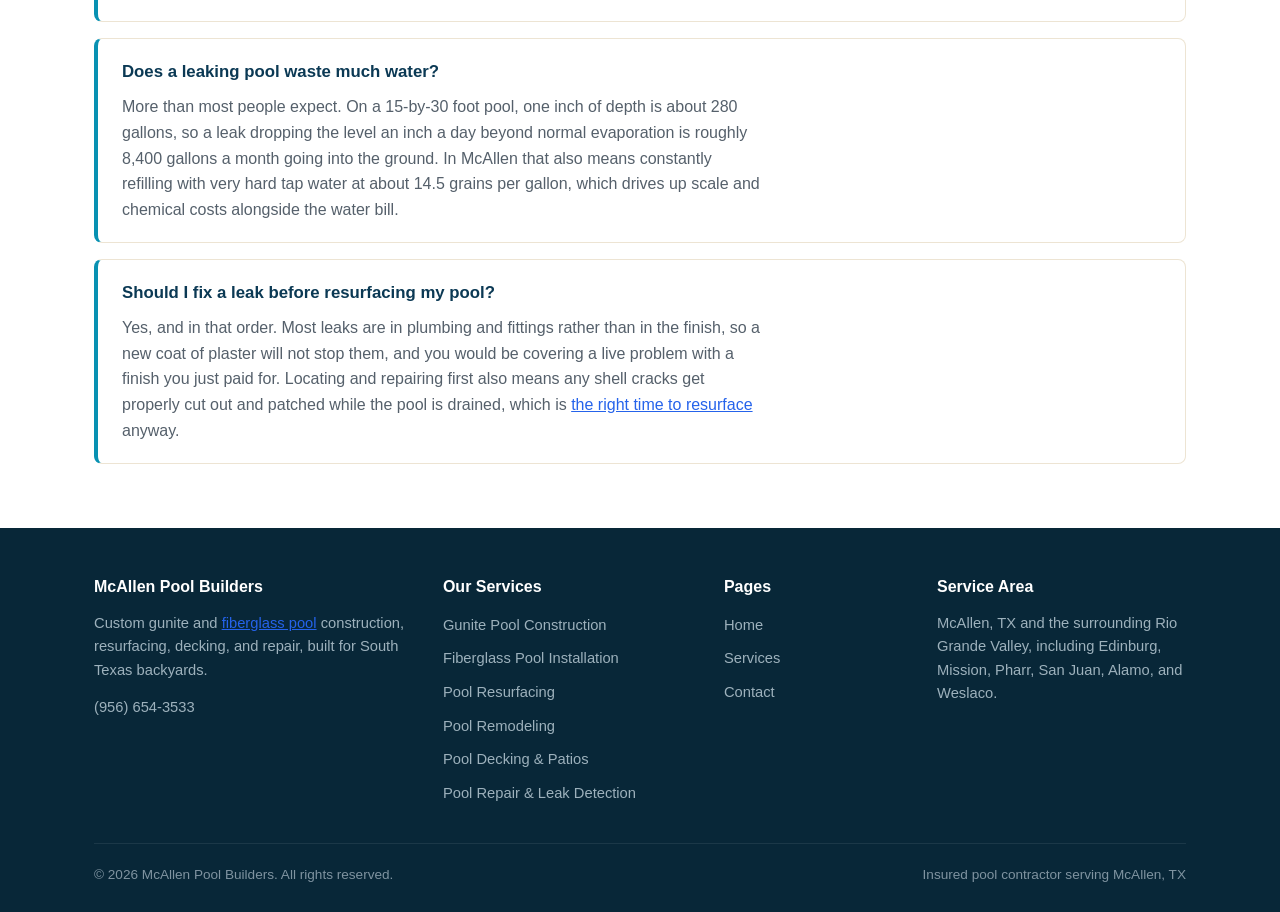
<file: pool-leak-detection-mcallen.html>
<!DOCTYPE html>

<html lang="en">
<head>
<link href="https://www.mcallenpoolbuilders.com/pool-leak-detection-mcallen.html" rel="canonical"/>
<meta charset="utf-8"/>
<meta content="width=device-width, initial-scale=1.0" name="viewport"/>
<title>Pool Leak Detection in McAllen, TX | Pool Repair</title>
<meta content="Pool leak detection and repair in McAllen, TX. Find out whether you have a leak or just South Texas evaporation before you spend a dollar. Free phone triage." name="description"/>
<link href="styles.css" rel="stylesheet"/>
<script type="application/ld+json">
{
  "@context": "https://schema.org",
  "@type": "LocalBusiness",
  "name": "McAllen Pool Builders",
  "telephone": "+19566543533",
  "address": {
    "@type": "PostalAddress",
    "addressLocality": "McAllen",
    "addressRegion": "TX",
    "addressCountry": "US"
  },
  "areaServed": "McAllen, TX",
  "description": "Pool leak detection and structural pool repair in McAllen, TX",
  "openingHours": "Mo-Fr 08:00-18:00"
}
</script>
<script type="application/ld+json">
{
  "@context": "https://schema.org",
  "@type": "FAQPage",
  "mainEntity": [
    {
      "@type": "Question",
      "name": "How much water loss is normal for a pool in McAllen?",
      "acceptedAnswer": { "@type": "Answer", "text": "An uncovered inground pool normally loses about a quarter inch to a half inch a day to evaporation, which works out to roughly 1.5 to 3.5 inches over a week. In McAllen's summer heat the upper end of that range is common and not a problem. Losing more than two inches in a week is worth investigating, and anything approaching a full inch a day is almost certainly a leak rather than evaporation." }
    },
    {
      "@type": "Question",
      "name": "How do I do the bucket test on my pool?",
      "acceptedAnswer": { "@type": "Answer", "text": "Turn off any autofill device, then fill a five-gallon bucket with pool water to about an inch below the rim and set it on the first or second step so it sits roughly five inches deep. Mark the water level inside the bucket and the pool level outside it, then leave everything alone for 24 hours with the pump running as usual. If the pool level dropped further than the bucket level, the difference is a leak, because both surfaces evaporated under identical conditions. Rain during the test ruins it, so start over on a clear forecast." }
    },
    {
      "@type": "Question",
      "name": "How much does pool leak detection cost?",
      "acceptedAnswer": { "@type": "Answer", "text": "Professional leak detection on an inground pool generally runs $400 to $1,000, which covers locating the leak rather than fixing it. Repair is priced separately and varies enormously by what is found: a skimmer or fitting repair often lands between $50 and $300, a professional patch runs about $150 to $500, and a failed main drain line can reach $700 to $2,500 because it means getting under the pool floor." }
    },
    {
      "@type": "Question",
      "name": "Where do pool leaks usually happen?",
      "acceptedAnswer": { "@type": "Answer", "text": "On inground pools the usual suspects are the skimmer throat, return and light fittings, the underground plumbing runs, the main drain, and cracks in the shell itself. Skimmers are the single most common because the plastic skimmer body and the concrete shell expand at different rates, and the seam between them eventually separates. That is also one of the cheaper repairs, which is why it pays to look there first." }
    },
    {
      "@type": "Question",
      "name": "Does a leaking pool waste much water?",
      "acceptedAnswer": { "@type": "Answer", "text": "More than most people expect. On a 15-by-30 foot pool, one inch of depth is about 280 gallons, so a leak dropping the level an inch a day beyond normal evaporation is roughly 8,400 gallons a month going into the ground. In McAllen that also means constantly refilling with very hard tap water at about 14.5 grains per gallon, which drives up scale and chemical costs alongside the water bill." }
    },
    {
      "@type": "Question",
      "name": "Should I fix a leak before resurfacing my pool?",
      "acceptedAnswer": { "@type": "Answer", "text": "Yes, and in that order. Most leaks are in plumbing and fittings rather than in the finish, so a new coat of plaster will not stop them, and you would be covering a live problem with a finish you just paid for. Locating and repairing first also means any shell cracks get properly cut out and patched while the pool is drained, which is the right time to do that work anyway." }
    }
  ]
}
</script>
</head>
<body>
<nav class="site-nav">
<div class="nav-inner">
<a class="nav-logo" href="/">McAllen <span>Pool</span> Builders</a>
<ul class="nav-links">
<li><a href="/">Home</a></li>
<li class="has-dropdown">
<a href="services.html">Services</a>
<div class="dropdown-menu">
<ul class="dropdown-menu-list">
<li><a href="gunite-pool-construction-mcallen.html">Gunite Pool Construction</a></li>
<li><a href="fiberglass-pool-installation-mcallen.html">Fiberglass Pool Installation</a></li>
<li><a href="pool-resurfacing-mcallen.html">Pool Resurfacing &amp; Replastering</a></li>
<li><a href="pool-remodeling-mcallen.html">Pool Remodeling</a></li>
<li><a href="pool-decking-mcallen.html">Pool Decking &amp; Patios</a></li>
<li><a href="pool-leak-detection-mcallen.html">Pool Repair &amp; Leak Detection</a></li>
</ul>
</div>
</li>
<li><a href="contact.html">Contact</a></li>
</ul>
<a class="nav-cta" href="tel:+19566543533">Call (956) 654-3533</a>
</div>
</nav>
<header class="hero" style="padding-bottom: 60px;">
<div class="container">
<span class="hero-badge">Repair &amp; Leak Detection</span>
<h1>Pool Leak Detection in McAllen, TX</h1>
<p class="lead">Before you pay anyone to find a leak, find out whether you actually have one — South Texas evaporation alone can pull half an inch a day off your pool.</p>
<div class="hero-ctas" style="margin-top:26px;">
<a class="btn btn-primary" href="tel:+19566543533">Call Now to Talk It Through</a>
<a class="btn btn-secondary" href="contact.html">Request a Quote Online</a>
</div>
</div>
</header>
<section class="section-white">
<div class="container">
<p>Pool leak detection in McAllen is the process of proving where water is escaping — the shell, a fitting, the skimmer, or the underground plumbing — before anyone breaks concrete looking for it. It is a diagnostic job first and a repair job second, and the two get priced separately for good reason.</p>
<p>Here is the part most companies skip: in a climate like ours, a large share of "my pool is leaking" calls turn out to be normal evaporation. We would rather spend ten minutes on the phone walking you through a test you can run yourself than send a truck to confirm your pool is fine. If it turns out you do have a leak, then it is worth finding properly.</p>
</div>
</section>
<section class="section-sand">
<div class="container two-col">
<div>
<span class="eyebrow">The Process</span>
<h2>What Does Pool Leak Detection Involve?</h2>
<p>It works by elimination, cheapest test first. The starting question is whether the pool loses water with the pump running, with it off, or equally either way. A pool that drops faster while the equipment runs points at the return side, since those lines are under pressure. One that drops faster with the pump off points at the suction side or the shell.</p>
<p>From there the plumbing gets isolated. Individual lines are plugged and pressure-tested one at a time, and a line that will not hold pressure has been found without digging anything up. Listening equipment then traces the sound of escaping water along the buried run to pin the break to a spot rather than a general area, which is the difference between opening two feet of deck and opening twenty.</p>
<p>Inside the pool, dye testing does the fine work. A small amount of dye released next to a suspect skimmer throat, light niche, return fitting, or crack will get pulled in visibly if that is where water is going. Skimmers get checked closely because the plastic skimmer body and the concrete shell around it expand at different rates, and that seam is the most common leak point on an inground pool.</p>
</div>
<div>
<img alt="Pool repair technician pressure testing equipment plumbing to locate a leak in McAllen" src="images/pool-leak-detection-technician-mcallen.jpg" width="1600" height="1073" fetchpriority="high" decoding="async"/>
</div>
</div>
</section>
<section class="section-white">
<div class="container">
<span class="eyebrow">Signs It's Time</span>
<h2>When Do You Need Pool Leak Detection?</h2>
<ul class="trigger-list">
<li>The level drops more than two inches in a week, or the autofill runs so often you have stopped noticing it.</li>
<li>There is a soggy, sunken, or unusually green patch of yard on the equipment side of the pool.</li>
<li>Your water bill jumped without a change in household use.</li>
<li>Chlorine and acid demand climbed, because a leak keeps diluting your chemistry with fresh tap water.</li>
<li>Air bubbles come out of the return jets, or the pump loses prime — that means the suction side is drawing air in, which is the same gap water leaks out of.</li>
<li>You can see a crack in the shell, a separation at the skimmer mouth, or coping and deck that have settled next to the pool edge.</li>
<li>The level falls to a specific height and then stops, which usually puts the leak right at that line.</li>
</ul>
</div>
</section>
<section class="section-sand">
<div class="container two-col">
<div>
<img alt="Aerial view of a McAllen backyard pool holding water after a leak repair" src="images/custom-pool-aerial-mcallen.jpg" width="1600" height="893" loading="lazy" decoding="async"/>
</div>
<div>
<span class="eyebrow">The Real Cause</span>
<h2>Why Do Pools Leak in the Rio Grande Valley?</h2>
<p>Movement, mostly. Many Valley lots sit over caliche, a hardpan layer cemented together by calcium carbonate that acts as a barrier to water draining downward. Runoff that would normally soak away instead collects in the soil above it, so the ground around a pool goes through pronounced wet and dry swings, and the shell, deck, and buried plumbing all move slightly against each other every time it does.</p>
<p>Those movements are small, but the connections are not forgiving. A rigid PVC line glued to a fitting has no tolerance for the soil shifting an eighth of an inch, and a skimmer cast into concrete has none for a slab that settles. Heat compounds it: with June through August highs averaging 97°F to 100°F here, materials sitting in full sun cycle through significant expansion every single day.</p>
<p>The last factor is water chemistry. McAllen's tap water is very hard — about 14.5 grains per gallon, roughly 248 parts per million — and a pool that is being topped off constantly because of a leak accumulates minerals faster than one that is not. The leak makes the scale worse, and the scale hides the leak. Finding it early breaks that loop.</p>
</div>
</div>
</section>
<section class="section-white">
<div class="container">
<span class="eyebrow">Do This First</span>
<h2>Evaporation or a Real Leak: How to Tell Before You Call</h2>
<p>An uncovered inground pool in this climate loses roughly a quarter inch to a half inch a day to evaporation on its own, which adds up to about one and a half to three and a half inches a week. That is normal. More than two inches a week deserves a look, and close to an inch a day is almost certainly a leak.</p>
<p>The bucket test settles it, and it costs nothing. Turn off the autofill. Fill a five-gallon bucket with pool water to about an inch below the rim and set it on the first or second step so it is submerged roughly five inches. Mark the water level inside the bucket and the pool level outside it, then walk away for 24 hours with the pump running on its usual schedule.</p>
<p>Both surfaces are exposed to the same sun, wind, and humidity, so both should evaporate at the same rate. If the pool level dropped further than the bucket level, that difference is your leak. If the two dropped together, you are watching McAllen weather do its job and nothing is wrong. Rain during the test invalidates it, so wait for a clear 24 hours.</p>
<p>For scale on what that difference is worth: on a 15-by-30 foot pool, a single inch of depth is about 280 gallons. Losing an extra inch a day is roughly 8,400 gallons a month.</p>
</div>
</section>
<section class="section-sand">
<div class="container">
<span class="eyebrow">Investment</span>
<h2>What Does Pool Leak Detection and Repair Cost in McAllen?</h2>
<p>Detection and repair are two separate line items, and any company that quotes a single flat number before seeing the pool is guessing. Locating a leak on an inground pool generally runs $400 to $1,000. What the repair costs after that depends entirely on what the diagnosis turns up.</p>
<div class="card-grid" style="margin-bottom:28px;">
<div class="card">
<h3>Skimmer or Fitting</h3>
<p>The most common find and the least expensive fix. Reseal or replace the component and the seam around it.</p>
<span class="price">$50 – $300</span>
</div>
<div class="card">
<h3>Shell Patch</h3>
<p>Cutting out and properly patching a crack or hollow spot in the concrete shell, done professionally.</p>
<span class="price">$150 – $500</span>
</div>
<div class="card">
<h3>Main Drain Line</h3>
<p>The expensive one, because reaching it means going through the pool floor or rerouting the run entirely.</p>
<span class="price">$700 – $2,500</span>
</div>
</div>
<p>Two things move a repair bill more than anything else. The first is access — a line running under a plain dirt side yard is straightforward, while the same line under a travertine deck means lifting and resetting stone. The second is how long the leak ran. Water escaping under a slab washes out the base material it sits on, so a leak caught in a month is a plumbing repair, and the same leak caught in a year can also be <a href="pool-decking-mcallen.html" style="color: #2563eb; text-decoration: underline;">a pool deck repair in McAllen</a>.</p>
</div>
</section>
<section class="section-white">
<div class="container">
<span class="eyebrow">Before You Hire Anyone</span>
<h2>How to Vet a Pool Repair Company in Texas</h2>
<p>Worth knowing: Texas does not issue a state license specifically for building or repairing residential swimming pools. Plenty of companies advertise as "licensed" and mean a general business registration, which is not the same thing and is not a credential you can look up.</p>
<p>What is real and verifiable: any electrical work on a pool has to be done by a Texas-licensed electrician and must meet the bonding and grounding rules in Article 680 of the National Electrical Code, and plumbing work falls under the Texas State Board of Plumbing Examiners. Ask which licensed trades are doing those portions and get the license numbers.</p>
<p>Then ask for a current general liability certificate naming the company, and confirm the work will be permitted. McAllen has adopted the 2024 edition of the International Swimming Pool and Spa Code, so structural and equipment work goes through the city rather than around it. A contractor who is casual about permits is telling you something about the rest of the job.</p>
</div>
</section>
<section class="cta-banner">
<div class="container">
<h2>Losing Water and Not Sure Why?</h2>
<p>Run the bucket test, then call us with the number. We'll tell you honestly whether it's worth a service visit.</p>
<div class="hero-ctas" style="justify-content:center;">
<a class="btn" href="tel:+19566543533" style="background:#fff;color:#ea580c;">Call (956) 654-3533</a>
<a class="btn btn-secondary" href="contact.html">Get a Free Estimate</a>
</div>
</div>
</section>
<section class="section-white">
<div class="container">
<span class="eyebrow">Questions</span>
<h2>Frequently Asked Questions</h2>
<div class="faq-grid">
<div class="faq-card">
<h3>How much water loss is normal for a pool in McAllen?</h3>
<p>An uncovered inground pool normally loses about a quarter inch to a half inch a day to evaporation, which works out to roughly 1.5 to 3.5 inches over a week. In McAllen's summer heat the upper end of that range is common and not a problem. Losing more than two inches in a week is worth investigating, and anything approaching a full inch a day is almost certainly a leak rather than evaporation.</p>
</div>
<div class="faq-card">
<h3>How do I do the bucket test on my pool?</h3>
<p>Turn off any autofill device, then fill a five-gallon bucket with pool water to about an inch below the rim and set it on the first or second step so it sits roughly five inches deep. Mark the water level inside the bucket and the pool level outside it, then leave everything alone for 24 hours with the pump running as usual. If the pool level dropped further than the bucket level, the difference is a leak, because both surfaces evaporated under identical conditions. Rain during the test ruins it, so start over on a clear forecast.</p>
</div>
<div class="faq-card">
<h3>How much does pool leak detection cost?</h3>
<p>Professional leak detection on an inground pool generally runs $400 to $1,000, which covers locating the leak rather than fixing it. Repair is priced separately and varies enormously by what is found: a skimmer or fitting repair often lands between $50 and $300, a professional patch runs about $150 to $500, and a failed main drain line can reach $700 to $2,500 because it means getting under the pool floor.</p>
</div>
<div class="faq-card">
<h3>Where do pool leaks usually happen?</h3>
<p>On inground pools the usual suspects are the skimmer throat, return and light fittings, the underground plumbing runs, the main drain, and cracks in the shell itself. Skimmers are the single most common because the plastic skimmer body and the concrete shell expand at different rates, and the seam between them eventually separates. That is also one of the cheaper repairs, which is why it pays to look there first.</p>
</div>
<div class="faq-card">
<h3>Does a leaking pool waste much water?</h3>
<p>More than most people expect. On a 15-by-30 foot pool, one inch of depth is about 280 gallons, so a leak dropping the level an inch a day beyond normal evaporation is roughly 8,400 gallons a month going into the ground. In McAllen that also means constantly refilling with very hard tap water at about 14.5 grains per gallon, which drives up scale and chemical costs alongside the water bill.</p>
</div>
<div class="faq-card">
<h3>Should I fix a leak before resurfacing my pool?</h3>
<p>Yes, and in that order. Most leaks are in plumbing and fittings rather than in the finish, so a new coat of plaster will not stop them, and you would be covering a live problem with a finish you just paid for. Locating and repairing first also means any shell cracks get properly cut out and patched while the pool is drained, which is <a href="pool-resurfacing-mcallen.html" style="color: #2563eb; text-decoration: underline;">the right time to resurface</a> anyway.</p>
</div>
</div>
</div>
</section>
<footer>
<div class="container">
<div class="footer-grid">
<div>
<h4>McAllen Pool Builders</h4>
<p>Custom gunite and <a href="fiberglass-pool-installation-mcallen.html" style="color: #2563eb; text-decoration: underline;">fiberglass pool</a> construction, resurfacing, decking, and repair, built for South Texas backyards.</p>
<p><a href="tel:+19566543533">(956) 654-3533</a></p>
</div>
<div>
<h4>Our Services</h4>
<ul>
<li><a href="gunite-pool-construction-mcallen.html">Gunite Pool Construction</a></li>
<li><a href="fiberglass-pool-installation-mcallen.html">Fiberglass Pool Installation</a></li>
<li><a href="pool-resurfacing-mcallen.html">Pool Resurfacing</a></li>
<li><a href="pool-remodeling-mcallen.html">Pool Remodeling</a></li>
<li><a href="pool-decking-mcallen.html">Pool Decking &amp; Patios</a></li>
<li><a href="pool-leak-detection-mcallen.html">Pool Repair &amp; Leak Detection</a></li>
</ul>
</div>
<div>
<h4>Pages</h4>
<ul>
<li><a href="/">Home</a></li>
<li><a href="services.html">Services</a></li>
<li><a href="contact.html">Contact</a></li>
</ul>
</div>
<div>
<h4>Service Area</h4>
<p>McAllen, TX and the surrounding Rio Grande Valley, including Edinburg, Mission, Pharr, San Juan, Alamo, and Weslaco.</p>
</div>
</div>
<div class="footer-bottom">
<span>© 2026 McAllen Pool Builders. All rights reserved.</span>
<span>Insured pool contractor serving McAllen, TX</span>
</div>
</div>
</footer>
</body>
</html>
</file>
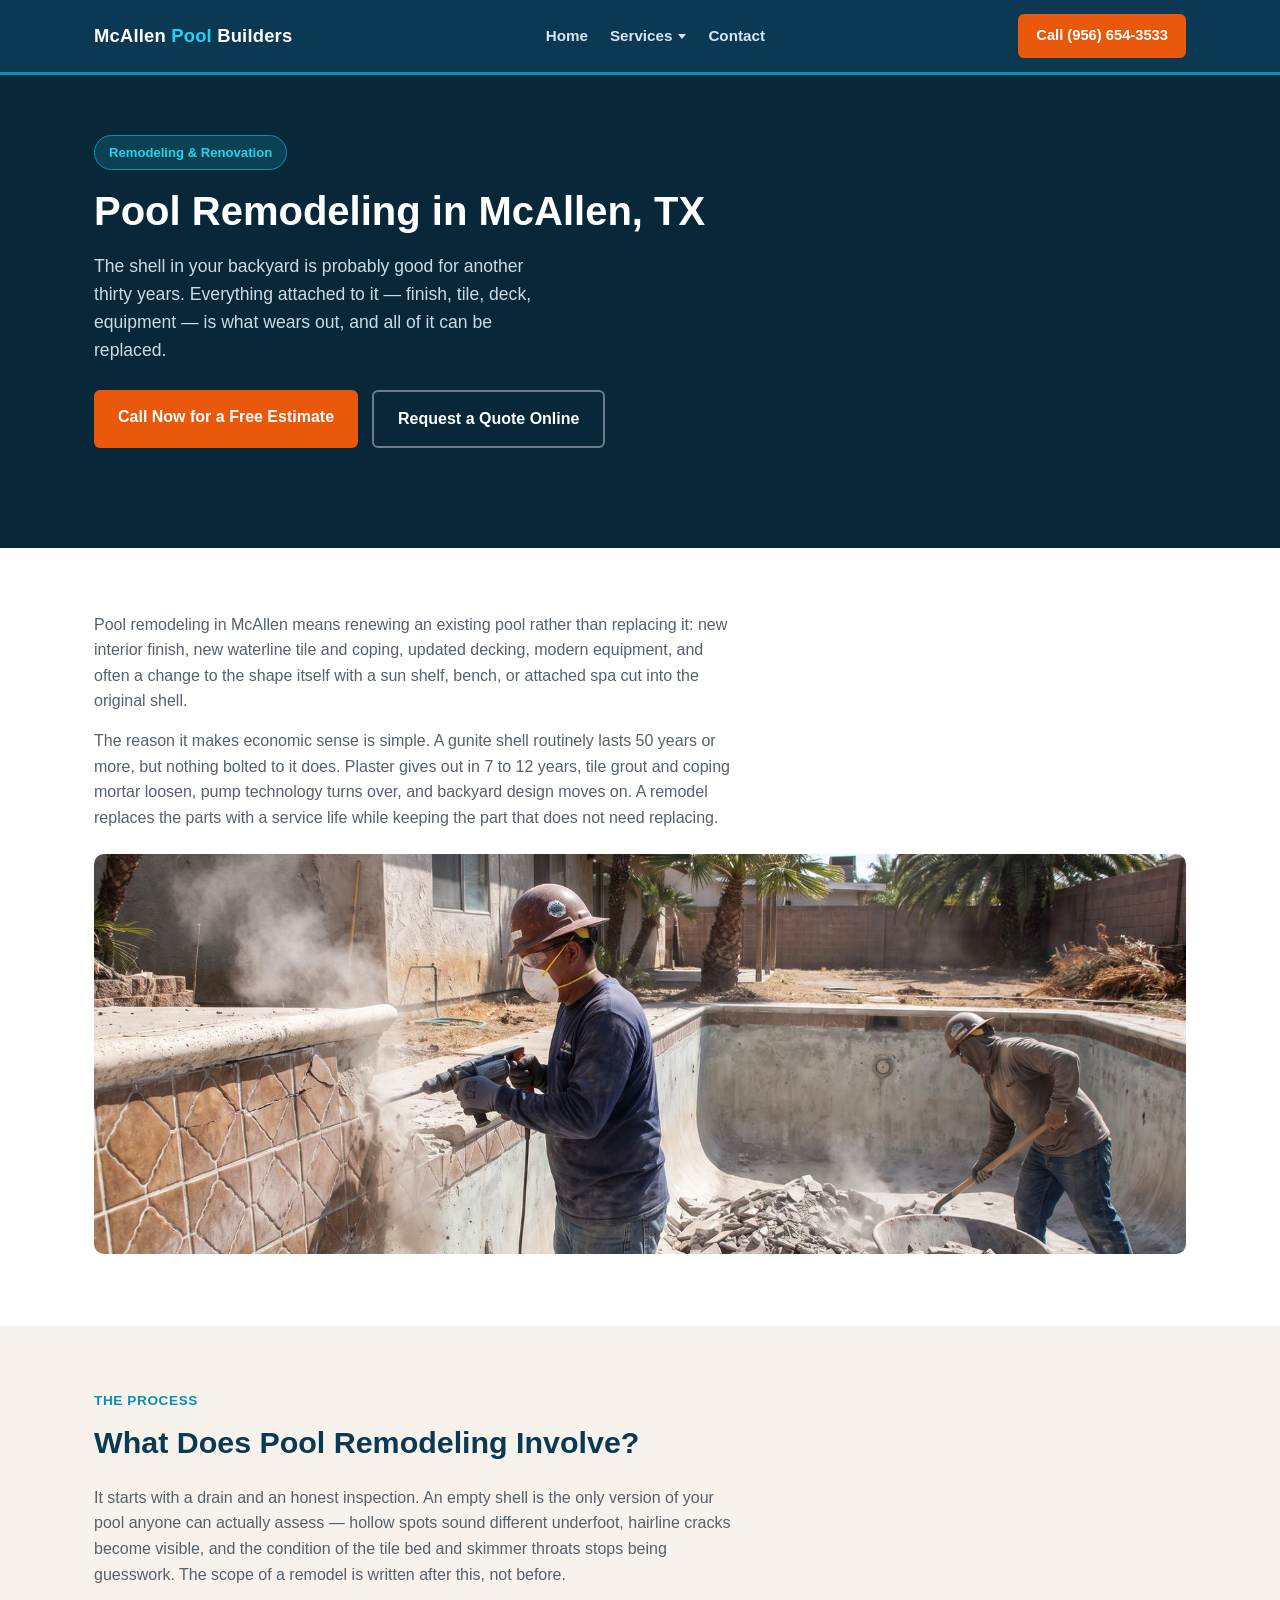
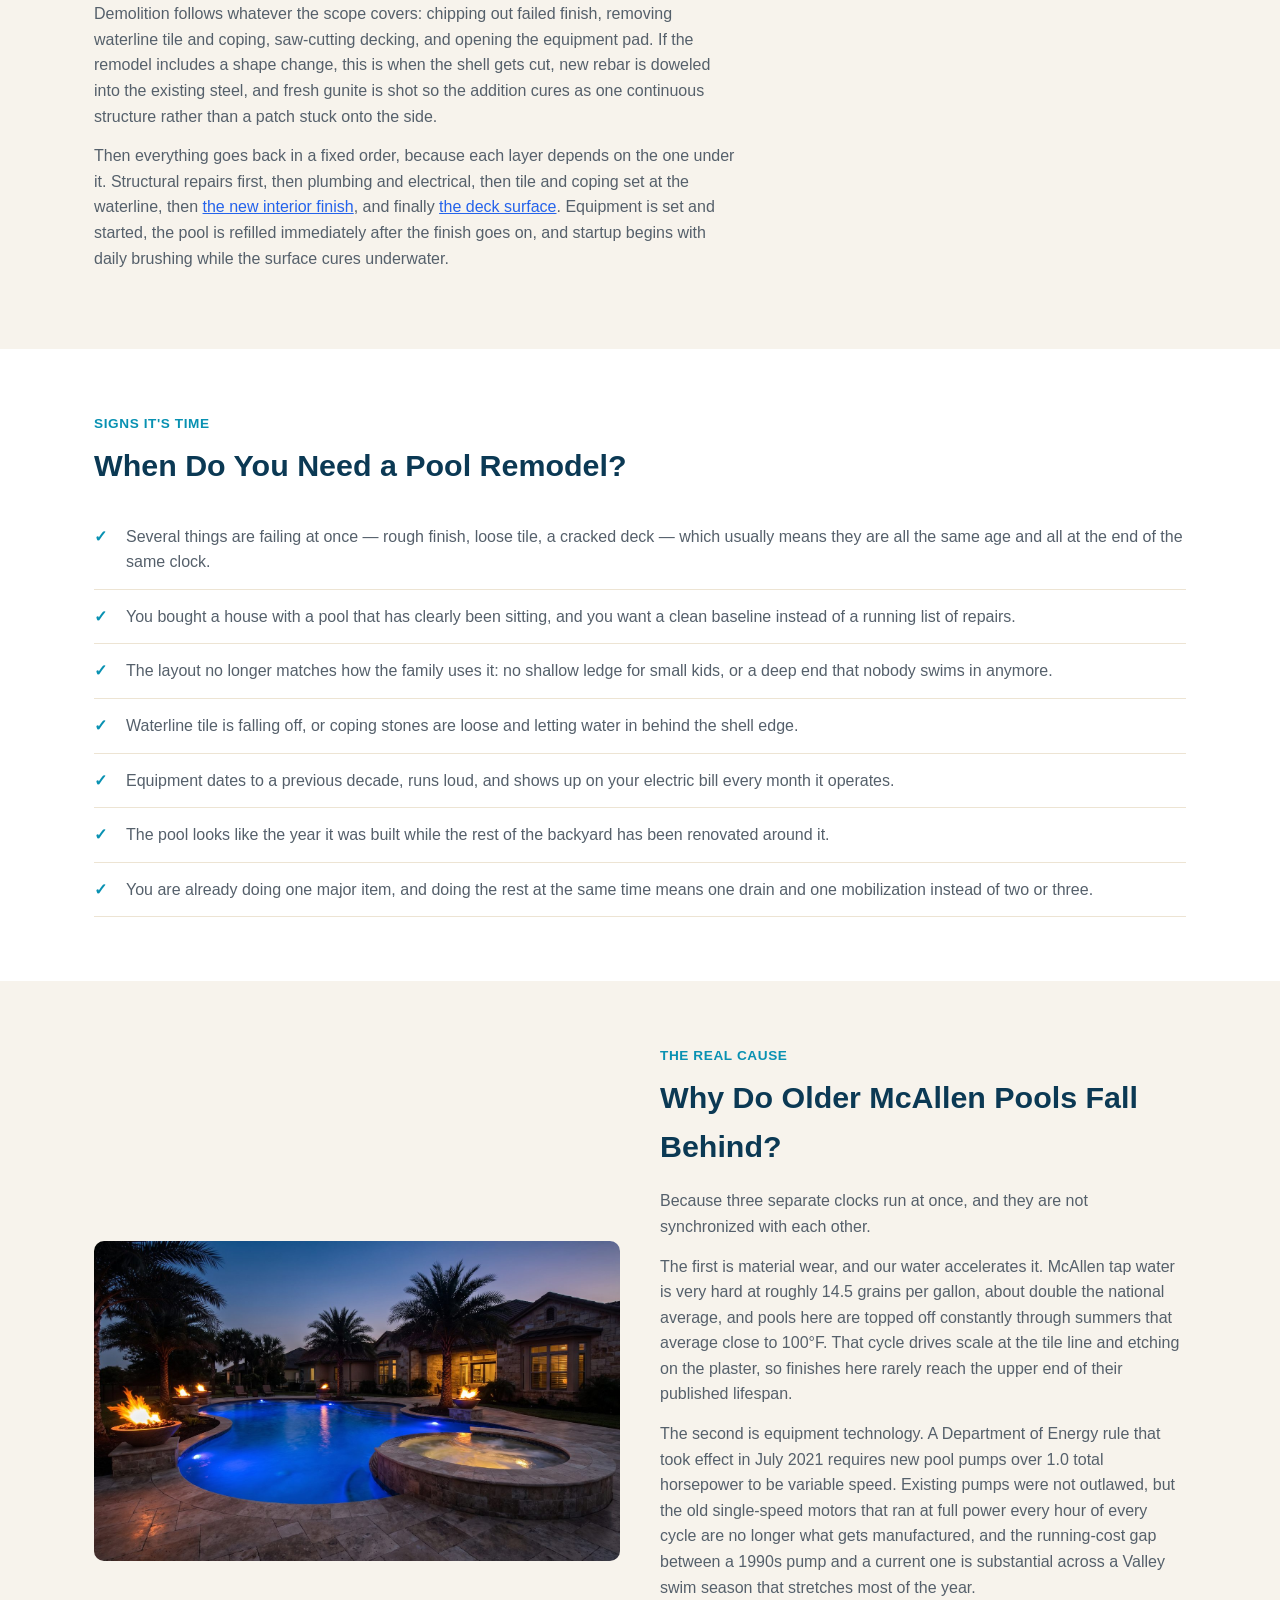
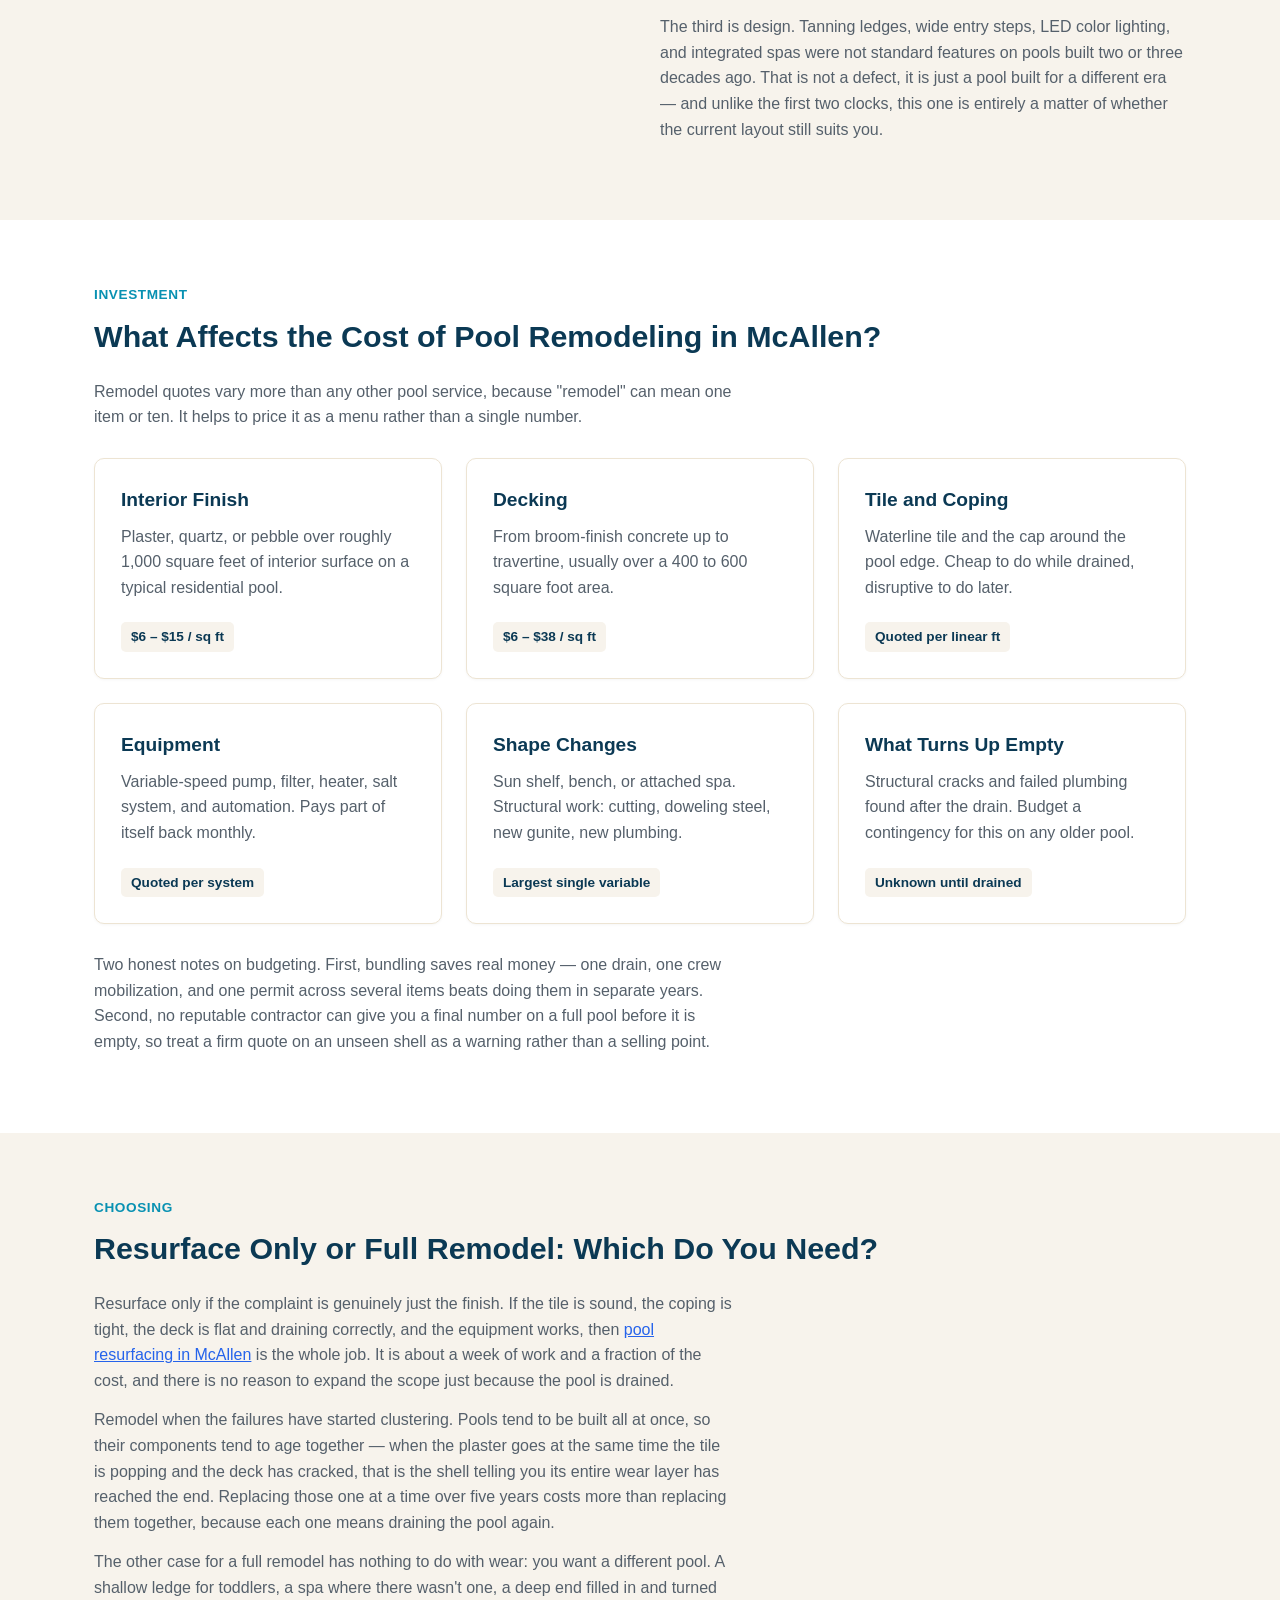
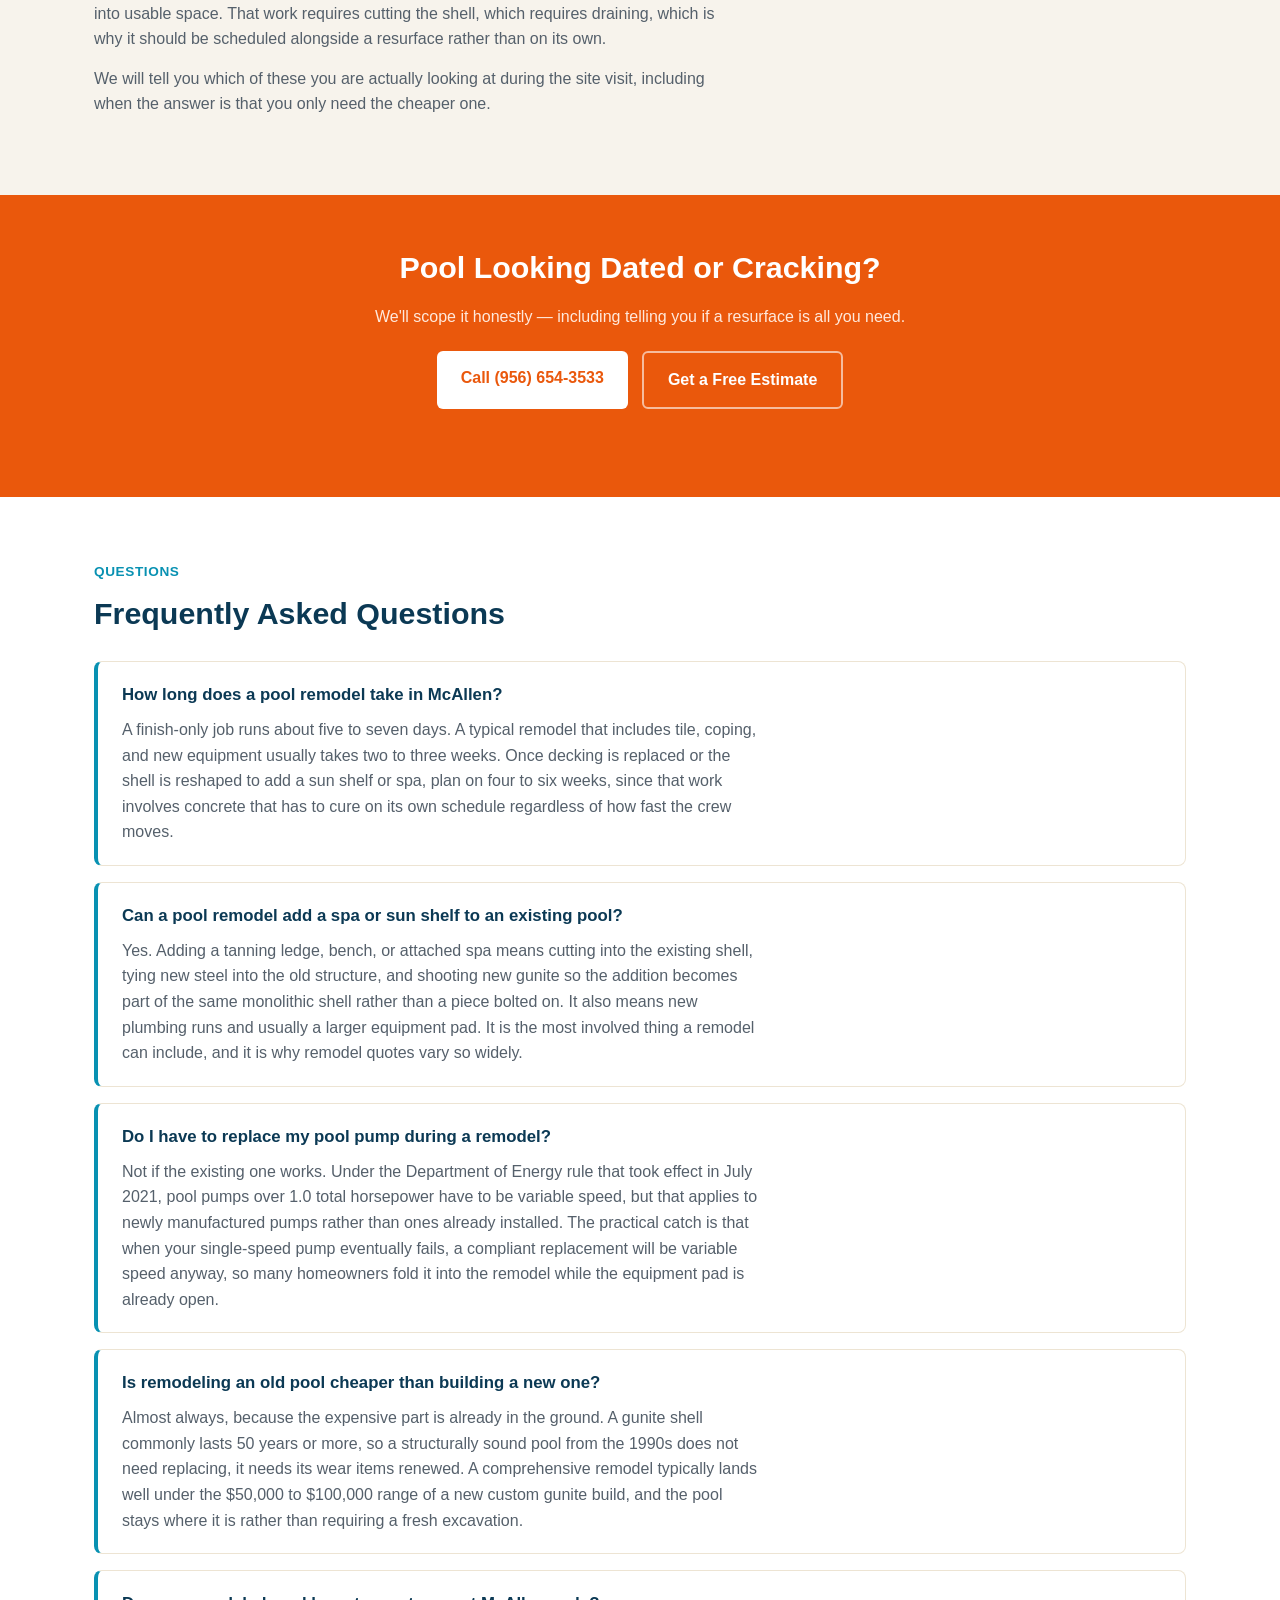
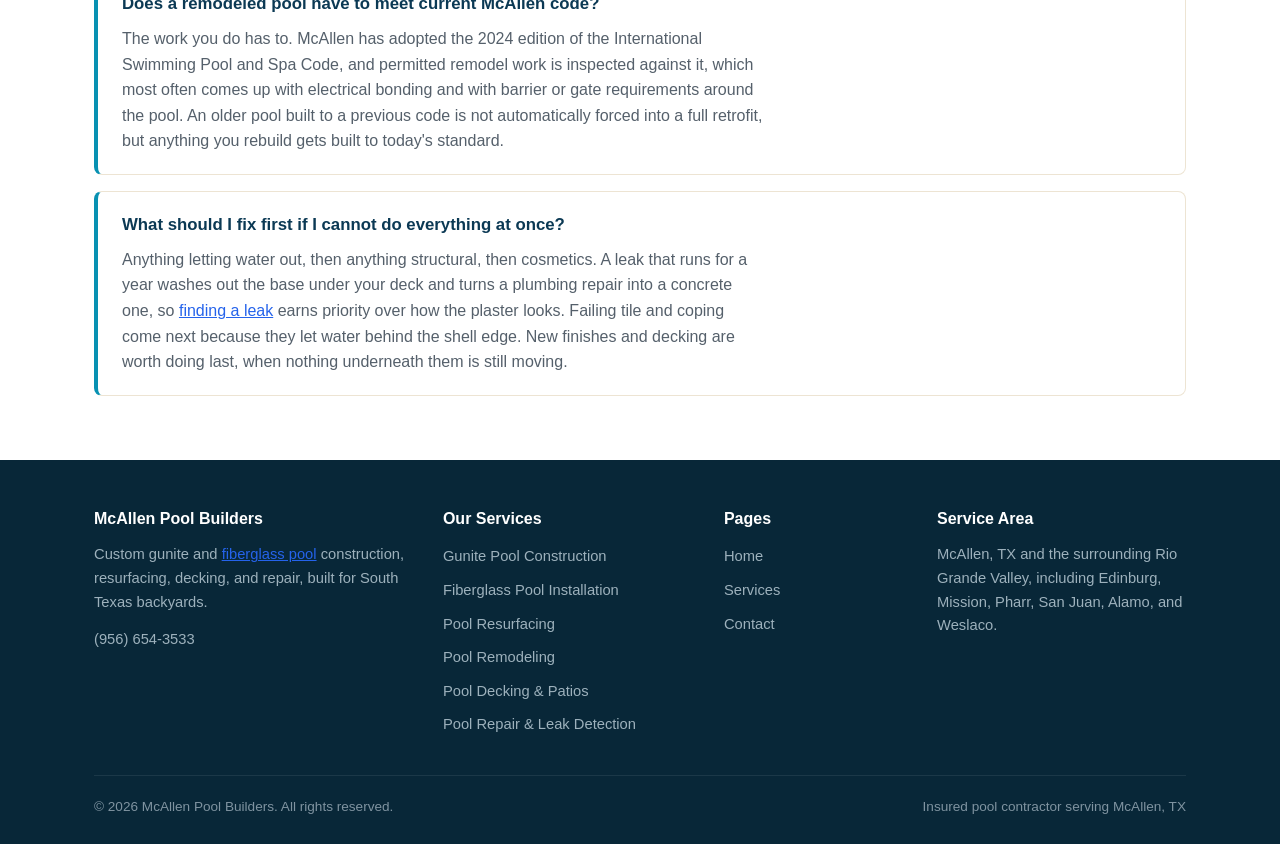
<file: pool-remodeling-mcallen.html>
<!DOCTYPE html>

<html lang="en">
<head>
<link href="https://www.mcallenpoolbuilders.com/pool-remodeling-mcallen.html" rel="canonical"/>
<meta charset="utf-8"/>
<meta content="width=device-width, initial-scale=1.0" name="viewport"/>
<title>Pool Remodeling in McAllen, TX | Renovation</title>
<meta content="Pool remodeling in McAllen, TX. Reshape, retile, re-deck, and modernize an aging pool without tearing it out. Free on-site estimate and honest scoping." name="description"/>
<link href="styles.css" rel="stylesheet"/>
<script type="application/ld+json">
{
  "@context": "https://schema.org",
  "@type": "LocalBusiness",
  "name": "McAllen Pool Builders",
  "telephone": "+19566543533",
  "address": {
    "@type": "PostalAddress",
    "addressLocality": "McAllen",
    "addressRegion": "TX",
    "addressCountry": "US"
  },
  "areaServed": "McAllen, TX",
  "description": "Pool remodeling and renovation in McAllen, TX",
  "openingHours": "Mo-Fr 08:00-18:00"
}
</script>
<script type="application/ld+json">
{
  "@context": "https://schema.org",
  "@type": "FAQPage",
  "mainEntity": [
    {
      "@type": "Question",
      "name": "How long does a pool remodel take in McAllen?",
      "acceptedAnswer": { "@type": "Answer", "text": "A finish-only job runs about five to seven days. A typical remodel that includes tile, coping, and new equipment usually takes two to three weeks. Once decking is replaced or the shell is reshaped to add a sun shelf or spa, plan on four to six weeks, since that work involves concrete that has to cure on its own schedule regardless of how fast the crew moves." }
    },
    {
      "@type": "Question",
      "name": "Can a pool remodel add a spa or sun shelf to an existing pool?",
      "acceptedAnswer": { "@type": "Answer", "text": "Yes. Adding a tanning ledge, bench, or attached spa means cutting into the existing shell, tying new steel into the old structure, and shooting new gunite so the addition becomes part of the same monolithic shell rather than a piece bolted on. It also means new plumbing runs and usually a larger equipment pad. It is the most involved thing a remodel can include, and it is why remodel quotes vary so widely." }
    },
    {
      "@type": "Question",
      "name": "Do I have to replace my pool pump during a remodel?",
      "acceptedAnswer": { "@type": "Answer", "text": "Not if the existing one works. Under the Department of Energy rule that took effect in July 2021, pool pumps over 1.0 total horsepower have to be variable speed, but that applies to newly manufactured pumps rather than ones already installed. The practical catch is that when your single-speed pump eventually fails, a compliant replacement will be variable speed anyway, so many homeowners fold it into the remodel while the equipment pad is already open." }
    },
    {
      "@type": "Question",
      "name": "Is remodeling an old pool cheaper than building a new one?",
      "acceptedAnswer": { "@type": "Answer", "text": "Almost always, because the expensive part is already in the ground. A gunite shell commonly lasts 50 years or more, so a structurally sound pool from the 1990s does not need replacing, it needs its wear items renewed. A comprehensive remodel typically lands well under the $50,000 to $100,000 range of a new custom gunite build, and the pool stays where it is rather than requiring a fresh excavation." }
    },
    {
      "@type": "Question",
      "name": "Does a remodeled pool have to meet current McAllen code?",
      "acceptedAnswer": { "@type": "Answer", "text": "The work you do has to. McAllen has adopted the 2024 edition of the International Swimming Pool and Spa Code, and permitted remodel work is inspected against it, which most often comes up with electrical bonding and with barrier or gate requirements around the pool. An older pool built to a previous code is not automatically forced into a full retrofit, but anything you rebuild gets built to today's standard." }
    },
    {
      "@type": "Question",
      "name": "What should I fix first if I cannot do everything at once?",
      "acceptedAnswer": { "@type": "Answer", "text": "Anything letting water out, then anything structural, then cosmetics. A leak that runs for a year washes out the base under your deck and turns a plumbing repair into a concrete one, so it earns priority over how the plaster looks. Failing tile and coping come next because they let water behind the shell edge. New finishes and decking are worth doing last, when nothing underneath them is still moving." }
    }
  ]
}
</script>
</head>
<body>
<nav class="site-nav">
<div class="nav-inner">
<a class="nav-logo" href="/">McAllen <span>Pool</span> Builders</a>
<ul class="nav-links">
<li><a href="/">Home</a></li>
<li class="has-dropdown">
<a href="services.html">Services</a>
<div class="dropdown-menu">
<ul class="dropdown-menu-list">
<li><a href="gunite-pool-construction-mcallen.html">Gunite Pool Construction</a></li>
<li><a href="fiberglass-pool-installation-mcallen.html">Fiberglass Pool Installation</a></li>
<li><a href="pool-resurfacing-mcallen.html">Pool Resurfacing &amp; Replastering</a></li>
<li><a href="pool-remodeling-mcallen.html">Pool Remodeling</a></li>
<li><a href="pool-decking-mcallen.html">Pool Decking &amp; Patios</a></li>
<li><a href="pool-leak-detection-mcallen.html">Pool Repair &amp; Leak Detection</a></li>
</ul>
</div>
</li>
<li><a href="contact.html">Contact</a></li>
</ul>
<a class="nav-cta" href="tel:+19566543533">Call (956) 654-3533</a>
</div>
</nav>
<header class="hero" style="padding-bottom: 60px;">
<div class="container">
<span class="hero-badge">Remodeling &amp; Renovation</span>
<h1>Pool Remodeling in McAllen, TX</h1>
<p class="lead">The shell in your backyard is probably good for another thirty years. Everything attached to it — finish, tile, deck, equipment — is what wears out, and all of it can be replaced.</p>
<div class="hero-ctas" style="margin-top:26px;">
<a class="btn btn-primary" href="tel:+19566543533">Call Now for a Free Estimate</a>
<a class="btn btn-secondary" href="contact.html">Request a Quote Online</a>
</div>
</div>
</header>
<section class="section-white">
<div class="container">
<p>Pool remodeling in McAllen means renewing an existing pool rather than replacing it: new interior finish, new waterline tile and coping, updated decking, modern equipment, and often a change to the shape itself with a sun shelf, bench, or attached spa cut into the original shell.</p>
<p>The reason it makes economic sense is simple. A gunite shell routinely lasts 50 years or more, but nothing bolted to it does. Plaster gives out in 7 to 12 years, tile grout and coping mortar loosen, pump technology turns over, and backyard design moves on. A remodel replaces the parts with a service life while keeping the part that does not need replacing.</p>
<img alt="Pool remodeling contractors demolishing dated tile and plaster on a McAllen pool" src="images/pool-remodeling-demolition-mcallen.jpg" width="1600" height="1073" fetchpriority="high" decoding="async" style="border-radius:10px; width:100%; max-height:400px; object-fit:cover; margin:24px 0 8px;"/>
</div>
</section>
<section class="section-sand">
<div class="container">
<span class="eyebrow">The Process</span>
<h2>What Does Pool Remodeling Involve?</h2>
<p>It starts with a drain and an honest inspection. An empty shell is the only version of your pool anyone can actually assess — hollow spots sound different underfoot, hairline cracks become visible, and the condition of the tile bed and skimmer throats stops being guesswork. The scope of a remodel is written after this, not before.</p>
<p>Demolition follows whatever the scope covers: chipping out failed finish, removing waterline tile and coping, saw-cutting decking, and opening the equipment pad. If the remodel includes a shape change, this is when the shell gets cut, new rebar is doweled into the existing steel, and fresh gunite is shot so the addition cures as one continuous structure rather than a patch stuck onto the side.</p>
<p>Then everything goes back in a fixed order, because each layer depends on the one under it. Structural repairs first, then plumbing and electrical, then tile and coping set at the waterline, then <a href="pool-resurfacing-mcallen.html" style="color: #2563eb; text-decoration: underline;">the new interior finish</a>, and finally <a href="pool-decking-mcallen.html" style="color: #2563eb; text-decoration: underline;">the deck surface</a>. Equipment is set and started, the pool is refilled immediately after the finish goes on, and startup begins with daily brushing while the surface cures underwater.</p>
</div>
</section>
<section class="section-white">
<div class="container">
<span class="eyebrow">Signs It's Time</span>
<h2>When Do You Need a Pool Remodel?</h2>
<ul class="trigger-list">
<li>Several things are failing at once — rough finish, loose tile, a cracked deck — which usually means they are all the same age and all at the end of the same clock.</li>
<li>You bought a house with a pool that has clearly been sitting, and you want a clean baseline instead of a running list of repairs.</li>
<li>The layout no longer matches how the family uses it: no shallow ledge for small kids, or a deep end that nobody swims in anymore.</li>
<li>Waterline tile is falling off, or coping stones are loose and letting water in behind the shell edge.</li>
<li>Equipment dates to a previous decade, runs loud, and shows up on your electric bill every month it operates.</li>
<li>The pool looks like the year it was built while the rest of the backyard has been renovated around it.</li>
<li>You are already doing one major item, and doing the rest at the same time means one drain and one mobilization instead of two or three.</li>
</ul>
</div>
</section>
<section class="section-sand">
<div class="container two-col">
<div>
<img alt="Remodeled McAllen pool with a new raised spa, fire bowls and LED lighting at dusk" src="images/custom-pool-twilight-mcallen.jpg" width="1600" height="893" loading="lazy" decoding="async"/>
</div>
<div>
<span class="eyebrow">The Real Cause</span>
<h2>Why Do Older McAllen Pools Fall Behind?</h2>
<p>Because three separate clocks run at once, and they are not synchronized with each other.</p>
<p>The first is material wear, and our water accelerates it. McAllen tap water is very hard at roughly 14.5 grains per gallon, about double the national average, and pools here are topped off constantly through summers that average close to 100°F. That cycle drives scale at the tile line and etching on the plaster, so finishes here rarely reach the upper end of their published lifespan.</p>
<p>The second is equipment technology. A Department of Energy rule that took effect in July 2021 requires new pool pumps over 1.0 total horsepower to be variable speed. Existing pumps were not outlawed, but the old single-speed motors that ran at full power every hour of every cycle are no longer what gets manufactured, and the running-cost gap between a 1990s pump and a current one is substantial across a Valley swim season that stretches most of the year.</p>
<p>The third is design. Tanning ledges, wide entry steps, LED color lighting, and integrated spas were not standard features on pools built two or three decades ago. That is not a defect, it is just a pool built for a different era — and unlike the first two clocks, this one is entirely a matter of whether the current layout still suits you.</p>
</div>
</div>
</section>
<section class="section-white">
<div class="container">
<span class="eyebrow">Investment</span>
<h2>What Affects the Cost of Pool Remodeling in McAllen?</h2>
<p>Remodel quotes vary more than any other pool service, because "remodel" can mean one item or ten. It helps to price it as a menu rather than a single number.</p>
<div class="card-grid" style="margin-bottom:28px;">
<div class="card">
<h3>Interior Finish</h3>
<p>Plaster, quartz, or pebble over roughly 1,000 square feet of interior surface on a typical residential pool.</p>
<span class="price">$6 – $15 / sq ft</span>
</div>
<div class="card">
<h3>Decking</h3>
<p>From broom-finish concrete up to travertine, usually over a 400 to 600 square foot area.</p>
<span class="price">$6 – $38 / sq ft</span>
</div>
<div class="card">
<h3>Tile and Coping</h3>
<p>Waterline tile and the cap around the pool edge. Cheap to do while drained, disruptive to do later.</p>
<span class="price">Quoted per linear ft</span>
</div>
<div class="card">
<h3>Equipment</h3>
<p>Variable-speed pump, filter, heater, salt system, and automation. Pays part of itself back monthly.</p>
<span class="price">Quoted per system</span>
</div>
<div class="card">
<h3>Shape Changes</h3>
<p>Sun shelf, bench, or attached spa. Structural work: cutting, doweling steel, new gunite, new plumbing.</p>
<span class="price">Largest single variable</span>
</div>
<div class="card">
<h3>What Turns Up Empty</h3>
<p>Structural cracks and failed plumbing found after the drain. Budget a contingency for this on any older pool.</p>
<span class="price">Unknown until drained</span>
</div>
</div>
<p>Two honest notes on budgeting. First, bundling saves real money — one drain, one crew mobilization, and one permit across several items beats doing them in separate years. Second, no reputable contractor can give you a final number on a full pool before it is empty, so treat a firm quote on an unseen shell as a warning rather than a selling point.</p>
</div>
</section>
<section class="section-sand">
<div class="container">
<span class="eyebrow">Choosing</span>
<h2>Resurface Only or Full Remodel: Which Do You Need?</h2>
<p>Resurface only if the complaint is genuinely just the finish. If the tile is sound, the coping is tight, the deck is flat and draining correctly, and the equipment works, then <a href="pool-resurfacing-mcallen.html" style="color: #2563eb; text-decoration: underline;">pool resurfacing in McAllen</a> is the whole job. It is about a week of work and a fraction of the cost, and there is no reason to expand the scope just because the pool is drained.</p>
<p>Remodel when the failures have started clustering. Pools tend to be built all at once, so their components tend to age together — when the plaster goes at the same time the tile is popping and the deck has cracked, that is the shell telling you its entire wear layer has reached the end. Replacing those one at a time over five years costs more than replacing them together, because each one means draining the pool again.</p>
<p>The other case for a full remodel has nothing to do with wear: you want a different pool. A shallow ledge for toddlers, a spa where there wasn't one, a deep end filled in and turned into usable space. That work requires cutting the shell, which requires draining, which is why it should be scheduled alongside a resurface rather than on its own.</p>
<p>We will tell you which of these you are actually looking at during the site visit, including when the answer is that you only need the cheaper one.</p>
</div>
</section>
<section class="cta-banner">
<div class="container">
<h2>Pool Looking Dated or Cracking?</h2>
<p>We'll scope it honestly — including telling you if a resurface is all you need.</p>
<div class="hero-ctas" style="justify-content:center;">
<a class="btn" href="tel:+19566543533" style="background:#fff;color:#ea580c;">Call (956) 654-3533</a>
<a class="btn btn-secondary" href="contact.html">Get a Free Estimate</a>
</div>
</div>
</section>
<section class="section-white">
<div class="container">
<span class="eyebrow">Questions</span>
<h2>Frequently Asked Questions</h2>
<div class="faq-grid">
<div class="faq-card">
<h3>How long does a pool remodel take in McAllen?</h3>
<p>A finish-only job runs about five to seven days. A typical remodel that includes tile, coping, and new equipment usually takes two to three weeks. Once decking is replaced or the shell is reshaped to add a sun shelf or spa, plan on four to six weeks, since that work involves concrete that has to cure on its own schedule regardless of how fast the crew moves.</p>
</div>
<div class="faq-card">
<h3>Can a pool remodel add a spa or sun shelf to an existing pool?</h3>
<p>Yes. Adding a tanning ledge, bench, or attached spa means cutting into the existing shell, tying new steel into the old structure, and shooting new gunite so the addition becomes part of the same monolithic shell rather than a piece bolted on. It also means new plumbing runs and usually a larger equipment pad. It is the most involved thing a remodel can include, and it is why remodel quotes vary so widely.</p>
</div>
<div class="faq-card">
<h3>Do I have to replace my pool pump during a remodel?</h3>
<p>Not if the existing one works. Under the Department of Energy rule that took effect in July 2021, pool pumps over 1.0 total horsepower have to be variable speed, but that applies to newly manufactured pumps rather than ones already installed. The practical catch is that when your single-speed pump eventually fails, a compliant replacement will be variable speed anyway, so many homeowners fold it into the remodel while the equipment pad is already open.</p>
</div>
<div class="faq-card">
<h3>Is remodeling an old pool cheaper than building a new one?</h3>
<p>Almost always, because the expensive part is already in the ground. A gunite shell commonly lasts 50 years or more, so a structurally sound pool from the 1990s does not need replacing, it needs its wear items renewed. A comprehensive remodel typically lands well under the $50,000 to $100,000 range of a new custom gunite build, and the pool stays where it is rather than requiring a fresh excavation.</p>
</div>
<div class="faq-card">
<h3>Does a remodeled pool have to meet current McAllen code?</h3>
<p>The work you do has to. McAllen has adopted the 2024 edition of the International Swimming Pool and Spa Code, and permitted remodel work is inspected against it, which most often comes up with electrical bonding and with barrier or gate requirements around the pool. An older pool built to a previous code is not automatically forced into a full retrofit, but anything you rebuild gets built to today's standard.</p>
</div>
<div class="faq-card">
<h3>What should I fix first if I cannot do everything at once?</h3>
<p>Anything letting water out, then anything structural, then cosmetics. A leak that runs for a year washes out the base under your deck and turns a plumbing repair into a concrete one, so <a href="pool-leak-detection-mcallen.html" style="color: #2563eb; text-decoration: underline;">finding a leak</a> earns priority over how the plaster looks. Failing tile and coping come next because they let water behind the shell edge. New finishes and decking are worth doing last, when nothing underneath them is still moving.</p>
</div>
</div>
</div>
</section>
<footer>
<div class="container">
<div class="footer-grid">
<div>
<h4>McAllen Pool Builders</h4>
<p>Custom gunite and <a href="fiberglass-pool-installation-mcallen.html" style="color: #2563eb; text-decoration: underline;">fiberglass pool</a> construction, resurfacing, decking, and repair, built for South Texas backyards.</p>
<p><a href="tel:+19566543533">(956) 654-3533</a></p>
</div>
<div>
<h4>Our Services</h4>
<ul>
<li><a href="gunite-pool-construction-mcallen.html">Gunite Pool Construction</a></li>
<li><a href="fiberglass-pool-installation-mcallen.html">Fiberglass Pool Installation</a></li>
<li><a href="pool-resurfacing-mcallen.html">Pool Resurfacing</a></li>
<li><a href="pool-remodeling-mcallen.html">Pool Remodeling</a></li>
<li><a href="pool-decking-mcallen.html">Pool Decking &amp; Patios</a></li>
<li><a href="pool-leak-detection-mcallen.html">Pool Repair &amp; Leak Detection</a></li>
</ul>
</div>
<div>
<h4>Pages</h4>
<ul>
<li><a href="/">Home</a></li>
<li><a href="services.html">Services</a></li>
<li><a href="contact.html">Contact</a></li>
</ul>
</div>
<div>
<h4>Service Area</h4>
<p>McAllen, TX and the surrounding Rio Grande Valley, including Edinburg, Mission, Pharr, San Juan, Alamo, and Weslaco.</p>
</div>
</div>
<div class="footer-bottom">
<span>© 2026 McAllen Pool Builders. All rights reserved.</span>
<span>Insured pool contractor serving McAllen, TX</span>
</div>
</div>
</footer>
</body>
</html>
</file>
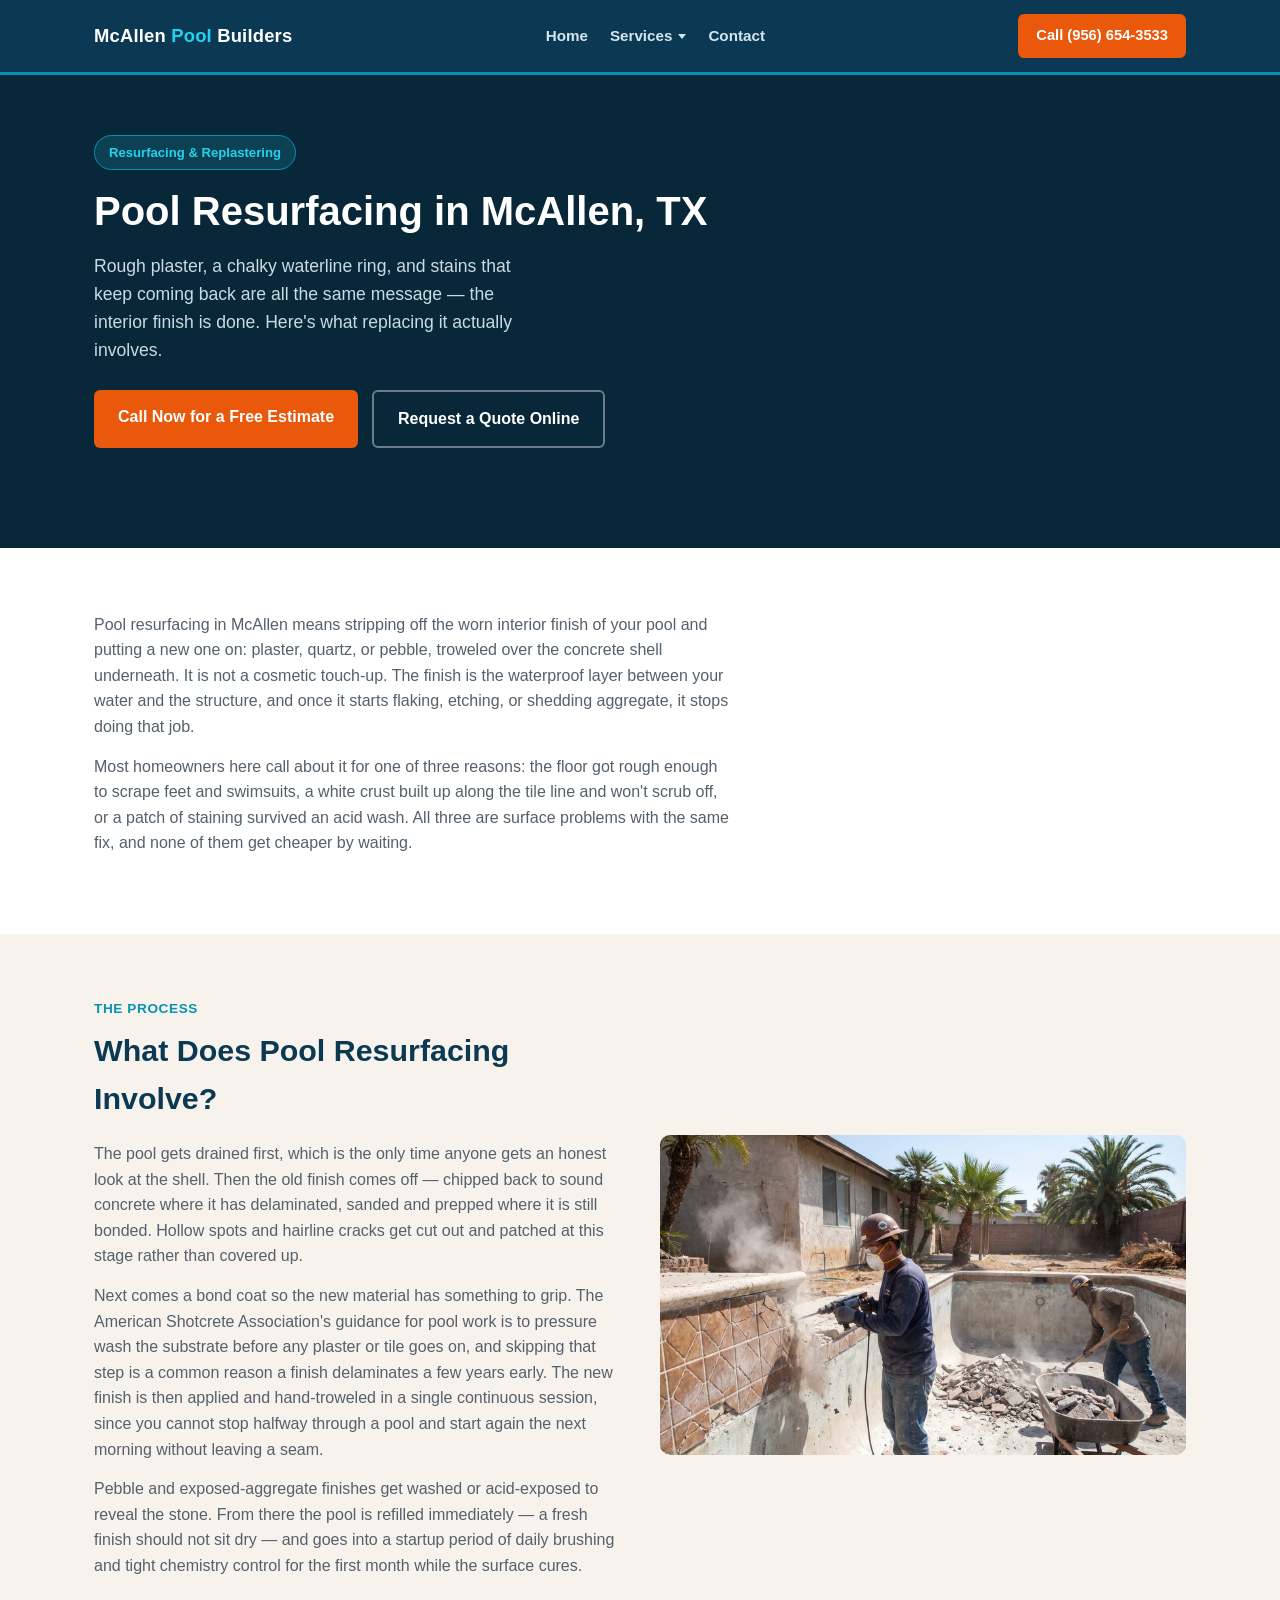
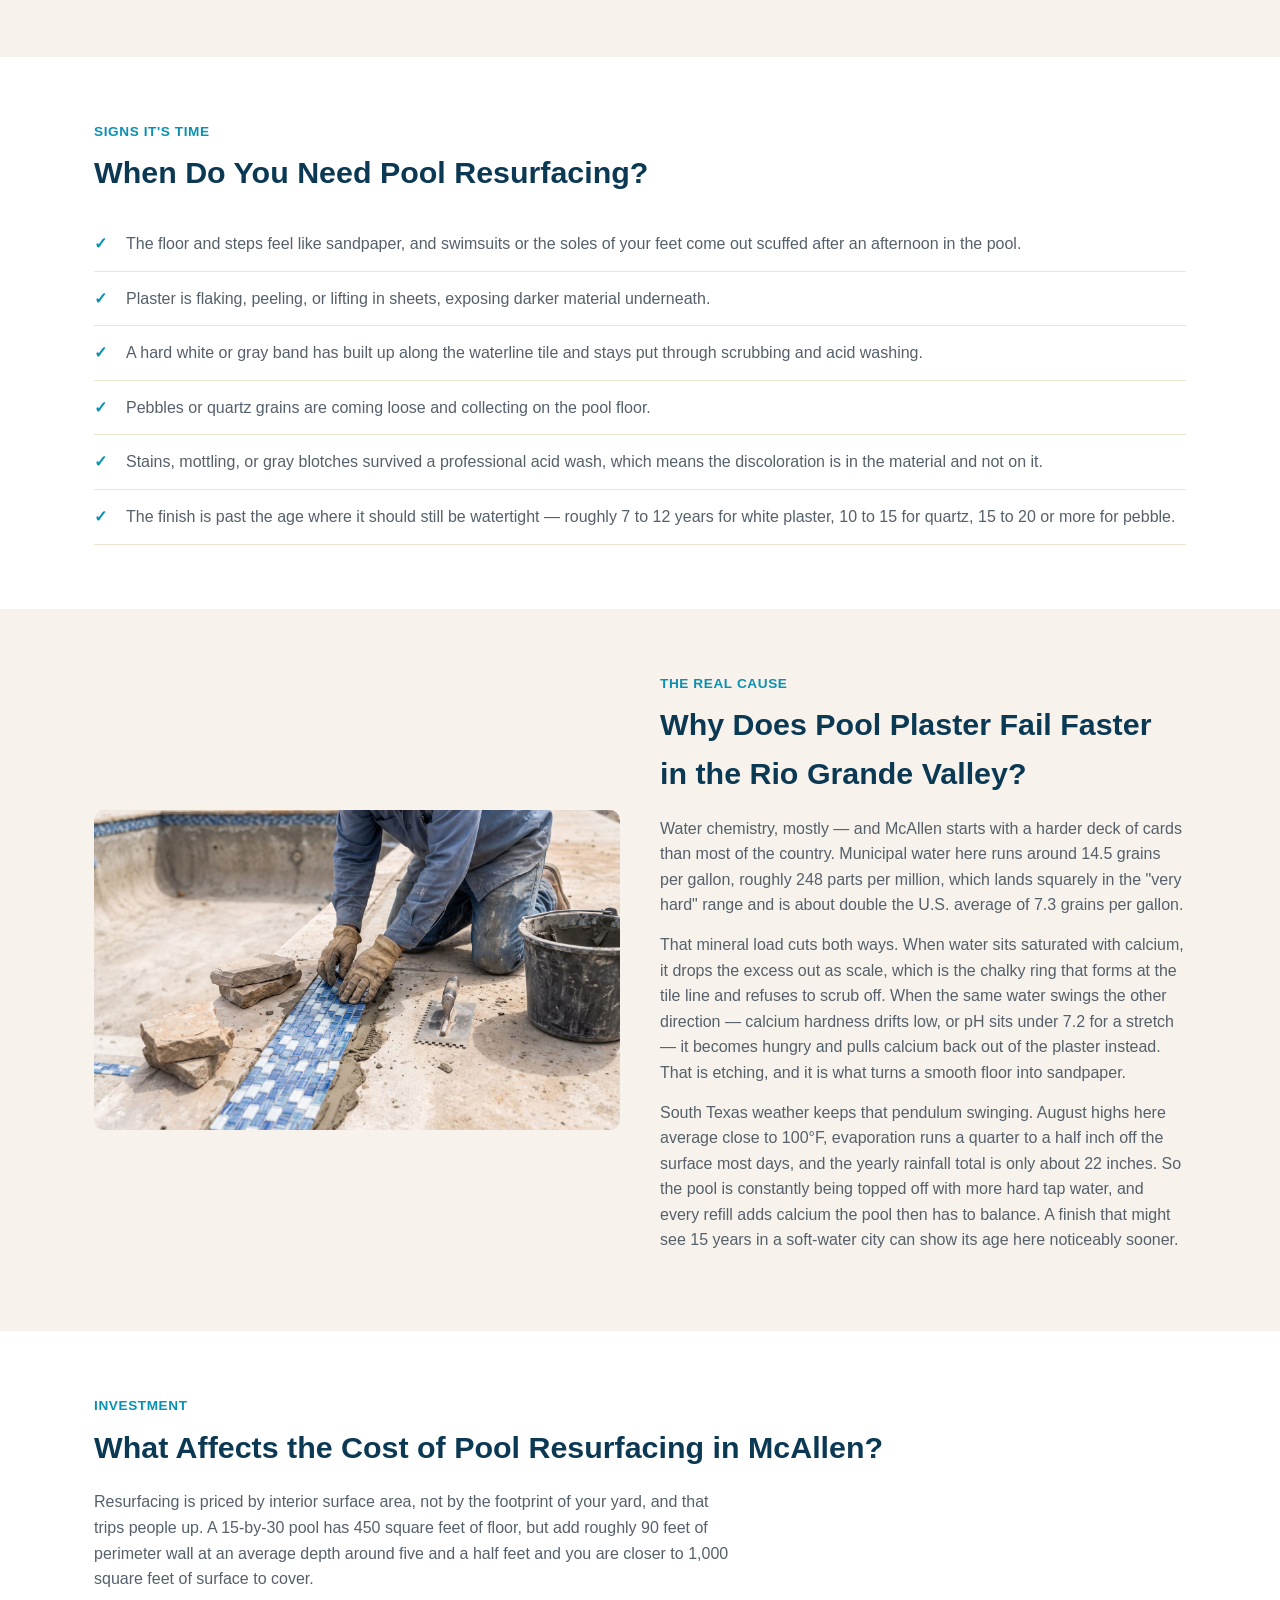
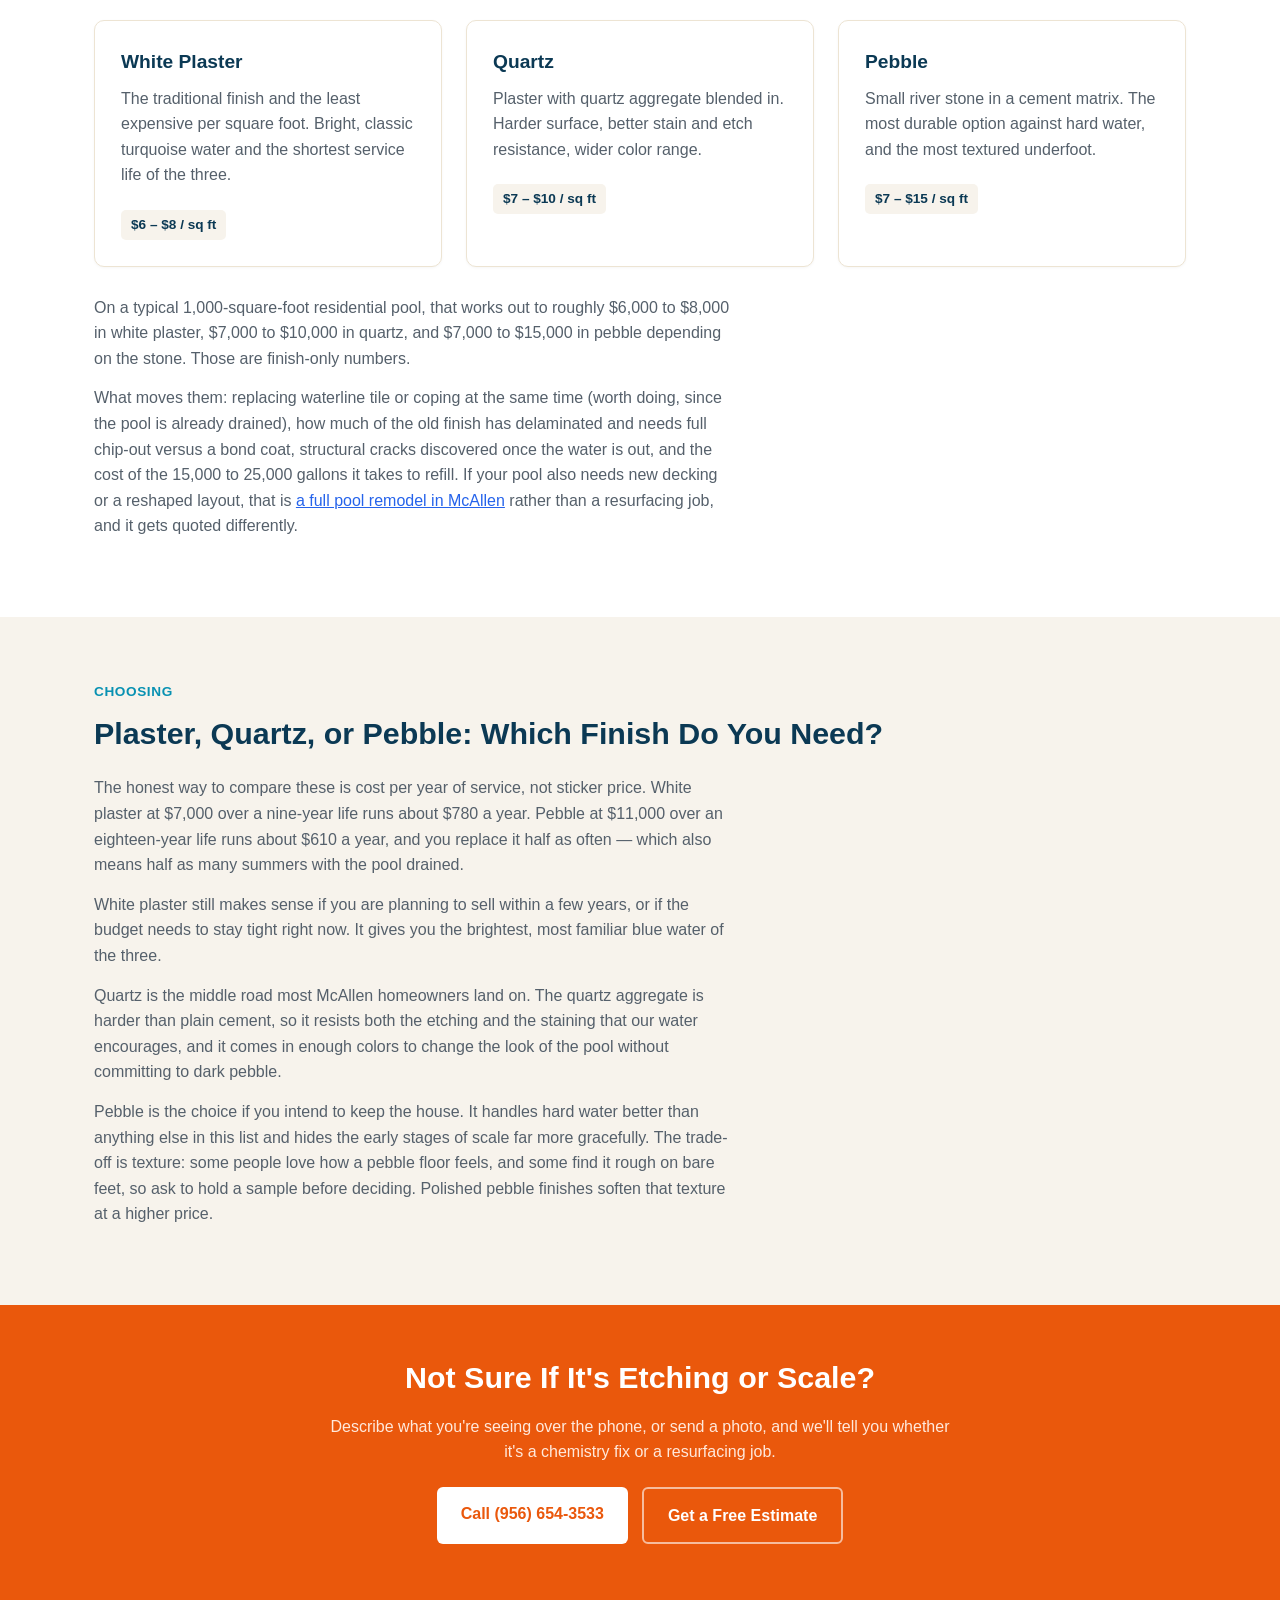
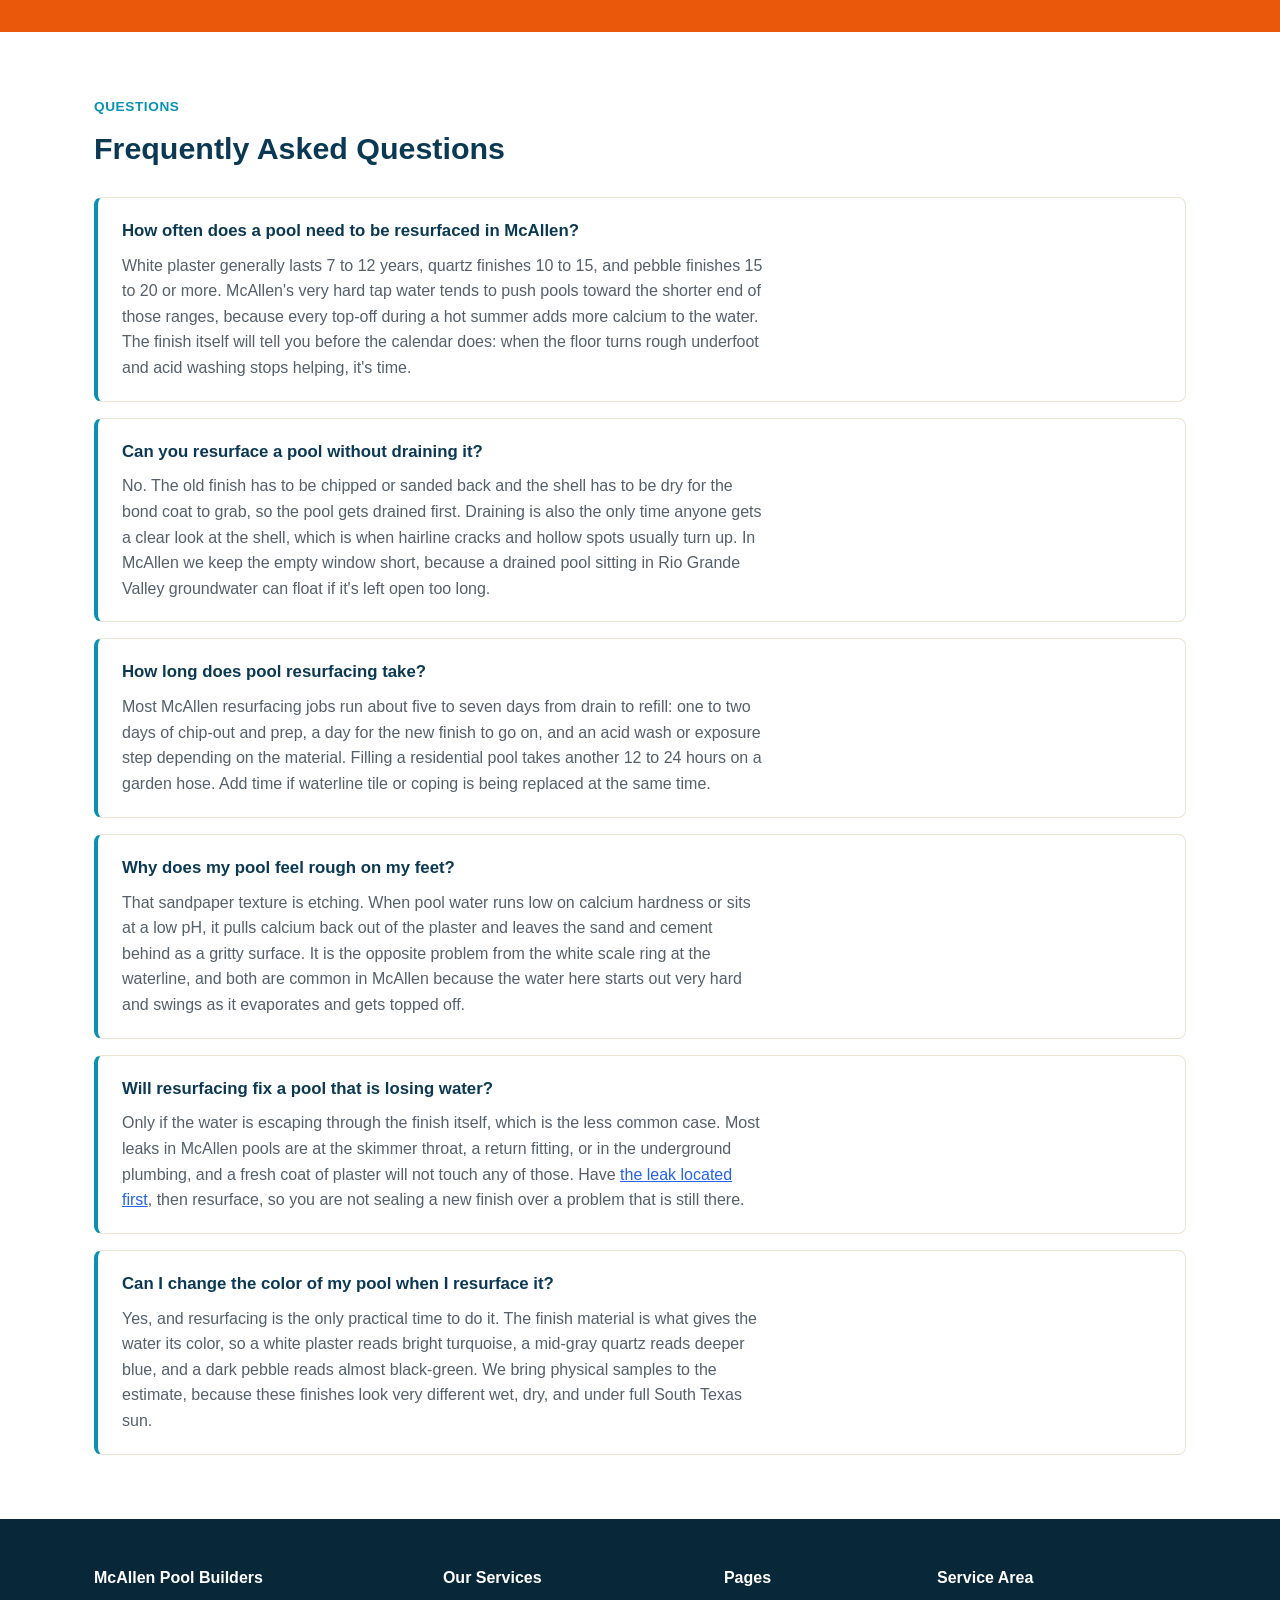
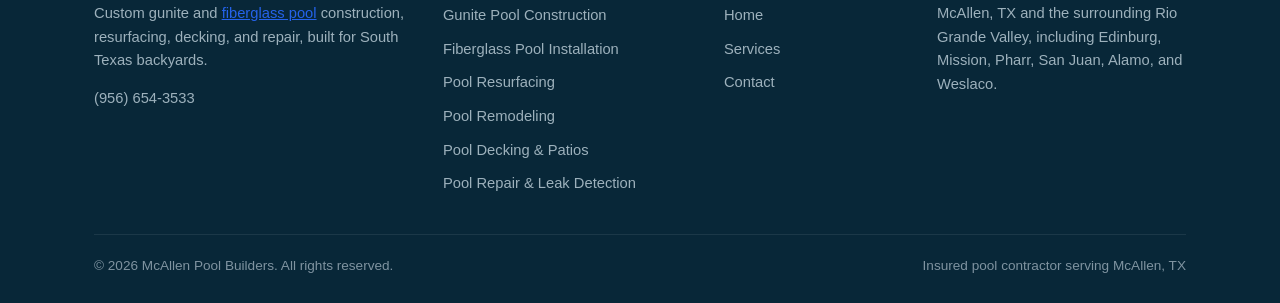
<file: pool-resurfacing-mcallen.html>
<!DOCTYPE html>

<html lang="en">
<head>
<link href="https://www.mcallenpoolbuilders.com/pool-resurfacing-mcallen.html" rel="canonical"/>
<meta charset="utf-8"/>
<meta content="width=device-width, initial-scale=1.0" name="viewport"/>
<title>Pool Resurfacing in McAllen, TX | Replastering</title>
<meta content="Pool resurfacing and replastering in McAllen, TX. Plaster, quartz, and pebble finishes chosen to survive Rio Grande Valley hard water. Free on-site estimate." name="description"/>
<link href="styles.css" rel="stylesheet"/>
<script type="application/ld+json">
{
  "@context": "https://schema.org",
  "@type": "LocalBusiness",
  "name": "McAllen Pool Builders",
  "telephone": "+19566543533",
  "address": {
    "@type": "PostalAddress",
    "addressLocality": "McAllen",
    "addressRegion": "TX",
    "addressCountry": "US"
  },
  "areaServed": "McAllen, TX",
  "description": "Pool resurfacing and replastering in McAllen, TX",
  "openingHours": "Mo-Fr 08:00-18:00"
}
</script>
<script type="application/ld+json">
{
  "@context": "https://schema.org",
  "@type": "FAQPage",
  "mainEntity": [
    {
      "@type": "Question",
      "name": "How often does a pool need to be resurfaced in McAllen?",
      "acceptedAnswer": { "@type": "Answer", "text": "White plaster generally lasts 7 to 12 years, quartz finishes 10 to 15, and pebble finishes 15 to 20 or more. McAllen's very hard tap water tends to push pools toward the shorter end of those ranges, because every top-off during a hot summer adds more calcium to the water. The finish itself will tell you before the calendar does: when the floor turns rough underfoot and acid washing stops helping, it's time." }
    },
    {
      "@type": "Question",
      "name": "Can you resurface a pool without draining it?",
      "acceptedAnswer": { "@type": "Answer", "text": "No. The old finish has to be chipped or sanded back and the shell has to be dry for the bond coat to grab, so the pool gets drained first. Draining is also the only time anyone gets a clear look at the shell, which is when hairline cracks and hollow spots usually turn up. In McAllen we keep the empty window short, because a drained pool sitting in Rio Grande Valley groundwater can float if it's left open too long." }
    },
    {
      "@type": "Question",
      "name": "How long does pool resurfacing take?",
      "acceptedAnswer": { "@type": "Answer", "text": "Most McAllen resurfacing jobs run about five to seven days from drain to refill: one to two days of chip-out and prep, a day for the new finish to go on, and an acid wash or exposure step depending on the material. Filling a residential pool takes another 12 to 24 hours on a garden hose. Add time if waterline tile or coping is being replaced at the same time." }
    },
    {
      "@type": "Question",
      "name": "Why does my pool feel rough on my feet?",
      "acceptedAnswer": { "@type": "Answer", "text": "That sandpaper texture is etching. When pool water runs low on calcium hardness or sits at a low pH, it pulls calcium back out of the plaster and leaves the sand and cement behind as a gritty surface. It is the opposite problem from the white scale ring at the waterline, and both are common in McAllen because the water here starts out very hard and swings as it evaporates and gets topped off." }
    },
    {
      "@type": "Question",
      "name": "Will resurfacing fix a pool that is losing water?",
      "acceptedAnswer": { "@type": "Answer", "text": "Only if the water is escaping through the finish itself, which is the less common case. Most leaks in McAllen pools are at the skimmer throat, a return fitting, or in the underground plumbing, and a fresh coat of plaster will not touch any of those. Have the leak located first, then resurface, so you are not sealing a new finish over a problem that is still there." }
    },
    {
      "@type": "Question",
      "name": "Can I change the color of my pool when I resurface it?",
      "acceptedAnswer": { "@type": "Answer", "text": "Yes, and resurfacing is the only practical time to do it. The finish material is what gives the water its color, so a white plaster reads bright turquoise, a mid-gray quartz reads deeper blue, and a dark pebble reads almost black-green. We bring physical samples to the estimate, because these finishes look very different wet, dry, and under full South Texas sun." }
    }
  ]
}
</script>
</head>
<body>
<nav class="site-nav">
<div class="nav-inner">
<a class="nav-logo" href="/">McAllen <span>Pool</span> Builders</a>
<ul class="nav-links">
<li><a href="/">Home</a></li>
<li class="has-dropdown">
<a href="services.html">Services</a>
<div class="dropdown-menu">
<ul class="dropdown-menu-list">
<li><a href="gunite-pool-construction-mcallen.html">Gunite Pool Construction</a></li>
<li><a href="fiberglass-pool-installation-mcallen.html">Fiberglass Pool Installation</a></li>
<li><a href="pool-resurfacing-mcallen.html">Pool Resurfacing &amp; Replastering</a></li>
<li><a href="pool-remodeling-mcallen.html">Pool Remodeling</a></li>
<li><a href="pool-decking-mcallen.html">Pool Decking &amp; Patios</a></li>
<li><a href="pool-leak-detection-mcallen.html">Pool Repair &amp; Leak Detection</a></li>
</ul>
</div>
</li>
<li><a href="contact.html">Contact</a></li>
</ul>
<a class="nav-cta" href="tel:+19566543533">Call (956) 654-3533</a>
</div>
</nav>
<header class="hero" style="padding-bottom: 60px;">
<div class="container">
<span class="hero-badge">Resurfacing &amp; Replastering</span>
<h1>Pool Resurfacing in McAllen, TX</h1>
<p class="lead">Rough plaster, a chalky waterline ring, and stains that keep coming back are all the same message — the interior finish is done. Here's what replacing it actually involves.</p>
<div class="hero-ctas" style="margin-top:26px;">
<a class="btn btn-primary" href="tel:+19566543533">Call Now for a Free Estimate</a>
<a class="btn btn-secondary" href="contact.html">Request a Quote Online</a>
</div>
</div>
</header>
<section class="section-white">
<div class="container">
<p>Pool resurfacing in McAllen means stripping off the worn interior finish of your pool and putting a new one on: plaster, quartz, or pebble, troweled over the concrete shell underneath. It is not a cosmetic touch-up. The finish is the waterproof layer between your water and the structure, and once it starts flaking, etching, or shedding aggregate, it stops doing that job.</p>
<p>Most homeowners here call about it for one of three reasons: the floor got rough enough to scrape feet and swimsuits, a white crust built up along the tile line and won't scrub off, or a patch of staining survived an acid wash. All three are surface problems with the same fix, and none of them get cheaper by waiting.</p>
</div>
</section>
<section class="section-sand">
<div class="container two-col">
<div>
<span class="eyebrow">The Process</span>
<h2>What Does Pool Resurfacing Involve?</h2>
<p>The pool gets drained first, which is the only time anyone gets an honest look at the shell. Then the old finish comes off — chipped back to sound concrete where it has delaminated, sanded and prepped where it is still bonded. Hollow spots and hairline cracks get cut out and patched at this stage rather than covered up.</p>
<p>Next comes a bond coat so the new material has something to grip. The American Shotcrete Association's guidance for pool work is to pressure wash the substrate before any plaster or tile goes on, and skipping that step is a common reason a finish delaminates a few years early. The new finish is then applied and hand-troweled in a single continuous session, since you cannot stop halfway through a pool and start again the next morning without leaving a seam.</p>
<p>Pebble and exposed-aggregate finishes get washed or acid-exposed to reveal the stone. From there the pool is refilled immediately — a fresh finish should not sit dry — and goes into a startup period of daily brushing and tight chemistry control for the first month while the surface cures.</p>
</div>
<div>
<img alt="Crew chipping off failed plaster before resurfacing a McAllen swimming pool" src="images/pool-remodeling-demolition-mcallen.jpg" width="1600" height="1073" fetchpriority="high" decoding="async"/>
</div>
</div>
</section>
<section class="section-white">
<div class="container">
<span class="eyebrow">Signs It's Time</span>
<h2>When Do You Need Pool Resurfacing?</h2>
<ul class="trigger-list">
<li>The floor and steps feel like sandpaper, and swimsuits or the soles of your feet come out scuffed after an afternoon in the pool.</li>
<li>Plaster is flaking, peeling, or lifting in sheets, exposing darker material underneath.</li>
<li>A hard white or gray band has built up along the waterline tile and stays put through scrubbing and acid washing.</li>
<li>Pebbles or quartz grains are coming loose and collecting on the pool floor.</li>
<li>Stains, mottling, or gray blotches survived a professional acid wash, which means the discoloration is in the material and not on it.</li>
<li>The finish is past the age where it should still be watertight — roughly 7 to 12 years for white plaster, 10 to 15 for quartz, 15 to 20 or more for pebble.</li>
</ul>
</div>
</section>
<section class="section-sand">
<div class="container two-col">
<div>
<img alt="Pool builder setting fresh waterline tile after resurfacing a pool in McAllen" src="images/pool-tile-coping-install-mcallen.jpg" width="1600" height="1073" loading="lazy" decoding="async"/>
</div>
<div>
<span class="eyebrow">The Real Cause</span>
<h2>Why Does Pool Plaster Fail Faster in the Rio Grande Valley?</h2>
<p>Water chemistry, mostly — and McAllen starts with a harder deck of cards than most of the country. Municipal water here runs around 14.5 grains per gallon, roughly 248 parts per million, which lands squarely in the "very hard" range and is about double the U.S. average of 7.3 grains per gallon.</p>
<p>That mineral load cuts both ways. When water sits saturated with calcium, it drops the excess out as scale, which is the chalky ring that forms at the tile line and refuses to scrub off. When the same water swings the other direction — calcium hardness drifts low, or pH sits under 7.2 for a stretch — it becomes hungry and pulls calcium back out of the plaster instead. That is etching, and it is what turns a smooth floor into sandpaper.</p>
<p>South Texas weather keeps that pendulum swinging. August highs here average close to 100°F, evaporation runs a quarter to a half inch off the surface most days, and the yearly rainfall total is only about 22 inches. So the pool is constantly being topped off with more hard tap water, and every refill adds calcium the pool then has to balance. A finish that might see 15 years in a soft-water city can show its age here noticeably sooner.</p>
</div>
</div>
</section>
<section class="section-white">
<div class="container">
<span class="eyebrow">Investment</span>
<h2>What Affects the Cost of Pool Resurfacing in McAllen?</h2>
<p>Resurfacing is priced by interior surface area, not by the footprint of your yard, and that trips people up. A 15-by-30 pool has 450 square feet of floor, but add roughly 90 feet of perimeter wall at an average depth around five and a half feet and you are closer to 1,000 square feet of surface to cover.</p>
<div class="card-grid" style="margin-bottom:28px;">
<div class="card">
<h3>White Plaster</h3>
<p>The traditional finish and the least expensive per square foot. Bright, classic turquoise water and the shortest service life of the three.</p>
<span class="price">$6 – $8 / sq ft</span>
</div>
<div class="card">
<h3>Quartz</h3>
<p>Plaster with quartz aggregate blended in. Harder surface, better stain and etch resistance, wider color range.</p>
<span class="price">$7 – $10 / sq ft</span>
</div>
<div class="card">
<h3>Pebble</h3>
<p>Small river stone in a cement matrix. The most durable option against hard water, and the most textured underfoot.</p>
<span class="price">$7 – $15 / sq ft</span>
</div>
</div>
<p>On a typical 1,000-square-foot residential pool, that works out to roughly $6,000 to $8,000 in white plaster, $7,000 to $10,000 in quartz, and $7,000 to $15,000 in pebble depending on the stone. Those are finish-only numbers.</p>
<p>What moves them: replacing waterline tile or coping at the same time (worth doing, since the pool is already drained), how much of the old finish has delaminated and needs full chip-out versus a bond coat, structural cracks discovered once the water is out, and the cost of the 15,000 to 25,000 gallons it takes to refill. If your pool also needs new decking or a reshaped layout, that is <a href="pool-remodeling-mcallen.html" style="color: #2563eb; text-decoration: underline;">a full pool remodel in McAllen</a> rather than a resurfacing job, and it gets quoted differently.</p>
</div>
</section>
<section class="section-sand">
<div class="container">
<span class="eyebrow">Choosing</span>
<h2>Plaster, Quartz, or Pebble: Which Finish Do You Need?</h2>
<p>The honest way to compare these is cost per year of service, not sticker price. White plaster at $7,000 over a nine-year life runs about $780 a year. Pebble at $11,000 over an eighteen-year life runs about $610 a year, and you replace it half as often — which also means half as many summers with the pool drained.</p>
<p>White plaster still makes sense if you are planning to sell within a few years, or if the budget needs to stay tight right now. It gives you the brightest, most familiar blue water of the three.</p>
<p>Quartz is the middle road most McAllen homeowners land on. The quartz aggregate is harder than plain cement, so it resists both the etching and the staining that our water encourages, and it comes in enough colors to change the look of the pool without committing to dark pebble.</p>
<p>Pebble is the choice if you intend to keep the house. It handles hard water better than anything else in this list and hides the early stages of scale far more gracefully. The trade-off is texture: some people love how a pebble floor feels, and some find it rough on bare feet, so ask to hold a sample before deciding. Polished pebble finishes soften that texture at a higher price.</p>
</div>
</section>
<section class="cta-banner">
<div class="container">
<h2>Not Sure If It's Etching or Scale?</h2>
<p>Describe what you're seeing over the phone, or send a photo, and we'll tell you whether it's a chemistry fix or a resurfacing job.</p>
<div class="hero-ctas" style="justify-content:center;">
<a class="btn" href="tel:+19566543533" style="background:#fff;color:#ea580c;">Call (956) 654-3533</a>
<a class="btn btn-secondary" href="contact.html">Get a Free Estimate</a>
</div>
</div>
</section>
<section class="section-white">
<div class="container">
<span class="eyebrow">Questions</span>
<h2>Frequently Asked Questions</h2>
<div class="faq-grid">
<div class="faq-card">
<h3>How often does a pool need to be resurfaced in McAllen?</h3>
<p>White plaster generally lasts 7 to 12 years, quartz finishes 10 to 15, and pebble finishes 15 to 20 or more. McAllen's very hard tap water tends to push pools toward the shorter end of those ranges, because every top-off during a hot summer adds more calcium to the water. The finish itself will tell you before the calendar does: when the floor turns rough underfoot and acid washing stops helping, it's time.</p>
</div>
<div class="faq-card">
<h3>Can you resurface a pool without draining it?</h3>
<p>No. The old finish has to be chipped or sanded back and the shell has to be dry for the bond coat to grab, so the pool gets drained first. Draining is also the only time anyone gets a clear look at the shell, which is when hairline cracks and hollow spots usually turn up. In McAllen we keep the empty window short, because a drained pool sitting in Rio Grande Valley groundwater can float if it's left open too long.</p>
</div>
<div class="faq-card">
<h3>How long does pool resurfacing take?</h3>
<p>Most McAllen resurfacing jobs run about five to seven days from drain to refill: one to two days of chip-out and prep, a day for the new finish to go on, and an acid wash or exposure step depending on the material. Filling a residential pool takes another 12 to 24 hours on a garden hose. Add time if waterline tile or coping is being replaced at the same time.</p>
</div>
<div class="faq-card">
<h3>Why does my pool feel rough on my feet?</h3>
<p>That sandpaper texture is etching. When pool water runs low on calcium hardness or sits at a low pH, it pulls calcium back out of the plaster and leaves the sand and cement behind as a gritty surface. It is the opposite problem from the white scale ring at the waterline, and both are common in McAllen because the water here starts out very hard and swings as it evaporates and gets topped off.</p>
</div>
<div class="faq-card">
<h3>Will resurfacing fix a pool that is losing water?</h3>
<p>Only if the water is escaping through the finish itself, which is the less common case. Most leaks in McAllen pools are at the skimmer throat, a return fitting, or in the underground plumbing, and a fresh coat of plaster will not touch any of those. Have <a href="pool-leak-detection-mcallen.html" style="color: #2563eb; text-decoration: underline;">the leak located first</a>, then resurface, so you are not sealing a new finish over a problem that is still there.</p>
</div>
<div class="faq-card">
<h3>Can I change the color of my pool when I resurface it?</h3>
<p>Yes, and resurfacing is the only practical time to do it. The finish material is what gives the water its color, so a white plaster reads bright turquoise, a mid-gray quartz reads deeper blue, and a dark pebble reads almost black-green. We bring physical samples to the estimate, because these finishes look very different wet, dry, and under full South Texas sun.</p>
</div>
</div>
</div>
</section>
<footer>
<div class="container">
<div class="footer-grid">
<div>
<h4>McAllen Pool Builders</h4>
<p>Custom gunite and <a href="fiberglass-pool-installation-mcallen.html" style="color: #2563eb; text-decoration: underline;">fiberglass pool</a> construction, resurfacing, decking, and repair, built for South Texas backyards.</p>
<p><a href="tel:+19566543533">(956) 654-3533</a></p>
</div>
<div>
<h4>Our Services</h4>
<ul>
<li><a href="gunite-pool-construction-mcallen.html">Gunite Pool Construction</a></li>
<li><a href="fiberglass-pool-installation-mcallen.html">Fiberglass Pool Installation</a></li>
<li><a href="pool-resurfacing-mcallen.html">Pool Resurfacing</a></li>
<li><a href="pool-remodeling-mcallen.html">Pool Remodeling</a></li>
<li><a href="pool-decking-mcallen.html">Pool Decking &amp; Patios</a></li>
<li><a href="pool-leak-detection-mcallen.html">Pool Repair &amp; Leak Detection</a></li>
</ul>
</div>
<div>
<h4>Pages</h4>
<ul>
<li><a href="/">Home</a></li>
<li><a href="services.html">Services</a></li>
<li><a href="contact.html">Contact</a></li>
</ul>
</div>
<div>
<h4>Service Area</h4>
<p>McAllen, TX and the surrounding Rio Grande Valley, including Edinburg, Mission, Pharr, San Juan, Alamo, and Weslaco.</p>
</div>
</div>
<div class="footer-bottom">
<span>© 2026 McAllen Pool Builders. All rights reserved.</span>
<span>Insured pool contractor serving McAllen, TX</span>
</div>
</div>
</footer>
</body>
</html>
</file>
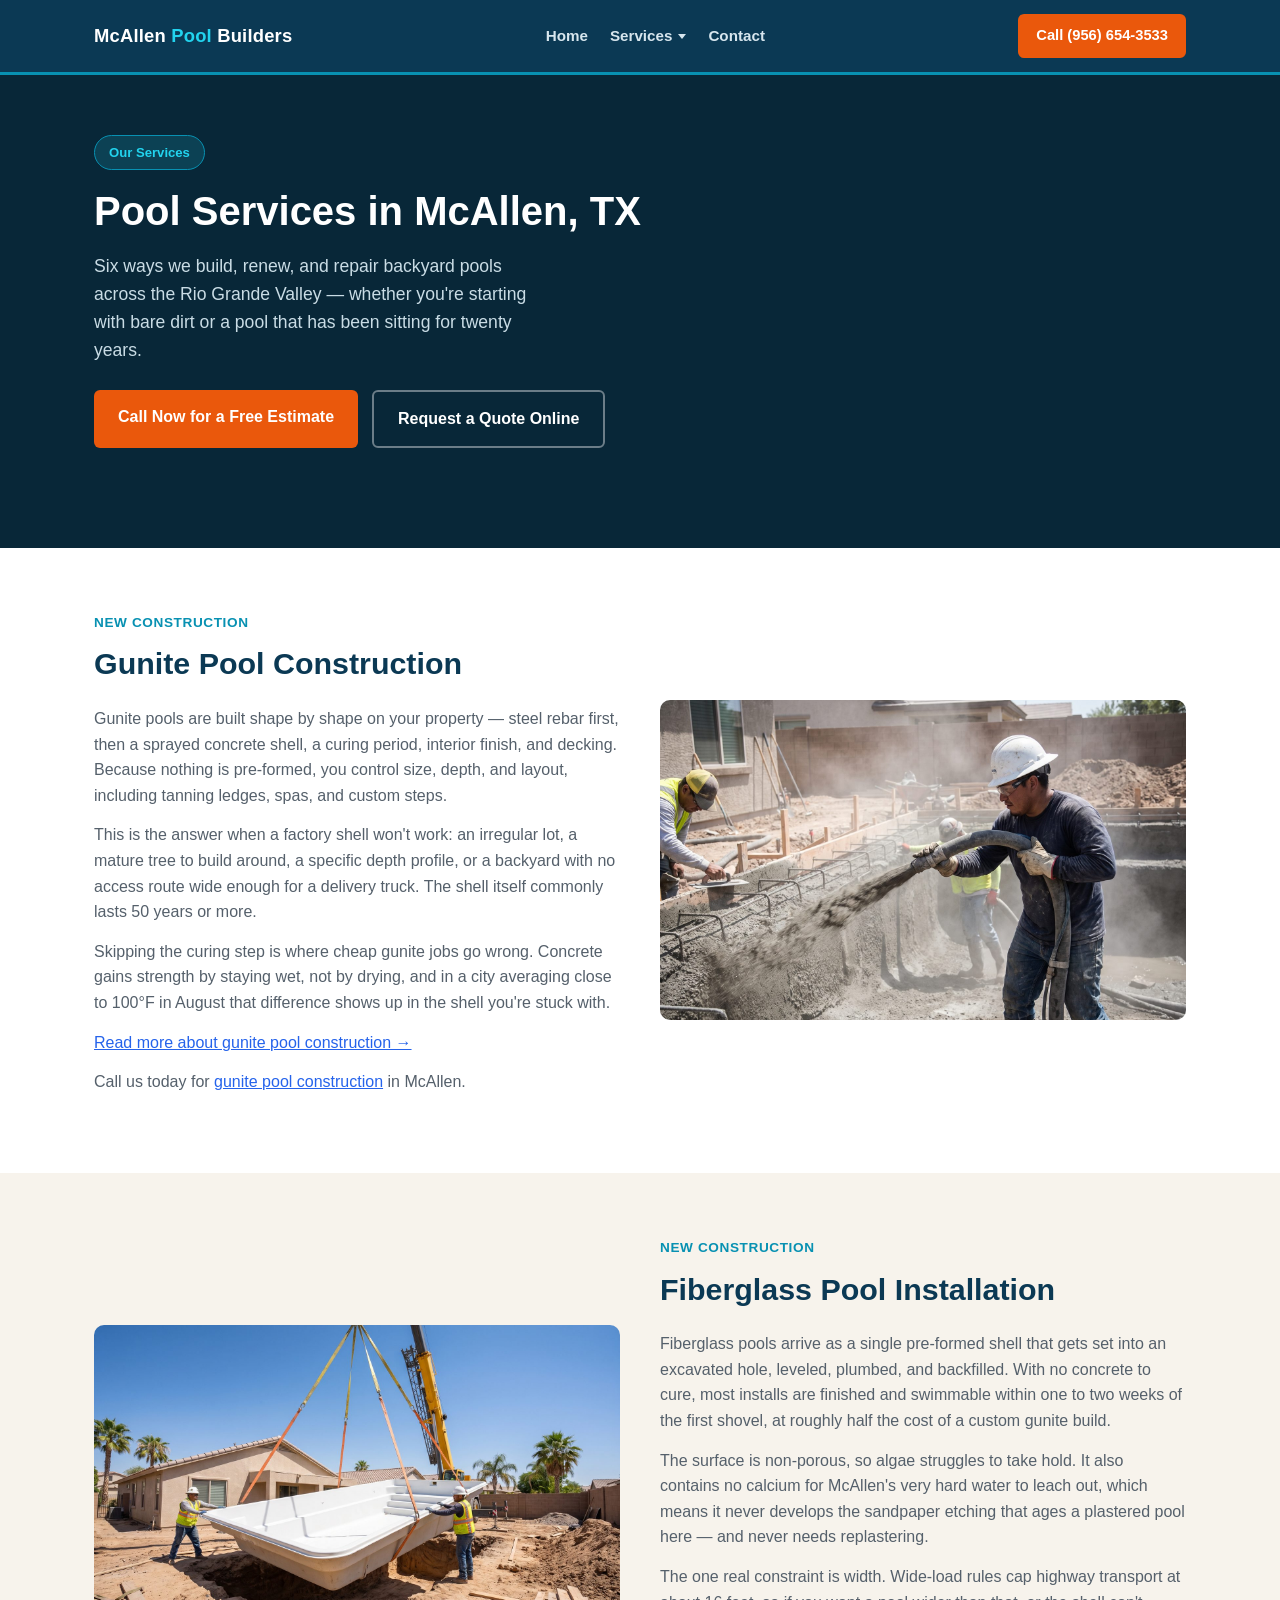
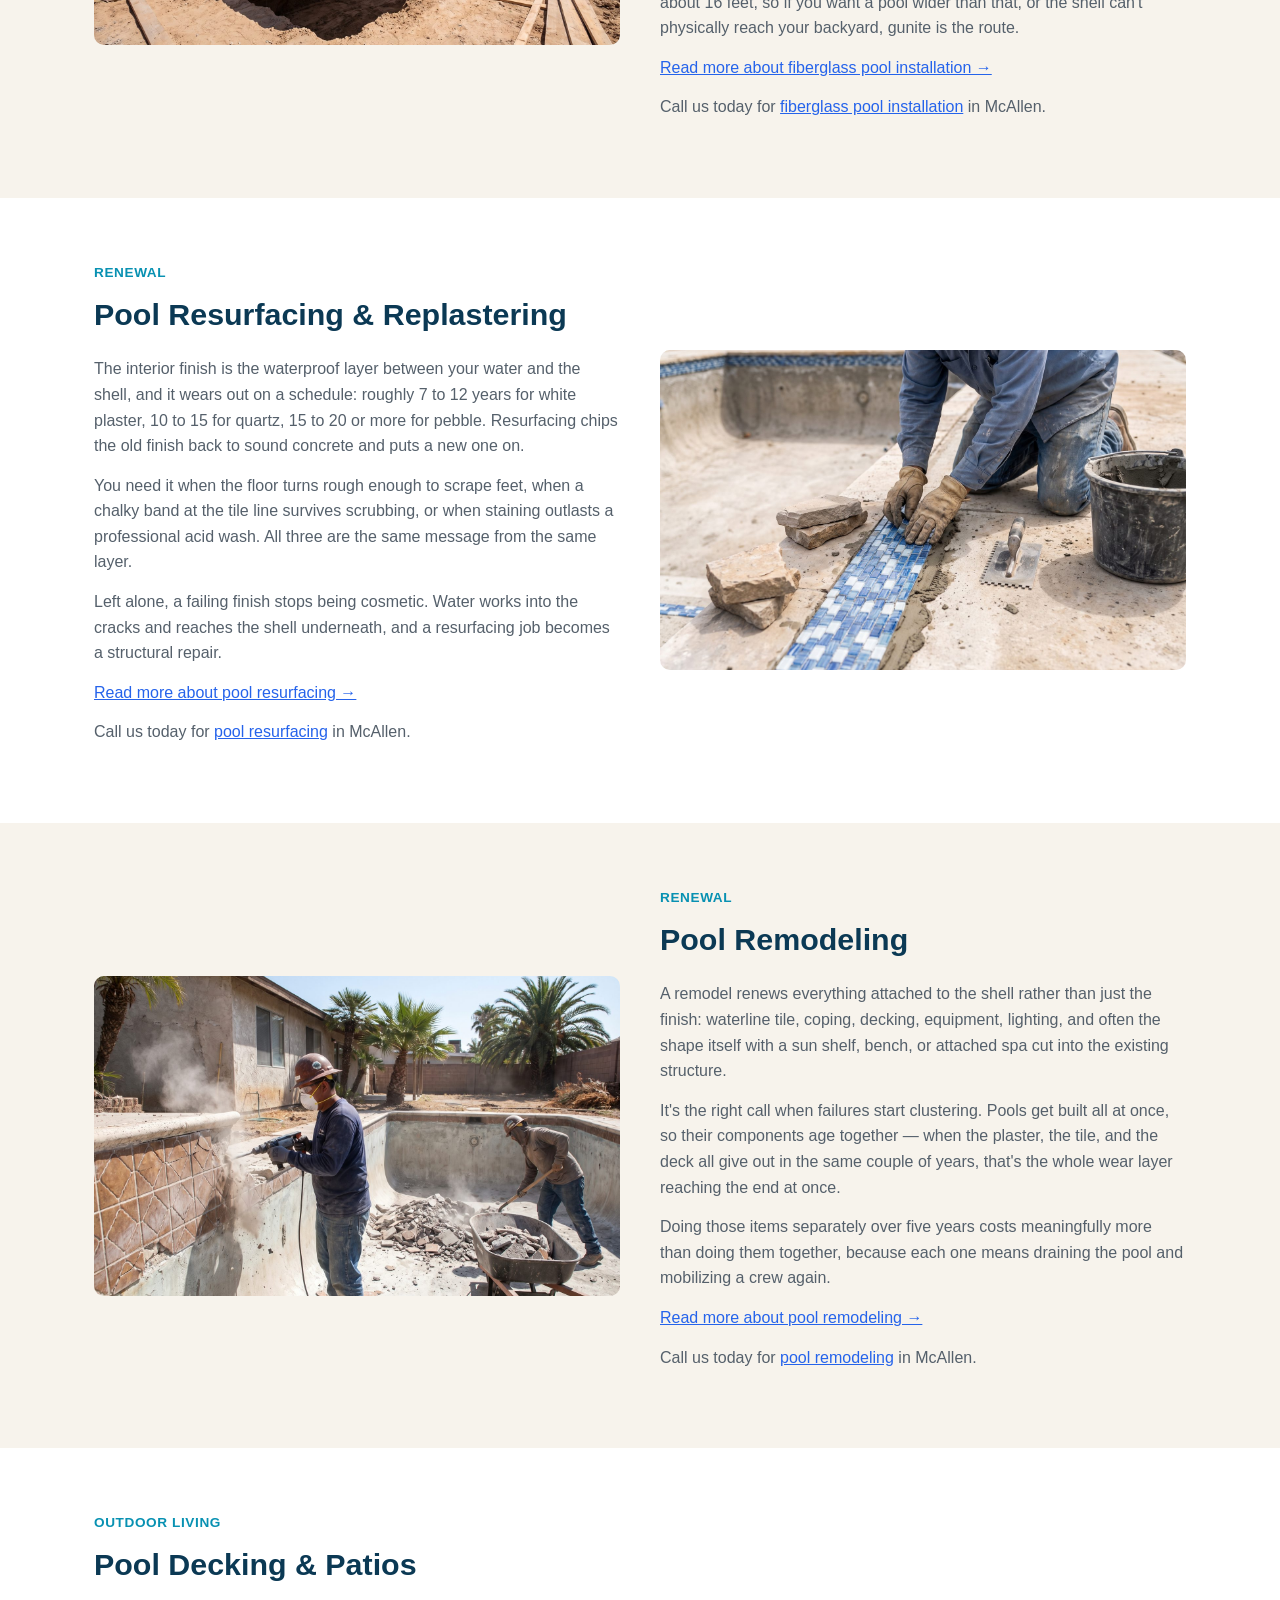
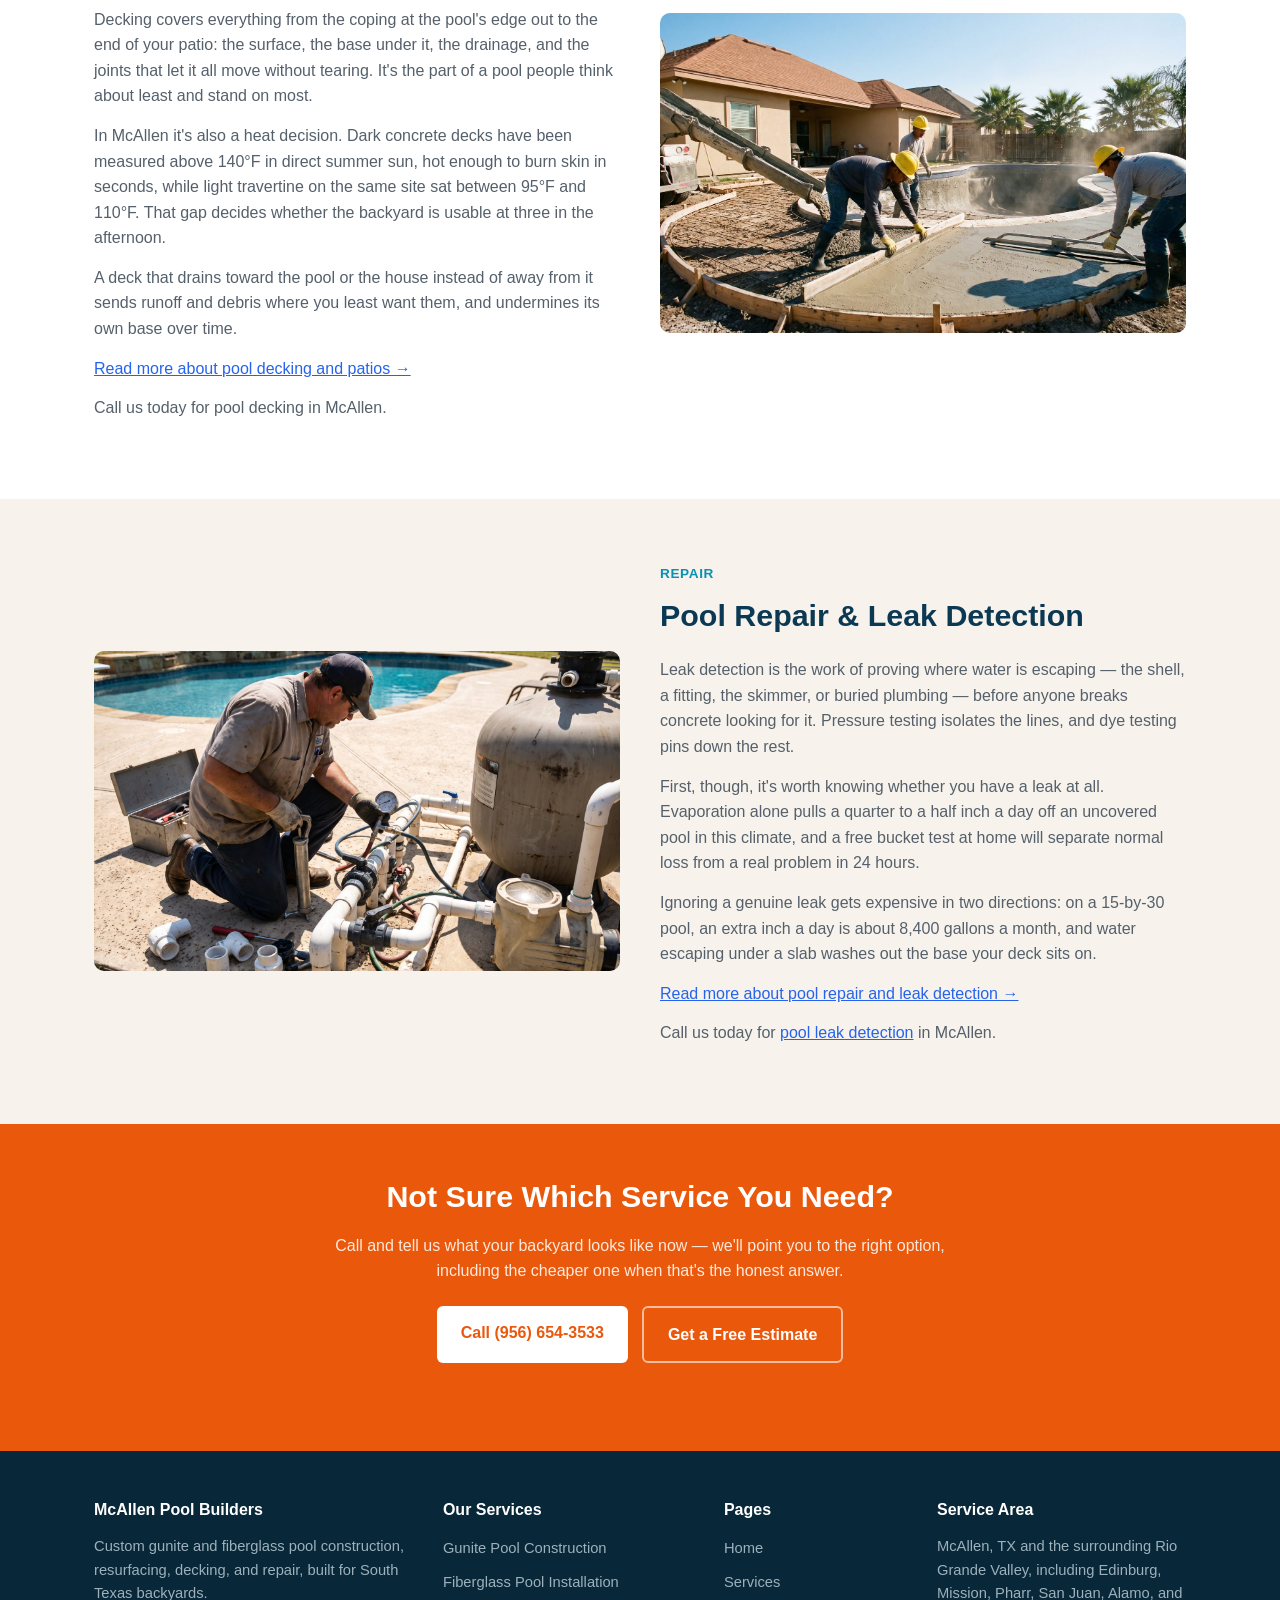
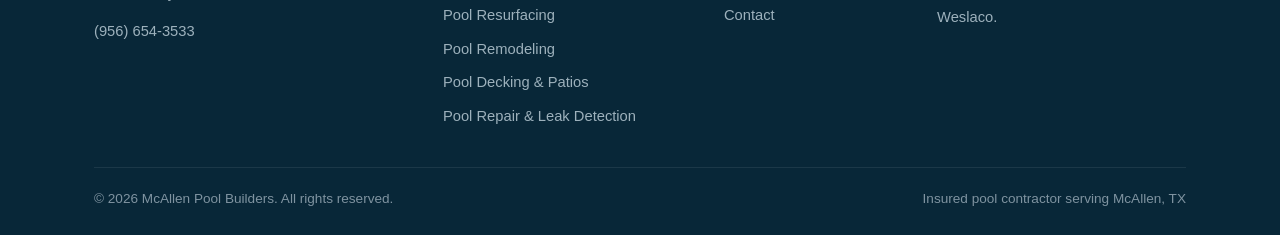
<file: services.html>
<!DOCTYPE html>

<html lang="en">
<head>
<link href="https://www.mcallenpoolbuilders.com/services.html" rel="canonical"/>
<meta charset="utf-8"/>
<meta content="width=device-width, initial-scale=1.0" name="viewport"/>
<title>Pool Services in McAllen, TX | Build &amp; Repair</title>
<meta content="Pool building, resurfacing, remodeling, decking, and leak detection in McAllen, TX. Six services, one crew, and a free on-site estimate on any of them." name="description"/>
<link href="styles.css" rel="stylesheet"/>
<script type="application/ld+json">
{
  "@context": "https://schema.org",
  "@type": "LocalBusiness",
  "name": "McAllen Pool Builders",
  "telephone": "+19566543533",
  "address": {
    "@type": "PostalAddress",
    "addressLocality": "McAllen",
    "addressRegion": "TX",
    "addressCountry": "US"
  },
  "areaServed": "McAllen, TX",
  "description": "Custom gunite and fiberglass pool builder in McAllen, TX",
  "openingHours": "Mo-Fr 08:00-18:00"
}
</script>
<script type="application/ld+json">
{
  "@context": "https://schema.org",
  "@type": "Service",
  "serviceType": "Pool Construction, Resurfacing, Remodeling, Decking, and Repair",
  "areaServed": "McAllen, TX",
  "provider": { "@type": "LocalBusiness", "name": "McAllen Pool Builders" }
}
</script>
</head>
<body>
<nav class="site-nav">
<div class="nav-inner">
<a class="nav-logo" href="/">McAllen <span>Pool</span> Builders</a>
<ul class="nav-links">
<li><a href="/">Home</a></li>
<li class="has-dropdown">
<a href="services.html">Services</a>
<div class="dropdown-menu">
<ul class="dropdown-menu-list">
<li><a href="gunite-pool-construction-mcallen.html">Gunite Pool Construction</a></li>
<li><a href="fiberglass-pool-installation-mcallen.html">Fiberglass Pool Installation</a></li>
<li><a href="pool-resurfacing-mcallen.html">Pool Resurfacing &amp; Replastering</a></li>
<li><a href="pool-remodeling-mcallen.html">Pool Remodeling</a></li>
<li><a href="pool-decking-mcallen.html">Pool Decking &amp; Patios</a></li>
<li><a href="pool-leak-detection-mcallen.html">Pool Repair &amp; Leak Detection</a></li>
</ul>
</div>
</li>
<li><a href="contact.html">Contact</a></li>
</ul>
<a class="nav-cta" href="tel:+19566543533">Call (956) 654-3533</a>
</div>
</nav>
<header class="hero" style="padding-bottom: 60px;">
<div class="container">
<span class="hero-badge">Our Services</span>
<h1>Pool Services in McAllen, TX</h1>
<p class="lead">Six ways we build, renew, and repair backyard pools across the Rio Grande Valley — whether you're starting with bare dirt or a pool that has been sitting for twenty years.</p>
<div class="hero-ctas" style="margin-top:26px;">
<a class="btn btn-primary" href="tel:+19566543533">Call Now for a Free Estimate</a>
<a class="btn btn-secondary" href="contact.html">Request a Quote Online</a>
</div>
</div>
</header>
<section class="section-white">
<div class="container two-col">
<div>
<span class="eyebrow">New Construction</span>
<h2>Gunite Pool Construction</h2>
<p>Gunite pools are built shape by shape on your property — steel rebar first, then a sprayed concrete shell, a curing period, interior finish, and decking. Because nothing is pre-formed, you control size, depth, and layout, including tanning ledges, spas, and custom steps.</p>
<p>This is the answer when a factory shell won't work: an irregular lot, a mature tree to build around, a specific depth profile, or a backyard with no access route wide enough for a delivery truck. The shell itself commonly lasts 50 years or more.</p>
<p>Skipping the curing step is where cheap gunite jobs go wrong. Concrete gains strength by staying wet, not by drying, and in a city averaging close to 100°F in August that difference shows up in the shell you're stuck with.</p>
<p><a href="gunite-pool-construction-mcallen.html" style="color: #2563eb; text-decoration: underline;">Read more about gunite pool construction →</a></p>
<p>Call us today for <a href="gunite-pool-construction-mcallen.html" style="color: #2563eb; text-decoration: underline;">gunite pool construction</a> in McAllen.</p>
</div>
<div>
<img alt="Pool contractors spraying gunite to form a custom pool shell in McAllen, TX" src="images/pool-contractor-spraying-gunite-mcallen.jpg" width="1600" height="1073" loading="lazy" decoding="async"/>
</div>
</div>
</section>
<section class="section-sand">
<div class="container two-col">
<div style="order:2;">
<span class="eyebrow">New Construction</span>
<h2>Fiberglass Pool Installation</h2>
<p>Fiberglass pools arrive as a single pre-formed shell that gets set into an excavated hole, leveled, plumbed, and backfilled. With no concrete to cure, most installs are finished and swimmable within one to two weeks of the first shovel, at roughly half the cost of a custom gunite build.</p>
<p>The surface is non-porous, so algae struggles to take hold. It also contains no calcium for McAllen's very hard water to leach out, which means it never develops the sandpaper etching that ages a plastered pool here — and never needs replastering.</p>
<p>The one real constraint is width. Wide-load rules cap highway transport at about 16 feet, so if you want a pool wider than that, or the shell can't physically reach your backyard, gunite is the route.</p>
<p><a href="fiberglass-pool-installation-mcallen.html" style="color: #2563eb; text-decoration: underline;">Read more about fiberglass pool installation →</a></p>
<p>Call us today for <a href="fiberglass-pool-installation-mcallen.html" style="color: #2563eb; text-decoration: underline;">fiberglass pool installation</a> in McAllen.</p>
</div>
<div style="order:1;">
<img alt="Crane setting a fiberglass pool shell into an excavated McAllen backyard" src="images/fiberglass-pool-shell-install-mcallen.jpg" width="1600" height="1073" loading="lazy" decoding="async"/>
</div>
</div>
</section>
<section class="section-white">
<div class="container two-col">
<div>
<span class="eyebrow">Renewal</span>
<h2>Pool Resurfacing &amp; Replastering</h2>
<p>The interior finish is the waterproof layer between your water and the shell, and it wears out on a schedule: roughly 7 to 12 years for white plaster, 10 to 15 for quartz, 15 to 20 or more for pebble. Resurfacing chips the old finish back to sound concrete and puts a new one on.</p>
<p>You need it when the floor turns rough enough to scrape feet, when a chalky band at the tile line survives scrubbing, or when staining outlasts a professional acid wash. All three are the same message from the same layer.</p>
<p>Left alone, a failing finish stops being cosmetic. Water works into the cracks and reaches the shell underneath, and a resurfacing job becomes a structural repair.</p>
<p><a href="pool-resurfacing-mcallen.html" style="color: #2563eb; text-decoration: underline;">Read more about pool resurfacing →</a></p>
<p>Call us today for <a href="pool-resurfacing-mcallen.html" style="color: #2563eb; text-decoration: underline;">pool resurfacing</a> in McAllen.</p>
</div>
<div>
<img alt="Pool builder setting new waterline tile and coping during a McAllen pool resurfacing" src="images/pool-tile-coping-install-mcallen.jpg" width="1600" height="1073" loading="lazy" decoding="async"/>
</div>
</div>
</section>
<section class="section-sand">
<div class="container two-col">
<div style="order:2;">
<span class="eyebrow">Renewal</span>
<h2>Pool Remodeling</h2>
<p>A remodel renews everything attached to the shell rather than just the finish: waterline tile, coping, decking, equipment, lighting, and often the shape itself with a sun shelf, bench, or attached spa cut into the existing structure.</p>
<p>It's the right call when failures start clustering. Pools get built all at once, so their components age together — when the plaster, the tile, and the deck all give out in the same couple of years, that's the whole wear layer reaching the end at once.</p>
<p>Doing those items separately over five years costs meaningfully more than doing them together, because each one means draining the pool and mobilizing a crew again.</p>
<p><a href="pool-remodeling-mcallen.html" style="color: #2563eb; text-decoration: underline;">Read more about pool remodeling →</a></p>
<p>Call us today for <a href="pool-remodeling-mcallen.html" style="color: #2563eb; text-decoration: underline;">pool remodeling</a> in McAllen.</p>
</div>
<div style="order:1;">
<img alt="Pool remodeling crew chipping out old plaster and dated tile on a McAllen pool" src="images/pool-remodeling-demolition-mcallen.jpg" width="1600" height="1073" loading="lazy" decoding="async"/>
</div>
</div>
</section>
<section class="section-white">
<div class="container two-col">
<div>
<span class="eyebrow">Outdoor Living</span>
<h2>Pool Decking &amp; Patios</h2>
<p>Decking covers everything from the coping at the pool's edge out to the end of your patio: the surface, the base under it, the drainage, and the joints that let it all move without tearing. It's the part of a pool people think about least and stand on most.</p>
<p>In McAllen it's also a heat decision. Dark concrete decks have been measured above 140°F in direct summer sun, hot enough to burn skin in seconds, while light travertine on the same site sat between 95°F and 110°F. That gap decides whether the backyard is usable at three in the afternoon.</p>
<p>A deck that drains toward the pool or the house instead of away from it sends runoff and debris where you least want them, and undermines its own base over time.</p>
<p><a href="pool-decking-mcallen.html" style="color: #2563eb; text-decoration: underline;">Read more about pool decking and patios →</a></p>
<p>Call us today for pool decking in McAllen.</p>
</div>
<div>
<img alt="Concrete crew pouring and screeding a new pool deck at a McAllen home" src="images/pool-deck-concrete-pour-mcallen.jpg" width="1600" height="893" loading="lazy" decoding="async"/>
</div>
</div>
</section>
<section class="section-sand">
<div class="container two-col">
<div style="order:2;">
<span class="eyebrow">Repair</span>
<h2>Pool Repair &amp; Leak Detection</h2>
<p>Leak detection is the work of proving where water is escaping — the shell, a fitting, the skimmer, or buried plumbing — before anyone breaks concrete looking for it. Pressure testing isolates the lines, and dye testing pins down the rest.</p>
<p>First, though, it's worth knowing whether you have a leak at all. Evaporation alone pulls a quarter to a half inch a day off an uncovered pool in this climate, and a free bucket test at home will separate normal loss from a real problem in 24 hours.</p>
<p>Ignoring a genuine leak gets expensive in two directions: on a 15-by-30 pool, an extra inch a day is about 8,400 gallons a month, and water escaping under a slab washes out the base your deck sits on.</p>
<p><a href="pool-leak-detection-mcallen.html" style="color: #2563eb; text-decoration: underline;">Read more about pool repair and leak detection →</a></p>
<p>Call us today for <a href="pool-leak-detection-mcallen.html" style="color: #2563eb; text-decoration: underline;">pool leak detection</a> in McAllen.</p>
</div>
<div style="order:1;">
<img alt="Pool technician pressure testing plumbing lines to find a leak at a McAllen home" src="images/pool-leak-detection-technician-mcallen.jpg" width="1600" height="1073" loading="lazy" decoding="async"/>
</div>
</div>
</section>
<section class="cta-banner">
<div class="container">
<h2>Not Sure Which Service You Need?</h2>
<p>Call and tell us what your backyard looks like now — we'll point you to the right option, including the cheaper one when that's the honest answer.</p>
<div class="hero-ctas" style="justify-content:center;">
<a class="btn" href="tel:+19566543533" style="background:#fff;color:#ea580c;">Call (956) 654-3533</a>
<a class="btn btn-secondary" href="contact.html">Get a Free Estimate</a>
</div>
</div>
</section>
<footer>
<div class="container">
<div class="footer-grid">
<div>
<h4>McAllen Pool Builders</h4>
<p>Custom gunite and fiberglass pool construction, resurfacing, decking, and repair, built for South Texas backyards.</p>
<p><a href="tel:+19566543533">(956) 654-3533</a></p>
</div>
<div>
<h4>Our Services</h4>
<ul>
<li><a href="gunite-pool-construction-mcallen.html">Gunite Pool Construction</a></li>
<li><a href="fiberglass-pool-installation-mcallen.html">Fiberglass Pool Installation</a></li>
<li><a href="pool-resurfacing-mcallen.html">Pool Resurfacing</a></li>
<li><a href="pool-remodeling-mcallen.html">Pool Remodeling</a></li>
<li><a href="pool-decking-mcallen.html">Pool Decking &amp; Patios</a></li>
<li><a href="pool-leak-detection-mcallen.html">Pool Repair &amp; Leak Detection</a></li>
</ul>
</div>
<div>
<h4>Pages</h4>
<ul>
<li><a href="/">Home</a></li>
<li><a href="services.html">Services</a></li>
<li><a href="contact.html">Contact</a></li>
</ul>
</div>
<div>
<h4>Service Area</h4>
<p>McAllen, TX and the surrounding Rio Grande Valley, including Edinburg, Mission, Pharr, San Juan, Alamo, and Weslaco.</p>
</div>
</div>
<div class="footer-bottom">
<span>© 2026 McAllen Pool Builders. All rights reserved.</span>
<span>Insured pool contractor serving McAllen, TX</span>
</div>
</div>
</footer>
</body>
</html>
</file>
<file: styles.css>
/* McAllen Pool Builders — shared stylesheet */

:root {
  --navy: #0b3954;
  --navy-dark: #082738;
  --aqua: #0891b2;
  --aqua-light: #22d3ee;
  --sand: #f7f3ec;
  --sand-dark: #ede4d3;
  --ink: #1a2530;
  --gray: #55606b;
  --white: #ffffff;
  --orange: #ea580c;
}

* { box-sizing: border-box; margin: 0; padding: 0; }

body {
  font-family: -apple-system, BlinkMacSystemFont, "Segoe UI", Roboto, Helvetica, Arial, sans-serif;
  color: var(--ink);
  line-height: 1.6;
  background: var(--white);
}

img { max-width: 100%; display: block; }

a { color: var(--aqua); }

.container {
  max-width: 1140px;
  margin: 0 auto;
  padding: 0 24px;
}

/* ---------- Nav ---------- */
.site-nav {
  position: sticky;
  top: 0;
  z-index: 50;
  background: var(--navy);
  border-bottom: 3px solid var(--aqua);
}

.nav-inner {
  max-width: 1140px;
  margin: 0 auto;
  padding: 14px 24px;
  display: flex;
  align-items: center;
  justify-content: space-between;
  gap: 16px;
}

.nav-logo {
  color: var(--white);
  font-weight: 800;
  font-size: 1.15rem;
  text-decoration: none;
  letter-spacing: 0.2px;
}

.nav-logo span { color: var(--aqua-light); }

.nav-links {
  display: flex;
  gap: 22px;
  list-style: none;
}

.nav-links li { position: relative; }

.nav-links a {
  color: #d7e6ee;
  text-decoration: none;
  font-weight: 600;
  font-size: 0.95rem;
}

.nav-links a:hover { color: var(--aqua-light); }

/* ---------- Services dropdown ---------- */
.has-dropdown > a {
  display: inline-flex;
  align-items: center;
  gap: 6px;
}

.has-dropdown > a::after {
  content: "";
  width: 0;
  height: 0;
  border-left: 4px solid transparent;
  border-right: 4px solid transparent;
  border-top: 5px solid currentColor;
}

/* Transparent hit-area bridge: padding-top (not margin-top) keeps the gap
   between the nav bar and the menu inside the element's own hoverable box,
   so the pointer can travel down into the menu without dropping :hover. */
.dropdown-menu {
  display: none;
  position: absolute;
  top: 100%;
  left: -20px;
  padding-top: 14px;
  min-width: 270px;
  z-index: 200;
}

.has-dropdown:hover .dropdown-menu,
.has-dropdown:focus-within .dropdown-menu {
  display: block;
}

.dropdown-menu-list {
  list-style: none;
  background: var(--navy);
  border: 1px solid rgba(255, 255, 255, 0.12);
  border-top: 3px solid var(--aqua);
  padding: 8px 0;
  box-shadow: 0 10px 24px rgba(0, 0, 0, 0.28);
}

.dropdown-menu-list li + li { border-top: 1px solid rgba(255, 255, 255, 0.12); }

.dropdown-menu-list a {
  display: block;
  padding: 11px 20px;
  color: #d7e6ee;
  font-size: 0.9rem;
  font-weight: 500;
  white-space: nowrap;
}

.dropdown-menu-list a:hover {
  background: #14496b;
  color: #ffffff;
}

.nav-cta {
  background: var(--orange);
  color: var(--white) !important;
  padding: 10px 18px;
  border-radius: 6px;
  font-weight: 700;
  text-decoration: none;
  white-space: nowrap;
  font-size: 0.92rem;
}

.nav-cta:hover { background: #c2410c; }

/* ---------- Hero ---------- */
.hero {
  background: var(--navy-dark);
  color: var(--white);
  padding: 60px 0 0;
}

.hero-grid {
  display: grid;
  grid-template-columns: 1.05fr 0.95fr;
  gap: 40px;
  align-items: center;
}

.hero-badge {
  display: inline-block;
  background: rgba(34, 211, 238, 0.15);
  border: 1px solid var(--aqua);
  color: var(--aqua-light);
  padding: 6px 14px;
  border-radius: 999px;
  font-size: 0.82rem;
  font-weight: 700;
  margin-bottom: 18px;
}

.hero h1 {
  font-size: 2.5rem;
  line-height: 1.15;
  margin-bottom: 18px;
}

.hero p.lead {
  font-size: 1.1rem;
  color: #c9dce5;
  margin-bottom: 26px;
  max-width: 46ch;
}

.hero-ctas { display: flex; gap: 14px; flex-wrap: wrap; margin-bottom: 40px; }

.btn {
  display: inline-block;
  padding: 14px 24px;
  border-radius: 6px;
  font-weight: 700;
  text-decoration: none;
  font-size: 1rem;
}

.btn-primary { background: var(--orange); color: var(--white); }
.btn-primary:hover { background: #c2410c; }

.btn-secondary {
  background: transparent;
  color: var(--white);
  border: 2px solid rgba(255,255,255,0.4);
}
.btn-secondary:hover { border-color: var(--aqua-light); color: var(--aqua-light); }

.hero-image img {
  border-radius: 10px;
  width: 100%;
  height: 380px;
  object-fit: cover;
}

/* ---------- Sections ---------- */
section { padding: 64px 0; }
.section-white { background: var(--white); }
.section-sand { background: var(--sand); }

h2 {
  font-size: 1.9rem;
  color: var(--navy);
  margin-bottom: 18px;
}

h3 { font-size: 1.2rem; color: var(--navy); margin-bottom: 10px; }

p { margin-bottom: 14px; color: var(--gray); max-width: 72ch; }

.two-col {
  display: grid;
  grid-template-columns: 1fr 1fr;
  gap: 40px;
  align-items: center;
}

.two-col img { border-radius: 10px; height: 320px; width: 100%; object-fit: cover; }

/* ---------- Cards ---------- */
.card-grid {
  display: grid;
  grid-template-columns: repeat(3, 1fr);
  gap: 24px;
  margin-top: 28px;
}

.card {
  background: var(--white);
  border: 1px solid var(--sand-dark);
  border-radius: 10px;
  padding: 26px;
  box-shadow: 0 1px 3px rgba(0,0,0,0.04);
}

.card h3 { margin-bottom: 8px; }

.card .price {
  display: inline-block;
  background: var(--sand);
  color: var(--navy);
  font-weight: 700;
  padding: 4px 10px;
  border-radius: 5px;
  font-size: 0.85rem;
  margin-top: 8px;
}

/* ---------- Trigger list ---------- */
.trigger-list { list-style: none; margin-top: 20px; }
.trigger-list li {
  padding: 14px 0 14px 32px;
  position: relative;
  border-bottom: 1px solid var(--sand-dark);
  color: var(--gray);
}
.trigger-list li::before {
  content: "\2713";
  position: absolute;
  left: 0;
  top: 14px;
  color: var(--aqua);
  font-weight: 700;
}

/* ---------- FAQ flashcards ---------- */
.faq-grid { display: grid; gap: 16px; margin-top: 24px; }

.faq-card {
  background: var(--white);
  border: 1px solid var(--sand-dark);
  border-left: 4px solid var(--aqua);
  border-radius: 8px;
  padding: 20px 24px;
}

.faq-card h3 { font-size: 1.05rem; margin-bottom: 8px; }
.faq-card p { margin-bottom: 0; }

/* ---------- CTA banner ---------- */
.cta-banner {
  background: var(--orange);
  color: var(--white);
  text-align: center;
  padding: 48px 0;
}

.cta-banner h2 { color: var(--white); margin-bottom: 12px; }
.cta-banner p { color: #ffe9dc; margin: 0 auto 22px; }
.cta-banner .btn-secondary { border-color: rgba(255,255,255,0.6); }

/* ---------- Footer ---------- */
footer {
  background: var(--navy-dark);
  color: #b9c9d2;
  padding: 46px 0 26px;
}

.footer-grid {
  display: grid;
  grid-template-columns: 1.4fr 1.1fr 0.8fr 1.1fr;
  gap: 32px;
  margin-bottom: 30px;
}

footer h4 { color: var(--white); margin-bottom: 12px; font-size: 1rem; }
footer p { color: #9db1bc; font-size: 0.92rem; }
footer a { color: #9db1bc; text-decoration: none; font-size: 0.92rem; }
footer a:hover { color: var(--aqua-light); }
footer ul { list-style: none; }
footer li { margin-bottom: 8px; }

.footer-bottom {
  border-top: 1px solid rgba(255,255,255,0.08);
  padding-top: 20px;
  font-size: 0.85rem;
  color: #7f93a0;
  display: flex;
  justify-content: space-between;
  flex-wrap: wrap;
  gap: 10px;
}

/* ---------- Forms ---------- */
.form-group { margin-bottom: 18px; }
.form-group label { display: block; font-weight: 600; margin-bottom: 6px; color: var(--navy); }
.form-group input, .form-group select, .form-group textarea {
  width: 100%;
  padding: 12px 14px;
  border: 1px solid #cfd8de;
  border-radius: 6px;
  font-size: 1rem;
  font-family: inherit;
}
.form-group textarea { min-height: 110px; resize: vertical; }

/* ---------- Utility ---------- */
.section-header { max-width: 62ch; margin-bottom: 8px; }
.eyebrow {
  color: var(--aqua);
  font-weight: 700;
  font-size: 0.85rem;
  letter-spacing: 0.6px;
  text-transform: uppercase;
  margin-bottom: 6px;
  display: block;
}

/* ---------- Responsive ---------- */
@media (max-width: 1040px) {
  .footer-grid { grid-template-columns: 1fr 1fr; }
}

@media (max-width: 860px) {
  .hero-grid, .two-col { grid-template-columns: 1fr; }
  .hero-image { order: -1; }
  .card-grid { grid-template-columns: 1fr; }
  .footer-grid { grid-template-columns: 1fr; }
  .hero h1 { font-size: 2rem; }

  /* Nav wraps onto its own row instead of disappearing. The hover dropdown is
     pointless on touch, so it is switched off here; the footer carries a
     direct link to every service page on small screens. */
  .nav-inner {
    flex-wrap: wrap;
    justify-content: center;
    gap: 12px;
  }
  .nav-links {
    order: 3;
    width: 100%;
    flex-wrap: wrap;
    justify-content: center;
    gap: 18px;
  }
  .nav-links a { font-size: 0.9rem; }
  .dropdown-menu { display: none !important; }
  .has-dropdown > a::after { display: none; }
}
</file>
